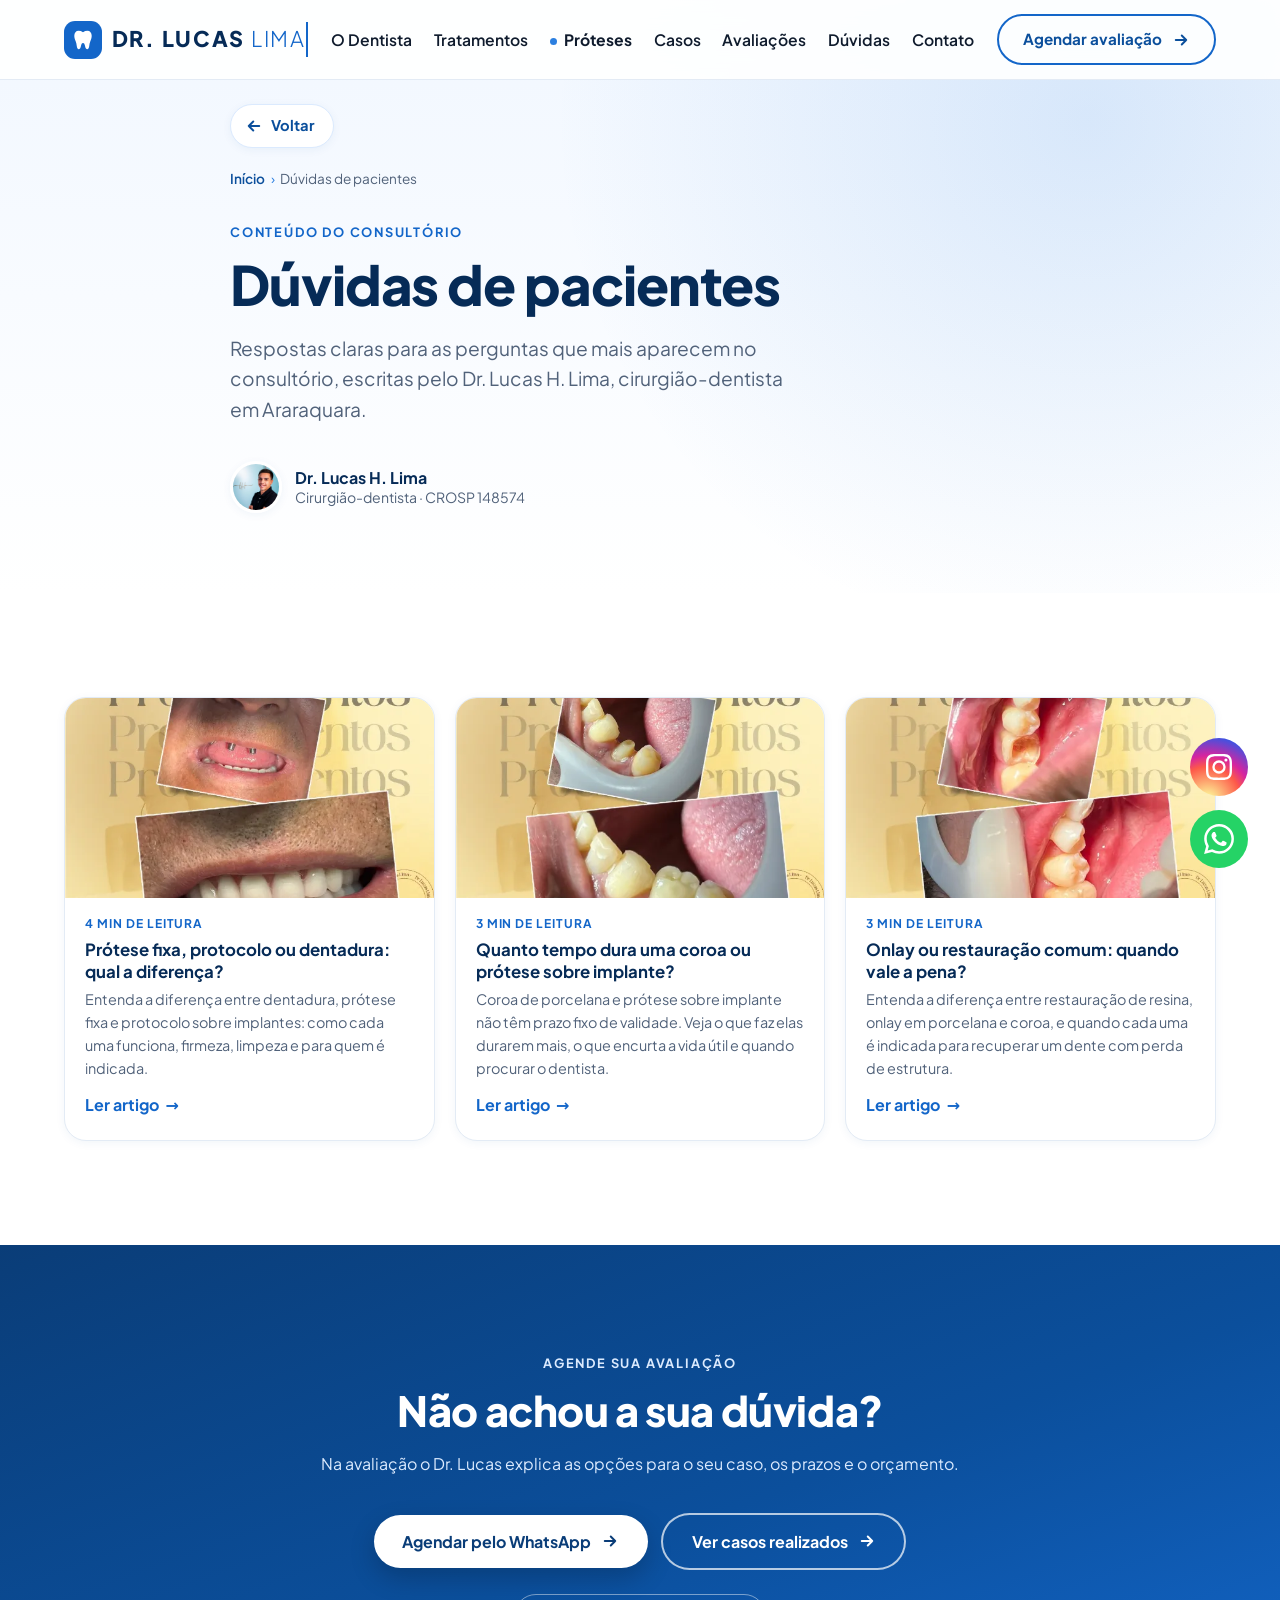
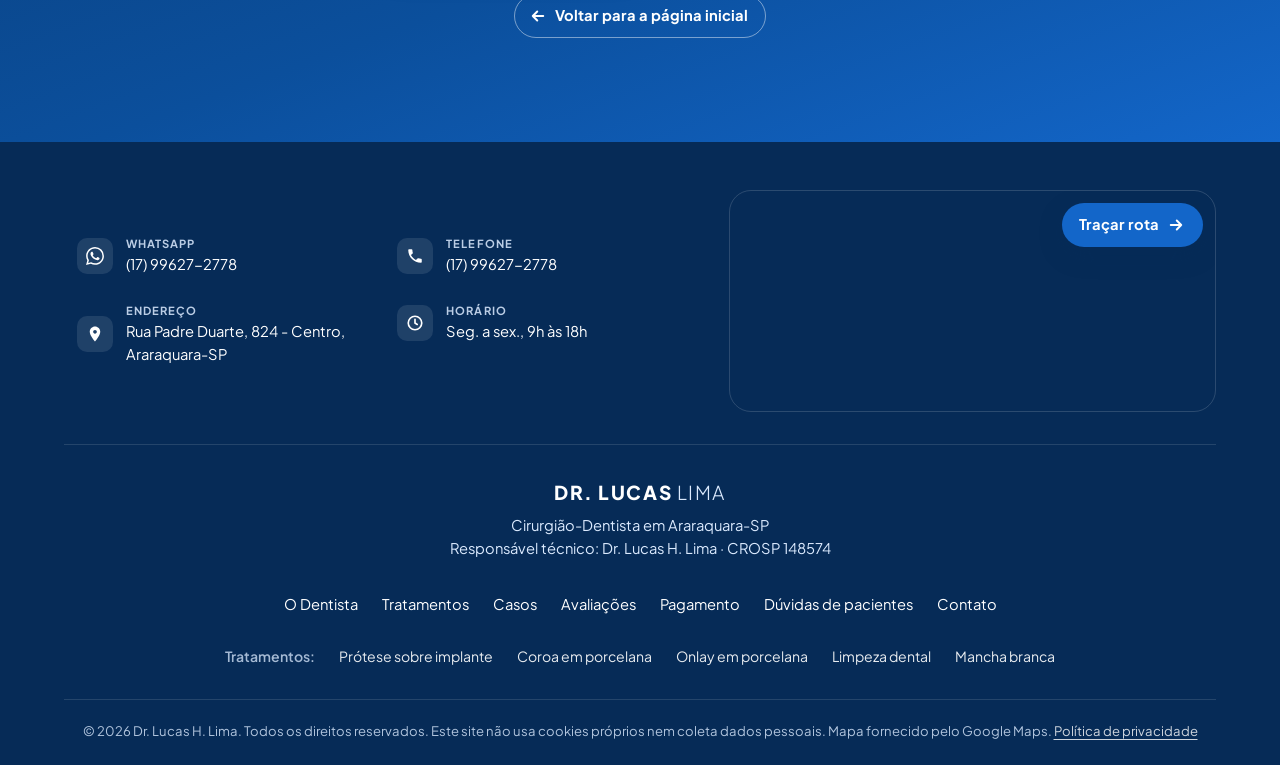
<file: duvidas/index.html>
<!DOCTYPE html>
<html lang="pt-BR">

<head>
    <meta charset="UTF-8">
    <meta name="viewport" content="width=device-width, initial-scale=1.0, viewport-fit=cover">
    <meta http-equiv="Content-Security-Policy"
        content="default-src 'self'; script-src 'self' https://cloud.umami.is; style-src 'self'; font-src 'self'; img-src 'self' data: https://images.unsplash.com; frame-src https://www.google.com; connect-src 'self' https://cloud.umami.is https://api-gateway.umami.dev; object-src 'none'; base-uri 'self'; form-action 'none'; upgrade-insecure-requests">
    <meta name="referrer" content="strict-origin-when-cross-origin">

    <title>Dúvidas de Pacientes | Dr. Lucas H. Lima – Dentista em Araraquara</title>
    <meta name="description"
        content="Respostas do Dr. Lucas H. Lima, dentista em Araraquara, para as dúvidas mais comuns sobre prótese, implante, coroa, onlay e cuidados com os dentes.">
    <meta name="robots" content="noindex, nofollow">
    <link rel="canonical" href="https://www.drlucaslima.com.br/duvidas/">
    <meta name="author" content="Dr. Lucas H. Lima">
    <meta name="theme-color" content="#0b4f9c">
    <meta name="geo.region" content="BR-SP">
    <meta name="geo.placename" content="Araraquara">

    <meta property="og:type" content="website">
    <meta property="og:locale" content="pt_BR">
    <meta property="og:site_name" content="Dr. Lucas H. Lima – Dentista em Araraquara">
    <meta property="og:title" content="Dúvidas de Pacientes">
    <meta property="og:description" content="Respostas do Dr. Lucas H. Lima, dentista em Araraquara, para as dúvidas mais comuns sobre prótese, implante, coroa, onlay e cuidados com os dentes.">
    <meta property="og:url" content="https://www.drlucaslima.com.br/duvidas/">
    <meta property="og:image" content="https://www.drlucaslima.com.br/img/dr-lucas-lima-dentista-araraquara.jpg">
    <meta name="twitter:card" content="summary_large_image">

    <link rel="icon" href="../favicon.svg" type="image/svg+xml">
    <link rel="manifest" href="../site.webmanifest">
    <link rel="preload" href="../fonts/plus-jakarta-sans-latin.woff2" as="font" type="font/woff2" crossorigin>
    <link rel="stylesheet" href="../styles.css">
    <script src="../script.js" defer></script>

    <script type="application/ld+json">
{
  "@context": "https://schema.org",
  "@graph": [
    {
      "@type": "CollectionPage",
      "@id": "https://www.drlucaslima.com.br/duvidas/#pagina",
      "url": "https://www.drlucaslima.com.br/duvidas/",
      "name": "Dúvidas de pacientes",
      "inLanguage": "pt-BR",
      "isPartOf": {
        "@id": "https://www.drlucaslima.com.br/#site"
      },
      "mainEntity": {
        "@type": "ItemList",
        "itemListElement": [
          {
            "@type": "ListItem",
            "position": 1,
            "url": "https://www.drlucaslima.com.br/duvidas/protese-fixa-protocolo-ou-dentadura/",
            "name": "Prótese fixa, protocolo ou dentadura: qual a diferença?"
          },
          {
            "@type": "ListItem",
            "position": 2,
            "url": "https://www.drlucaslima.com.br/duvidas/quanto-tempo-dura-coroa-e-protese-sobre-implante/",
            "name": "Quanto tempo dura uma coroa ou prótese sobre implante?"
          },
          {
            "@type": "ListItem",
            "position": 3,
            "url": "https://www.drlucaslima.com.br/duvidas/onlay-ou-restauracao-quando-vale-a-pena/",
            "name": "Onlay ou restauração comum: quando vale a pena?"
          }
        ]
      }
    },
    {
      "@type": "BreadcrumbList",
      "itemListElement": [
        {
          "@type": "ListItem",
          "position": 1,
          "name": "Início",
          "item": "https://www.drlucaslima.com.br/"
        },
        {
          "@type": "ListItem",
          "position": 2,
          "name": "Dúvidas de pacientes",
          "item": "https://www.drlucaslima.com.br/duvidas/"
        }
      ]
    }
  ]
}
    </script>
</head>

<body class="page-interna">
    <a class="skip-link" href="#conteudo">Pular para o conteúdo</a>

    <header class="header" id="main-header">
        <a href="../" class="logo" aria-label="Dr. Lucas Lima – início">
            <span class="logo-mark" aria-hidden="true">
                <svg viewBox="0 0 24 24" width="22" height="22" fill="currentColor">
                    <path d="M12 3.5c-1.5-1-3.2-1.5-4.8-1.5C4.3 2 2.5 4.3 2.5 7.4c0 2.3.8 4.2 1.5 6 .6 1.6 1 3.3 1.2 5.1.2 1.9.9 3.5 2.3 3.5 1.6 0 2-2 2.4-4 .3-1.4.8-2.8 2.1-2.8s1.8 1.4 2.1 2.8c.4 2 .8 4 2.4 4 1.4 0 2.1-1.6 2.3-3.5.2-1.8.6-3.5 1.2-5.1.7-1.8 1.5-3.7 1.5-6C21.5 4.3 19.7 2 16.8 2c-1.6 0-3.3.5-4.8 1.5z" />
                </svg>
            </span>
            <span class="typing-effect">DR. LUCAS <span>LIMA</span></span>
        </a>

        <button class="menu-toggle" id="mobile-menu" type="button" aria-label="Abrir menu" aria-expanded="false"
            aria-controls="nav-menu">
            <span class="bar"></span>
            <span class="bar"></span>
            <span class="bar"></span>
        </button>

        <nav class="nav" id="nav-menu" aria-label="Menu principal">
            <a href="../#sobre">O Dentista</a>
            <a href="../#tratamentos">Tratamentos</a>
            <a href="../#proteses" class="nav-highlight">Próteses</a>
            <a href="../#casos">Casos</a>
            <a href="../#avaliacoes">Avaliações</a>
            <a href="../#duvidas">Dúvidas</a>
            <a href="#contato">Contato</a>
            <a href="https://wa.me/5517996272778?text=Ol%C3%A1%2C%20Dr.%20Lucas!%20Vim%20pelo%20site%20e%20gostaria%20de%20agendar%20uma%20avalia%C3%A7%C3%A3o."
                target="_blank" rel="noopener noreferrer" class="btn-solid mobile-only-btn">Agendar avaliação</a>
        </nav>

        <a href="https://wa.me/5517996272778?text=Ol%C3%A1%2C%20Dr.%20Lucas!%20Vim%20pelo%20site%20e%20gostaria%20de%20agendar%20uma%20avalia%C3%A7%C3%A3o."
            target="_blank" rel="noopener noreferrer" class="btn-outline desktop-btn">Agendar avaliação</a>
    </header>

    <main id="conteudo">
        <section class="page-hero" aria-labelledby="page-title">
            <div class="container container-narrow">
                <a href="../#duvidas" class="back-link">Voltar</a>

                <nav class="breadcrumb" aria-label="Você está em">
                    <ol>
                        <li><a href="../">Início</a></li>
                        <li aria-current="page">Dúvidas de pacientes</li>
                    </ol>
                </nav>

                <p class="eyebrow">Conteúdo do consultório</p>
                <h1 id="page-title">Dúvidas de pacientes</h1>
                <p class="hero-text">Respostas claras para as perguntas que mais aparecem no consultório, escritas pelo
                    Dr. Lucas H. Lima, cirurgião-dentista em Araraquara.</p>
                <div class="article-meta">
                        <img src="../img/dr-lucas-lima-dentista-araraquara-480.webp" width="480" height="640" alt=""
                            class="article-avatar">
                        <span>
                            <strong>Dr. Lucas H. Lima</strong>
                            <span>Cirurgião-dentista · CROSP 148574</span>
                        </span>
                    </div>
            </div>
        </section>

        <section class="section-padding section-light" aria-label="Artigos">
            <div class="container">
                <ul class="article-list">
                    <li>
                        <a href="../duvidas/protese-fixa-protocolo-ou-dentadura/" class="article-card">
                            <img src="../img/casos/protocolo-superior-implante-600.webp" width="600" height="750" loading="lazy"
                                decoding="async" alt="">
                            <span class="article-card-body">
                                <span class="article-card-meta">4 min de leitura</span>
                                <strong>Prótese fixa, protocolo ou dentadura: qual a diferença?</strong>
                                <span>Entenda a diferença entre dentadura, prótese fixa e protocolo sobre implantes: como cada uma funciona, firmeza, limpeza e para quem é indicada.</span>
                                <span class="article-card-cta">Ler artigo</span>
                            </span>
                        </a>
                    </li>
                    <li>
                        <a href="../duvidas/quanto-tempo-dura-coroa-e-protese-sobre-implante/" class="article-card">
                            <img src="../img/casos/coroa-total-emax-600.webp" width="600" height="750" loading="lazy"
                                decoding="async" alt="">
                            <span class="article-card-body">
                                <span class="article-card-meta">3 min de leitura</span>
                                <strong>Quanto tempo dura uma coroa ou prótese sobre implante?</strong>
                                <span>Coroa de porcelana e prótese sobre implante não têm prazo fixo de validade. Veja o que faz elas durarem mais, o que encurta a vida útil e quando procurar o dentista.</span>
                                <span class="article-card-cta">Ler artigo</span>
                            </span>
                        </a>
                    </li>
                    <li>
                        <a href="../duvidas/onlay-ou-restauracao-quando-vale-a-pena/" class="article-card">
                            <img src="../img/casos/onlay-porcelana-600.webp" width="600" height="750" loading="lazy"
                                decoding="async" alt="">
                            <span class="article-card-body">
                                <span class="article-card-meta">3 min de leitura</span>
                                <strong>Onlay ou restauração comum: quando vale a pena?</strong>
                                <span>Entenda a diferença entre restauração de resina, onlay em porcelana e coroa, e quando cada uma é indicada para recuperar um dente com perda de estrutura.</span>
                                <span class="article-card-cta">Ler artigo</span>
                            </span>
                        </a>
                    </li>
                </ul>
            </div>
        </section>

        <section class="section-padding section-blue cta-band" aria-labelledby="cta-title">
            <div class="container container-narrow">
                <p class="eyebrow eyebrow-light">Agende sua avaliação</p>
                <h2 id="cta-title" class="section-title">Não achou a sua dúvida?</h2>
                <p>Na avaliação o Dr. Lucas explica as opções para o seu caso, os prazos e o orçamento.</p>
                <div class="section-actions">
                    <a href="https://wa.me/5517996272778?text=Ol%C3%A1%2C%20Dr.%20Lucas!%20Vim%20pelo%20site%20e%20gostaria%20de%20saber%20sobre%20uma%20d%C3%BAvida."
                        target="_blank" rel="noopener noreferrer" class="btn-solid btn-on-dark">Agendar pelo WhatsApp</a>
                    <a href="../#casos" class="btn-outline btn-on-dark">Ver casos realizados</a>
                </div>
                <div class="back-wrap">
                    <a href="../#duvidas" class="back-link back-link-light">Voltar para a página inicial</a>
                </div>
            </div>
        </section>
    </main>

    <footer class="footer">
        <!-- Contato compacto (o contato completo fica na página inicial) -->
        <div class="container footer-contact" id="contato">
            <ul class="fc-list">
                <li>
                    <a href="https://wa.me/5517996272778?text=Ol%C3%A1%2C%20Dr.%20Lucas!%20Vim%20pelo%20site%20e%20gostaria%20de%20saber%20sobre%20uma%20d%C3%BAvida."
                        target="_blank" rel="noopener noreferrer" class="fc-item">
                        <span class="fc-icon" aria-hidden="true"><svg viewBox="0 0 24 24" width="18" height="18"
                                fill="currentColor">
                                <use href="#i-whatsapp" />
                            </svg></span>
                        <span><small>WhatsApp</small>(17) 99627-2778</span>
                    </a>
                </li>
                <li>
                    <a href="tel:+5517996272778" class="fc-item">
                        <span class="fc-icon" aria-hidden="true"><svg viewBox="0 0 24 24" width="18" height="18"
                                fill="currentColor">
                                <path d="M6.62 10.79c1.44 2.83 3.76 5.14 6.59 6.59l2.2-2.2c.27-.27.67-.36 1.02-.24 1.12.37 2.33.57 3.57.57.55 0 1 .45 1 1V20c0 .55-.45 1-1 1-9.39 0-17-7.61-17-17 0-.55.45-1 1-1h3.5c.55 0 1 .45 1 1 0 1.25.2 2.45.57 3.57.11.35.03.74-.25 1.02l-2.2 2.2z" />
                            </svg></span>
                        <span><small>Telefone</small>(17) 99627-2778</span>
                    </a>
                </li>
                <li>
                    <a href="https://www.google.com/maps/search/?api=1&query=Rua+Padre+Duarte%2C+824+-+Centro%2C+Araraquara+-+SP%2C+14800-360"
                        target="_blank" rel="noopener noreferrer" class="fc-item">
                        <span class="fc-icon" aria-hidden="true"><svg viewBox="0 0 24 24" width="18" height="18"
                                fill="currentColor">
                                <path d="M12 2C8.13 2 5 5.13 5 9c0 5.25 7 13 7 13s7-7.75 7-13c0-3.87-3.13-7-7-7zm0 9.5c-1.38 0-2.5-1.12-2.5-2.5s1.12-2.5 2.5-2.5 2.5 1.12 2.5 2.5-1.12 2.5-2.5 2.5z" />
                            </svg></span>
                        <span><small>Endereço</small>Rua Padre Duarte, 824 - Centro, Araraquara-SP</span>
                    </a>
                </li>
                <li>
                    <div class="fc-item">
                        <span class="fc-icon" aria-hidden="true"><svg viewBox="0 0 24 24" width="18" height="18"
                                fill="none" stroke="currentColor" stroke-width="2.2" stroke-linecap="round">
                                <circle cx="12" cy="12" r="9" />
                                <path d="M12 7v5l3 2" />
                            </svg></span>
                        <span><small>Horário</small>Seg. a sex., 9h às 18h</span>
                    </div>
                </li>
            </ul>

            <div class="fc-map">
                <iframe
                    src="https://www.google.com/maps?q=Rua+Padre+Duarte%2C+824+-+Centro%2C+Araraquara+-+SP%2C+14800-360&output=embed"
                    title="Mapa do consultório do Dr. Lucas H. Lima – Rua Padre Duarte, 824, Centro, Araraquara-SP"
                    loading="lazy" referrerpolicy="strict-origin-when-cross-origin" allowfullscreen></iframe>
                <a class="map-route"
                    href="https://www.google.com/maps/dir/?api=1&destination=Rua+Padre+Duarte%2C+824+-+Centro%2C+Araraquara+-+SP%2C+14800-360"
                    target="_blank" rel="noopener noreferrer">Traçar rota</a>
            </div>
        </div>

        <div class="container footer-grid">
            <div>
                <p class="footer-brand">DR. LUCAS <span>LIMA</span></p>
                <p>Cirurgião-Dentista em Araraquara-SP<br>Responsável técnico: Dr. Lucas H. Lima · CROSP 148574</p>
            </div>
            <nav aria-label="Links do rodapé" class="footer-links">
                <a href="../#sobre">O Dentista</a>
                <a href="../#tratamentos">Tratamentos</a>
                <a href="../#casos">Casos</a>
                <a href="../#avaliacoes">Avaliações</a>
                <a href="../#pagamento">Pagamento</a>
                <a href="../duvidas/">Dúvidas de pacientes</a>
                <a href="../#contato">Contato</a>
            </nav>
            <nav aria-label="Tratamentos" class="footer-links footer-treatments">
                <span>Tratamentos:</span>
                <a href="../protese-sobre-implante-araraquara/">Prótese sobre implante</a>
                <a href="../coroa-de-porcelana-araraquara/">Coroa em porcelana</a>
                <a href="../onlay-em-porcelana-araraquara/">Onlay em porcelana</a>
                <a href="../limpeza-dental-araraquara/">Limpeza dental</a>
                <a href="../tratamento-mancha-branca-araraquara/">Mancha branca</a>
            </nav>
        </div>
        <p class="footer-copy">© <span id="year">2026</span> Dr. Lucas H. Lima. Todos os direitos reservados. Este
            site não usa cookies próprios nem coleta dados pessoais. Mapa fornecido pelo Google Maps. <a href="../politica-de-privacidade/" class="footer-privacy">Política de privacidade</a></p>
    </footer>

    <!-- BOTÕES FLUTUANTES (desktop) -->
    <div class="floating-buttons">
        <button id="back-to-top" class="float-btn back-top-btn" type="button" aria-label="Voltar ao topo">
            <svg viewBox="0 0 24 24" width="24" height="24" fill="currentColor" aria-hidden="true">
                <path d="M12 4l-8 8h6v8h4v-8h6z" />
            </svg>
        </button>
        <a href="https://www.instagram.com/drlucashlima/" target="_blank" rel="noopener noreferrer"
            class="float-btn social-btn insta-btn desktop-float" aria-label="Instagram do Dr. Lucas">
            <svg viewBox="0 0 24 24" width="26" height="26" fill="currentColor" aria-hidden="true">
                <use href="#i-instagram" />
            </svg>
        </a>
        <a href="https://wa.me/5517996272778?text=Ol%C3%A1%2C%20Dr.%20Lucas!%20Vim%20pelo%20site%20e%20gostaria%20de%20agendar%20uma%20avalia%C3%A7%C3%A3o."
            target="_blank" rel="noopener noreferrer" class="float-btn social-btn whats-btn desktop-float"
            aria-label="Agendar pelo WhatsApp">
            <svg viewBox="0 0 24 24" width="30" height="30" fill="currentColor" aria-hidden="true">
                <use href="#i-whatsapp" />
            </svg>
        </a>
    </div>

    <!-- BARRA FIXA (celular) -->
    <div class="mobile-cta" aria-label="Ações rápidas">
        <a href="tel:+5517996272778" class="mobile-cta-call">Ligar</a>
        <a href="https://wa.me/5517996272778?text=Ol%C3%A1%2C%20Dr.%20Lucas!%20Vim%20pelo%20site%20e%20gostaria%20de%20agendar%20uma%20avalia%C3%A7%C3%A3o."
            target="_blank" rel="noopener noreferrer" class="mobile-cta-whats">
            <svg viewBox="0 0 24 24" width="20" height="20" fill="currentColor" aria-hidden="true">
                <use href="#i-whatsapp" />
            </svg>
            Agendar pelo WhatsApp
        </a>
    </div>

    <!-- Ícones reutilizáveis -->
    <svg width="0" height="0" class="sprite" aria-hidden="true" focusable="false">
        <symbol id="i-whatsapp" viewBox="0 0 24 24">
            <path d="M17.472 14.382c-.297-.149-1.758-.867-2.03-.967-.273-.099-.471-.148-.67.15-.197.297-.767.966-.94 1.164-.173.199-.347.223-.644.075-.297-.15-1.255-.463-2.39-1.475-.883-.788-1.48-1.761-1.653-2.059-.173-.297-.018-.458.13-.606.134-.133.298-.347.446-.52.149-.174.198-.298.298-.497.099-.198.05-.371-.025-.52-.075-.149-.669-1.612-.916-2.207-.242-.579-.487-.5-.669-.51a12.8 12.8 0 0 0-.57-.01c-.198 0-.52.074-.792.372-.272.297-1.04 1.016-1.04 2.479 0 1.462 1.065 2.875 1.213 3.074.149.198 2.096 3.2 5.077 4.487.709.306 1.262.489 1.694.625.712.227 1.36.195 1.871.118.571-.085 1.758-.719 2.006-1.413.248-.694.248-1.289.173-1.413-.074-.124-.272-.198-.57-.347m-5.421 7.403h-.004a9.87 9.87 0 0 1-5.031-1.378l-.361-.214-3.741.982.998-3.648-.235-.374a9.86 9.86 0 0 1-1.51-5.26c.001-5.45 4.436-9.884 9.888-9.884 2.64 0 5.122 1.03 6.988 2.898a9.82 9.82 0 0 1 2.893 6.994c-.003 5.45-4.437 9.884-9.885 9.884m8.413-18.297A11.815 11.815 0 0 0 12.05 0C5.495 0 .16 5.335.157 11.892c0 2.096.547 4.142 1.588 5.945L.057 24l6.305-1.654a11.882 11.882 0 0 0 5.683 1.448h.005c6.554 0 11.89-5.335 11.893-11.893a11.821 11.821 0 0 0-3.48-8.413Z" />
        </symbol>
        <symbol id="i-instagram" viewBox="0 0 24 24">
            <path d="M12 2.163c3.204 0 3.584.012 4.85.07 3.252.148 4.771 1.691 4.919 4.919.058 1.265.069 1.645.069 4.849 0 3.205-.012 3.584-.069 4.849-.149 3.225-1.664 4.771-4.919 4.919-1.266.058-1.644.07-4.85.07-3.204 0-3.584-.012-4.849-.07-3.26-.149-4.771-1.699-4.919-4.92-.058-1.265-.07-1.644-.07-4.849 0-3.204.013-3.583.07-4.849.149-3.227 1.664-4.771 4.919-4.919 1.266-.057 1.645-.069 4.849-.069zM12 0C8.741 0 8.333.014 7.053.072 2.695.272.273 2.69.073 7.052.014 8.333 0 8.741 0 12c0 3.259.014 3.668.072 4.948.2 4.358 2.618 6.78 6.98 6.98C8.333 23.986 8.741 24 12 24c3.259 0 3.668-.014 4.948-.072 4.354-.2 6.782-2.618 6.979-6.98.059-1.28.073-1.689.073-4.948 0-3.259-.014-3.667-.072-4.947-.196-4.354-2.617-6.78-6.979-6.98C15.668.014 15.259 0 12 0zm0 5.838a6.162 6.162 0 100 12.324 6.162 6.162 0 000-12.324zM12 16a4 4 0 110-8 4 4 0 010 8zm6.406-11.845a1.44 1.44 0 100 2.881 1.44 1.44 0 000-2.881z" />
        </symbol>
    </svg>
</body>

</html>
</file>
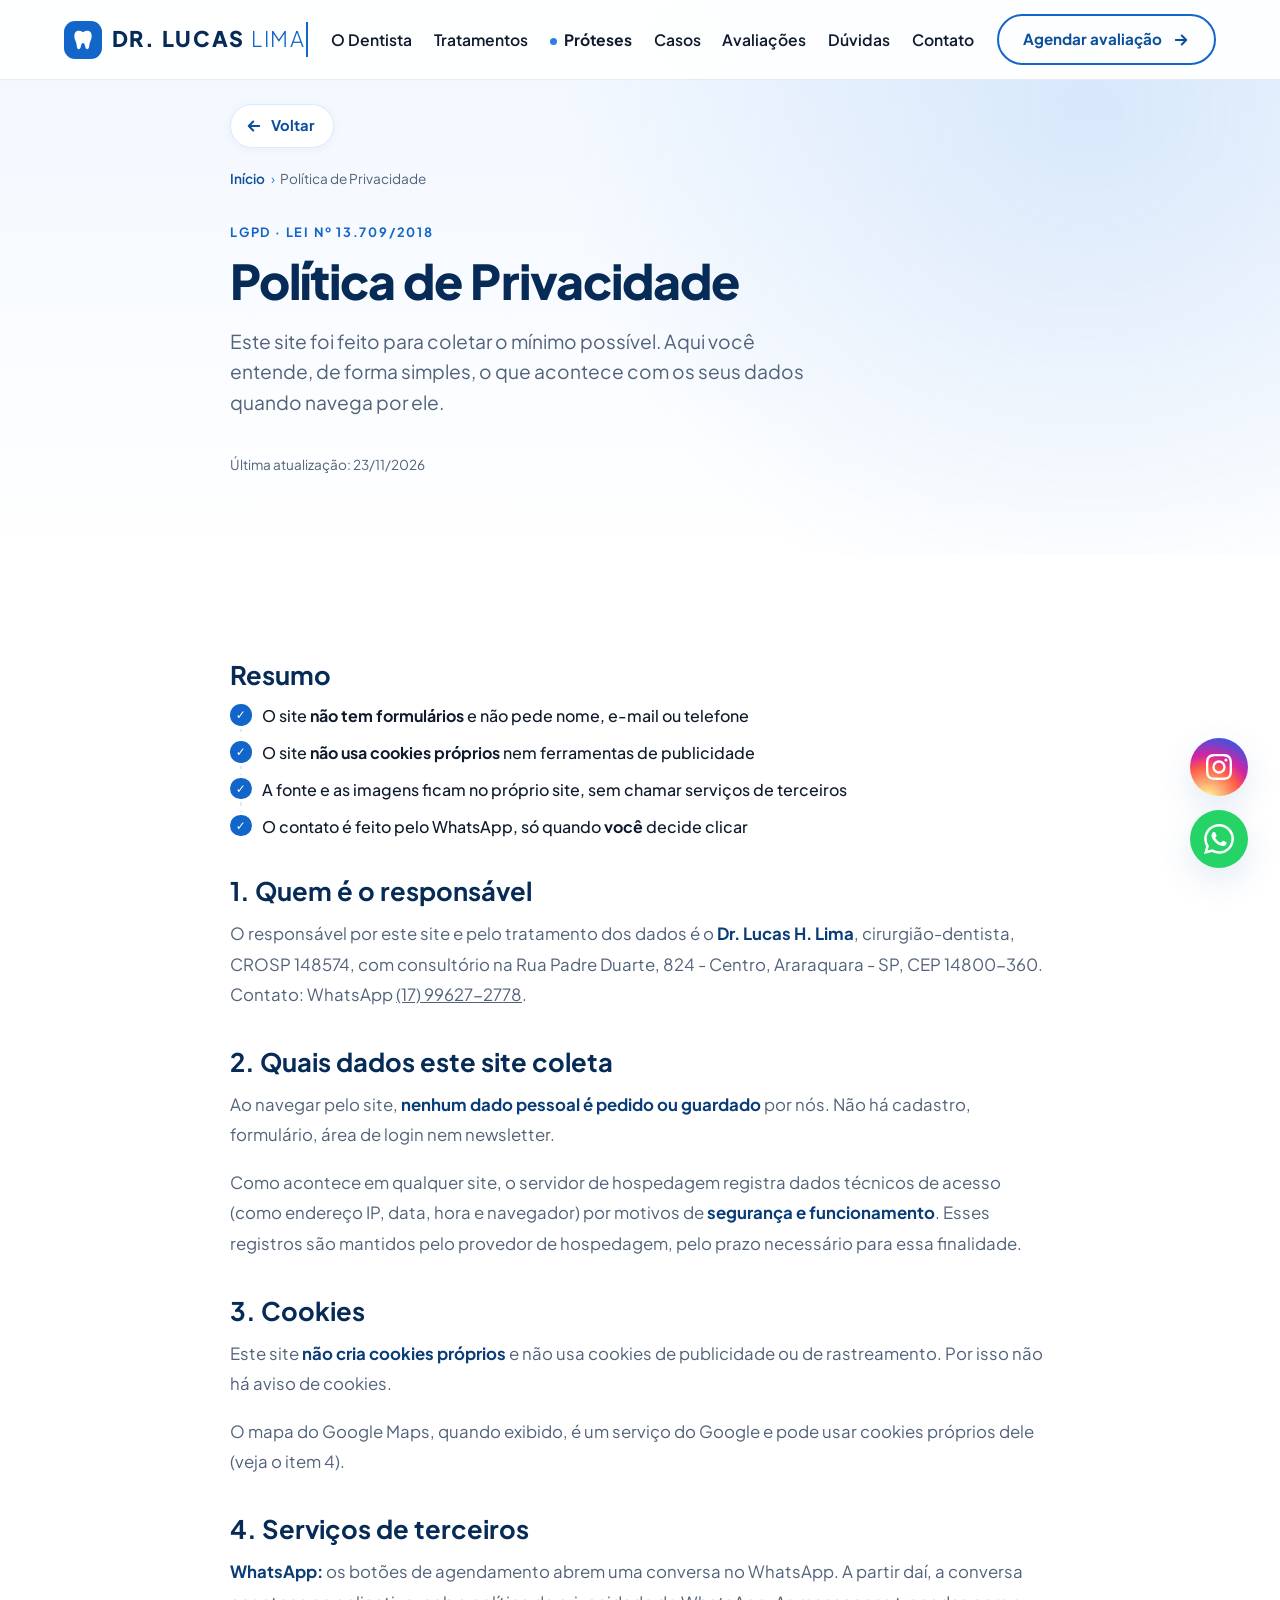
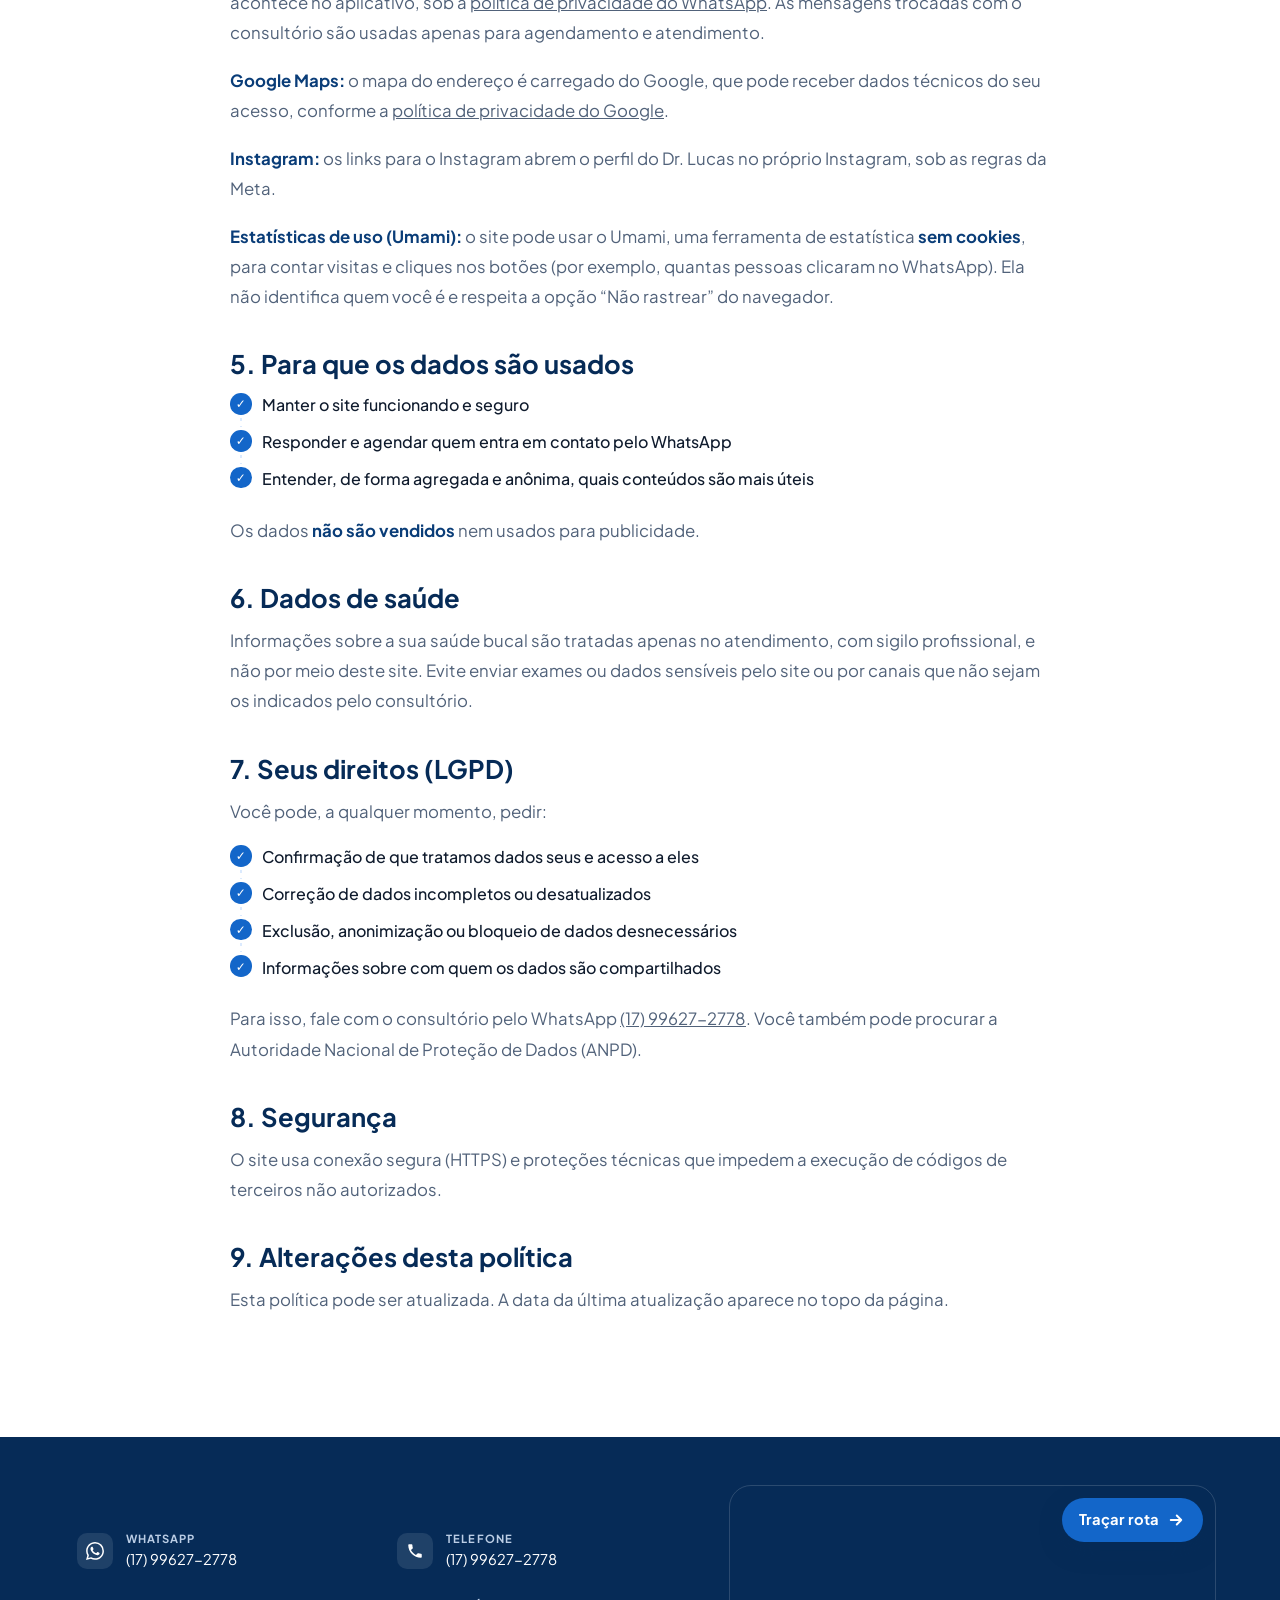
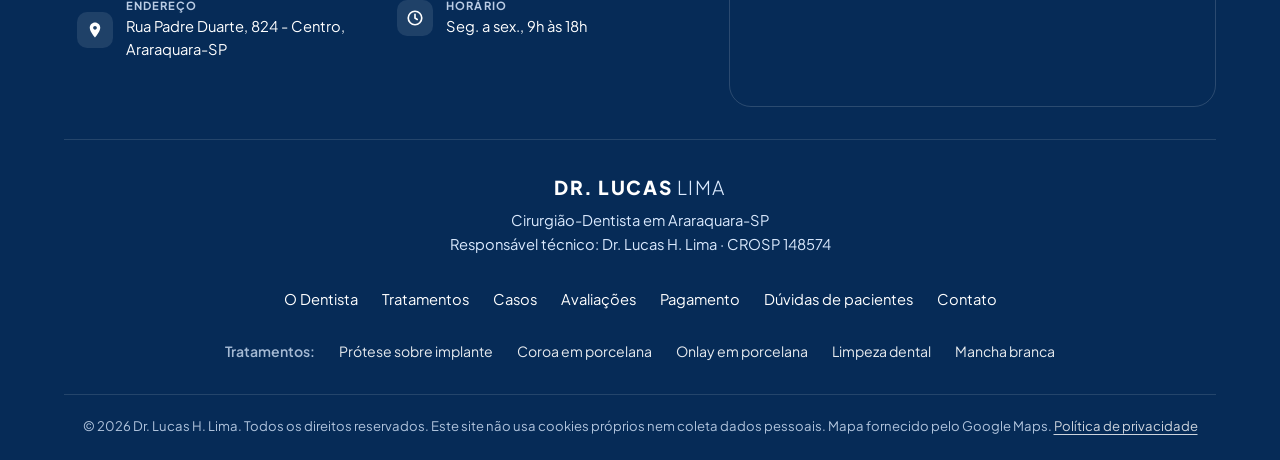
<file: politica-de-privacidade/index.html>
<!DOCTYPE html>
<html lang="pt-BR">

<head>
    <meta charset="UTF-8">
    <meta name="viewport" content="width=device-width, initial-scale=1.0, viewport-fit=cover">
    <meta http-equiv="Content-Security-Policy"
        content="default-src 'self'; script-src 'self' https://cloud.umami.is; style-src 'self'; font-src 'self'; img-src 'self' data: https://images.unsplash.com; frame-src https://www.google.com; connect-src 'self' https://cloud.umami.is https://api-gateway.umami.dev; object-src 'none'; base-uri 'self'; form-action 'none'; upgrade-insecure-requests">
    <meta name="referrer" content="strict-origin-when-cross-origin">

    <title>Política de Privacidade | Dr. Lucas H. Lima – Dentista em Araraquara</title>
    <meta name="description"
        content="Como o site do Dr. Lucas H. Lima, dentista em Araraquara, trata dados pessoais: sem cookies próprios, sem formulários, e quais serviços externos são usados.">
    <meta name="robots" content="noindex, nofollow">
    <link rel="canonical" href="https://www.drlucaslima.com.br/politica-de-privacidade/">
    <meta name="theme-color" content="#0b4f9c">

    <link rel="icon" href="../favicon.svg" type="image/svg+xml">
    <link rel="manifest" href="../site.webmanifest">
    <link rel="preload" href="../fonts/plus-jakarta-sans-latin.woff2" as="font" type="font/woff2" crossorigin>
    <link rel="stylesheet" href="../styles.css">
    <script src="../script.js" defer></script>

    <script type="application/ld+json">
{
  "@context": "https://schema.org",
  "@graph": [
    {
      "@type": "WebPage",
      "@id": "https://www.drlucaslima.com.br/politica-de-privacidade/#pagina",
      "url": "https://www.drlucaslima.com.br/politica-de-privacidade/",
      "name": "Política de Privacidade",
      "inLanguage": "pt-BR",
      "isPartOf": {
        "@id": "https://www.drlucaslima.com.br/#site"
      },
      "dateModified": "2026-11-23"
    },
    {
      "@type": "BreadcrumbList",
      "itemListElement": [
        {
          "@type": "ListItem",
          "position": 1,
          "name": "Início",
          "item": "https://www.drlucaslima.com.br/"
        },
        {
          "@type": "ListItem",
          "position": 2,
          "name": "Política de Privacidade",
          "item": "https://www.drlucaslima.com.br/politica-de-privacidade/"
        }
      ]
    }
  ]
}
    </script>
</head>

<body class="page-interna">
    <a class="skip-link" href="#conteudo">Pular para o conteúdo</a>

    <header class="header" id="main-header">
        <a href="../" class="logo" aria-label="Dr. Lucas Lima – início">
            <span class="logo-mark" aria-hidden="true">
                <svg viewBox="0 0 24 24" width="22" height="22" fill="currentColor">
                    <path d="M12 3.5c-1.5-1-3.2-1.5-4.8-1.5C4.3 2 2.5 4.3 2.5 7.4c0 2.3.8 4.2 1.5 6 .6 1.6 1 3.3 1.2 5.1.2 1.9.9 3.5 2.3 3.5 1.6 0 2-2 2.4-4 .3-1.4.8-2.8 2.1-2.8s1.8 1.4 2.1 2.8c.4 2 .8 4 2.4 4 1.4 0 2.1-1.6 2.3-3.5.2-1.8.6-3.5 1.2-5.1.7-1.8 1.5-3.7 1.5-6C21.5 4.3 19.7 2 16.8 2c-1.6 0-3.3.5-4.8 1.5z" />
                </svg>
            </span>
            <span class="typing-effect">DR. LUCAS <span>LIMA</span></span>
        </a>

        <button class="menu-toggle" id="mobile-menu" type="button" aria-label="Abrir menu" aria-expanded="false"
            aria-controls="nav-menu">
            <span class="bar"></span>
            <span class="bar"></span>
            <span class="bar"></span>
        </button>

        <nav class="nav" id="nav-menu" aria-label="Menu principal">
            <a href="../#sobre">O Dentista</a>
            <a href="../#tratamentos">Tratamentos</a>
            <a href="../#proteses" class="nav-highlight">Próteses</a>
            <a href="../#casos">Casos</a>
            <a href="../#avaliacoes">Avaliações</a>
            <a href="../#duvidas">Dúvidas</a>
            <a href="#contato">Contato</a>
            <a href="https://wa.me/5517996272778?text=Ol%C3%A1%2C%20Dr.%20Lucas!%20Vim%20pelo%20site%20e%20gostaria%20de%20agendar%20uma%20avalia%C3%A7%C3%A3o."
                target="_blank" rel="noopener noreferrer" class="btn-solid mobile-only-btn">Agendar avaliação</a>
        </nav>

        <a href="https://wa.me/5517996272778?text=Ol%C3%A1%2C%20Dr.%20Lucas!%20Vim%20pelo%20site%20e%20gostaria%20de%20agendar%20uma%20avalia%C3%A7%C3%A3o."
            target="_blank" rel="noopener noreferrer" class="btn-outline desktop-btn">Agendar avaliação</a>
    </header>

    <main id="conteudo">
        <section class="page-hero article-hero" aria-labelledby="page-title">
            <div class="container container-narrow">
                <a href="../" class="back-link">Voltar</a>

                <nav class="breadcrumb" aria-label="Você está em">
                    <ol>
                        <li><a href="../">Início</a></li>
                        <li aria-current="page">Política de Privacidade</li>
                    </ol>
                </nav>

                <p class="eyebrow">LGPD · Lei nº 13.709/2018</p>
                <h1 id="page-title">Política de Privacidade</h1>
                <p class="hero-text">Este site foi feito para coletar o mínimo possível. Aqui você entende, de forma
                    simples, o que acontece com os seus dados quando navega por ele.</p>
                <p class="article-date">Última atualização: <time datetime="2026-11-23">23/11/2026</time></p>
            </div>
        </section>

        <div class="section-padding section-light">
            <div class="container container-narrow prose article-body privacy">

                <h2>Resumo</h2>
                <ul class="check-list">
                    <li>O site <strong>não tem formulários</strong> e não pede nome, e-mail ou telefone</li>
                    <li>O site <strong>não usa cookies próprios</strong> nem ferramentas de publicidade</li>
                    <li>A fonte e as imagens ficam no próprio site, sem chamar serviços de terceiros</li>
                    <li>O contato é feito pelo WhatsApp, só quando <strong>você</strong> decide clicar</li>
                </ul>

                <h2>1. Quem é o responsável</h2>
                <p>O responsável por este site e pelo tratamento dos dados é o <strong>Dr. Lucas H. Lima</strong>,
                    cirurgião-dentista, CROSP 148574, com consultório na Rua Padre Duarte, 824 - Centro, Araraquara - SP,
                    CEP 14800-360. Contato: WhatsApp <a href="tel:+5517996272778">(17) 99627-2778</a>.</p>
                <!-- TROCAR: incluir e-mail de contato quando houver -->

                <h2>2. Quais dados este site coleta</h2>
                <p>Ao navegar pelo site, <strong>nenhum dado pessoal é pedido ou guardado</strong> por nós. Não há
                    cadastro, formulário, área de login nem newsletter.</p>
                <p>Como acontece em qualquer site, o servidor de hospedagem registra dados técnicos de acesso (como
                    endereço IP, data, hora e navegador) por motivos de <strong>segurança e funcionamento</strong>. Esses
                    registros são mantidos pelo provedor de hospedagem, pelo prazo necessário para essa finalidade.</p>

                <h2>3. Cookies</h2>
                <p>Este site <strong>não cria cookies próprios</strong> e não usa cookies de publicidade ou de
                    rastreamento. Por isso não há aviso de cookies.</p>
                <p>O mapa do Google Maps, quando exibido, é um serviço do Google e pode usar cookies próprios dele
                    (veja o item 4).</p>

                <h2>4. Serviços de terceiros</h2>
                <p><strong>WhatsApp:</strong> os botões de agendamento abrem uma conversa no WhatsApp. A partir daí, a
                    conversa acontece no aplicativo, sob a <a href="https://www.whatsapp.com/legal/privacy-policy"
                        target="_blank" rel="noopener noreferrer">política de privacidade do WhatsApp</a>. As mensagens
                    trocadas com o consultório são usadas apenas para agendamento e atendimento.</p>
                <p><strong>Google Maps:</strong> o mapa do endereço é carregado do Google, que pode receber dados técnicos
                    do seu acesso, conforme a <a href="https://policies.google.com/privacy" target="_blank"
                        rel="noopener noreferrer">política de privacidade do Google</a>.</p>
                <p><strong>Instagram:</strong> os links para o Instagram abrem o perfil do Dr. Lucas no próprio
                    Instagram, sob as regras da Meta.</p>
                <p><strong>Estatísticas de uso (Umami):</strong> o site pode usar o Umami, uma ferramenta de
                    estatística <strong>sem cookies</strong>, para contar visitas e cliques nos botões (por exemplo,
                    quantas pessoas clicaram no WhatsApp). Ela não identifica quem você é e respeita a opção
                    “Não rastrear” do navegador.</p>

                <h2>5. Para que os dados são usados</h2>
                <ul class="check-list">
                    <li>Manter o site funcionando e seguro</li>
                    <li>Responder e agendar quem entra em contato pelo WhatsApp</li>
                    <li>Entender, de forma agregada e anônima, quais conteúdos são mais úteis</li>
                </ul>
                <p>Os dados <strong>não são vendidos</strong> nem usados para publicidade.</p>

                <h2>6. Dados de saúde</h2>
                <p>Informações sobre a sua saúde bucal são tratadas apenas no atendimento, com sigilo profissional, e
                    não por meio deste site. Evite enviar exames ou dados sensíveis pelo site ou por canais que não sejam
                    os indicados pelo consultório.</p>

                <h2>7. Seus direitos (LGPD)</h2>
                <p>Você pode, a qualquer momento, pedir:</p>
                <ul class="check-list">
                    <li>Confirmação de que tratamos dados seus e acesso a eles</li>
                    <li>Correção de dados incompletos ou desatualizados</li>
                    <li>Exclusão, anonimização ou bloqueio de dados desnecessários</li>
                    <li>Informações sobre com quem os dados são compartilhados</li>
                </ul>
                <p>Para isso, fale com o consultório pelo WhatsApp <a href="tel:+5517996272778">(17) 99627-2778</a>.
                    Você também pode procurar a Autoridade Nacional de Proteção de Dados (ANPD).</p>

                <h2>8. Segurança</h2>
                <p>O site usa conexão segura (HTTPS) e proteções técnicas que impedem a execução de códigos de terceiros
                    não autorizados.</p>

                <h2>9. Alterações desta política</h2>
                <p>Esta política pode ser atualizada. A data da última atualização aparece no topo da página.</p>
            </div>
        </div>
    </main>

    <footer class="footer">
        <!-- Contato compacto (o contato completo fica na página inicial) -->
        <div class="container footer-contact" id="contato">
            <ul class="fc-list">
                <li>
                    <a href="https://wa.me/5517996272778?text=Ol%C3%A1%2C%20Dr.%20Lucas!%20Vim%20pelo%20site%20e%20tenho%20uma%20d%C3%BAvida%20sobre%20privacidade%20e%20meus%20dados."
                        target="_blank" rel="noopener noreferrer" class="fc-item">
                        <span class="fc-icon" aria-hidden="true"><svg viewBox="0 0 24 24" width="18" height="18"
                                fill="currentColor">
                                <use href="#i-whatsapp" />
                            </svg></span>
                        <span><small>WhatsApp</small>(17) 99627-2778</span>
                    </a>
                </li>
                <li>
                    <a href="tel:+5517996272778" class="fc-item">
                        <span class="fc-icon" aria-hidden="true"><svg viewBox="0 0 24 24" width="18" height="18"
                                fill="currentColor">
                                <path d="M6.62 10.79c1.44 2.83 3.76 5.14 6.59 6.59l2.2-2.2c.27-.27.67-.36 1.02-.24 1.12.37 2.33.57 3.57.57.55 0 1 .45 1 1V20c0 .55-.45 1-1 1-9.39 0-17-7.61-17-17 0-.55.45-1 1-1h3.5c.55 0 1 .45 1 1 0 1.25.2 2.45.57 3.57.11.35.03.74-.25 1.02l-2.2 2.2z" />
                            </svg></span>
                        <span><small>Telefone</small>(17) 99627-2778</span>
                    </a>
                </li>
                <li>
                    <a href="https://www.google.com/maps/search/?api=1&query=Rua+Padre+Duarte%2C+824+-+Centro%2C+Araraquara+-+SP%2C+14800-360"
                        target="_blank" rel="noopener noreferrer" class="fc-item">
                        <span class="fc-icon" aria-hidden="true"><svg viewBox="0 0 24 24" width="18" height="18"
                                fill="currentColor">
                                <path d="M12 2C8.13 2 5 5.13 5 9c0 5.25 7 13 7 13s7-7.75 7-13c0-3.87-3.13-7-7-7zm0 9.5c-1.38 0-2.5-1.12-2.5-2.5s1.12-2.5 2.5-2.5 2.5 1.12 2.5 2.5-1.12 2.5-2.5 2.5z" />
                            </svg></span>
                        <span><small>Endereço</small>Rua Padre Duarte, 824 - Centro, Araraquara-SP</span>
                    </a>
                </li>
                <li>
                    <div class="fc-item">
                        <span class="fc-icon" aria-hidden="true"><svg viewBox="0 0 24 24" width="18" height="18"
                                fill="none" stroke="currentColor" stroke-width="2.2" stroke-linecap="round">
                                <circle cx="12" cy="12" r="9" />
                                <path d="M12 7v5l3 2" />
                            </svg></span>
                        <span><small>Horário</small>Seg. a sex., 9h às 18h</span>
                    </div>
                </li>
            </ul>

            <div class="fc-map">
                <iframe
                    src="https://www.google.com/maps?q=Rua+Padre+Duarte%2C+824+-+Centro%2C+Araraquara+-+SP%2C+14800-360&output=embed"
                    title="Mapa do consultório do Dr. Lucas H. Lima – Rua Padre Duarte, 824, Centro, Araraquara-SP"
                    loading="lazy" referrerpolicy="strict-origin-when-cross-origin" allowfullscreen></iframe>
                <a class="map-route"
                    href="https://www.google.com/maps/dir/?api=1&destination=Rua+Padre+Duarte%2C+824+-+Centro%2C+Araraquara+-+SP%2C+14800-360"
                    target="_blank" rel="noopener noreferrer">Traçar rota</a>
            </div>
        </div>

        <div class="container footer-grid">
            <div>
                <p class="footer-brand">DR. LUCAS <span>LIMA</span></p>
                <p>Cirurgião-Dentista em Araraquara-SP<br>Responsável técnico: Dr. Lucas H. Lima · CROSP 148574</p>
            </div>
            <nav aria-label="Links do rodapé" class="footer-links">
                <a href="../#sobre">O Dentista</a>
                <a href="../#tratamentos">Tratamentos</a>
                <a href="../#casos">Casos</a>
                <a href="../#avaliacoes">Avaliações</a>
                <a href="../#pagamento">Pagamento</a>
                <a href="../duvidas/">Dúvidas de pacientes</a>
                <a href="../#contato">Contato</a>
            </nav>
            <nav aria-label="Tratamentos" class="footer-links footer-treatments">
                <span>Tratamentos:</span>
                <a href="../protese-sobre-implante-araraquara/">Prótese sobre implante</a>
                <a href="../coroa-de-porcelana-araraquara/">Coroa em porcelana</a>
                <a href="../onlay-em-porcelana-araraquara/">Onlay em porcelana</a>
                <a href="../limpeza-dental-araraquara/">Limpeza dental</a>
                <a href="../tratamento-mancha-branca-araraquara/">Mancha branca</a>
            </nav>
        </div>
        <p class="footer-copy">© <span id="year">2026</span> Dr. Lucas H. Lima. Todos os direitos reservados. Este
            site não usa cookies próprios nem coleta dados pessoais. Mapa fornecido pelo Google Maps. <a href="../politica-de-privacidade/" class="footer-privacy">Política de privacidade</a></p>
    </footer>

    <!-- BOTÕES FLUTUANTES (desktop) -->
    <div class="floating-buttons">
        <button id="back-to-top" class="float-btn back-top-btn" type="button" aria-label="Voltar ao topo">
            <svg viewBox="0 0 24 24" width="24" height="24" fill="currentColor" aria-hidden="true">
                <path d="M12 4l-8 8h6v8h4v-8h6z" />
            </svg>
        </button>
        <a href="https://www.instagram.com/drlucashlima/" target="_blank" rel="noopener noreferrer"
            class="float-btn social-btn insta-btn desktop-float" aria-label="Instagram do Dr. Lucas">
            <svg viewBox="0 0 24 24" width="26" height="26" fill="currentColor" aria-hidden="true">
                <use href="#i-instagram" />
            </svg>
        </a>
        <a href="https://wa.me/5517996272778?text=Ol%C3%A1%2C%20Dr.%20Lucas!%20Vim%20pelo%20site%20e%20gostaria%20de%20agendar%20uma%20avalia%C3%A7%C3%A3o."
            target="_blank" rel="noopener noreferrer" class="float-btn social-btn whats-btn desktop-float"
            aria-label="Agendar pelo WhatsApp">
            <svg viewBox="0 0 24 24" width="30" height="30" fill="currentColor" aria-hidden="true">
                <use href="#i-whatsapp" />
            </svg>
        </a>
    </div>

    <!-- BARRA FIXA (celular) -->
    <div class="mobile-cta" aria-label="Ações rápidas">
        <a href="tel:+5517996272778" class="mobile-cta-call">Ligar</a>
        <a href="https://wa.me/5517996272778?text=Ol%C3%A1%2C%20Dr.%20Lucas!%20Vim%20pelo%20site%20e%20gostaria%20de%20agendar%20uma%20avalia%C3%A7%C3%A3o."
            target="_blank" rel="noopener noreferrer" class="mobile-cta-whats">
            <svg viewBox="0 0 24 24" width="20" height="20" fill="currentColor" aria-hidden="true">
                <use href="#i-whatsapp" />
            </svg>
            Agendar pelo WhatsApp
        </a>
    </div>

    <!-- Ícones reutilizáveis -->
    <svg width="0" height="0" class="sprite" aria-hidden="true" focusable="false">
        <symbol id="i-whatsapp" viewBox="0 0 24 24">
            <path d="M17.472 14.382c-.297-.149-1.758-.867-2.03-.967-.273-.099-.471-.148-.67.15-.197.297-.767.966-.94 1.164-.173.199-.347.223-.644.075-.297-.15-1.255-.463-2.39-1.475-.883-.788-1.48-1.761-1.653-2.059-.173-.297-.018-.458.13-.606.134-.133.298-.347.446-.52.149-.174.198-.298.298-.497.099-.198.05-.371-.025-.52-.075-.149-.669-1.612-.916-2.207-.242-.579-.487-.5-.669-.51a12.8 12.8 0 0 0-.57-.01c-.198 0-.52.074-.792.372-.272.297-1.04 1.016-1.04 2.479 0 1.462 1.065 2.875 1.213 3.074.149.198 2.096 3.2 5.077 4.487.709.306 1.262.489 1.694.625.712.227 1.36.195 1.871.118.571-.085 1.758-.719 2.006-1.413.248-.694.248-1.289.173-1.413-.074-.124-.272-.198-.57-.347m-5.421 7.403h-.004a9.87 9.87 0 0 1-5.031-1.378l-.361-.214-3.741.982.998-3.648-.235-.374a9.86 9.86 0 0 1-1.51-5.26c.001-5.45 4.436-9.884 9.888-9.884 2.64 0 5.122 1.03 6.988 2.898a9.82 9.82 0 0 1 2.893 6.994c-.003 5.45-4.437 9.884-9.885 9.884m8.413-18.297A11.815 11.815 0 0 0 12.05 0C5.495 0 .16 5.335.157 11.892c0 2.096.547 4.142 1.588 5.945L.057 24l6.305-1.654a11.882 11.882 0 0 0 5.683 1.448h.005c6.554 0 11.89-5.335 11.893-11.893a11.821 11.821 0 0 0-3.48-8.413Z" />
        </symbol>
        <symbol id="i-instagram" viewBox="0 0 24 24">
            <path d="M12 2.163c3.204 0 3.584.012 4.85.07 3.252.148 4.771 1.691 4.919 4.919.058 1.265.069 1.645.069 4.849 0 3.205-.012 3.584-.069 4.849-.149 3.225-1.664 4.771-4.919 4.919-1.266.058-1.644.07-4.85.07-3.204 0-3.584-.012-4.849-.07-3.26-.149-4.771-1.699-4.919-4.92-.058-1.265-.07-1.644-.07-4.849 0-3.204.013-3.583.07-4.849.149-3.227 1.664-4.771 4.919-4.919 1.266-.057 1.645-.069 4.849-.069zM12 0C8.741 0 8.333.014 7.053.072 2.695.272.273 2.69.073 7.052.014 8.333 0 8.741 0 12c0 3.259.014 3.668.072 4.948.2 4.358 2.618 6.78 6.98 6.98C8.333 23.986 8.741 24 12 24c3.259 0 3.668-.014 4.948-.072 4.354-.2 6.782-2.618 6.979-6.98.059-1.28.073-1.689.073-4.948 0-3.259-.014-3.667-.072-4.947-.196-4.354-2.617-6.78-6.979-6.98C15.668.014 15.259 0 12 0zm0 5.838a6.162 6.162 0 100 12.324 6.162 6.162 0 000-12.324zM12 16a4 4 0 110-8 4 4 0 010 8zm6.406-11.845a1.44 1.44 0 100 2.881 1.44 1.44 0 000-2.881z" />
        </symbol>
    </svg>
</body>

</html>
</file>
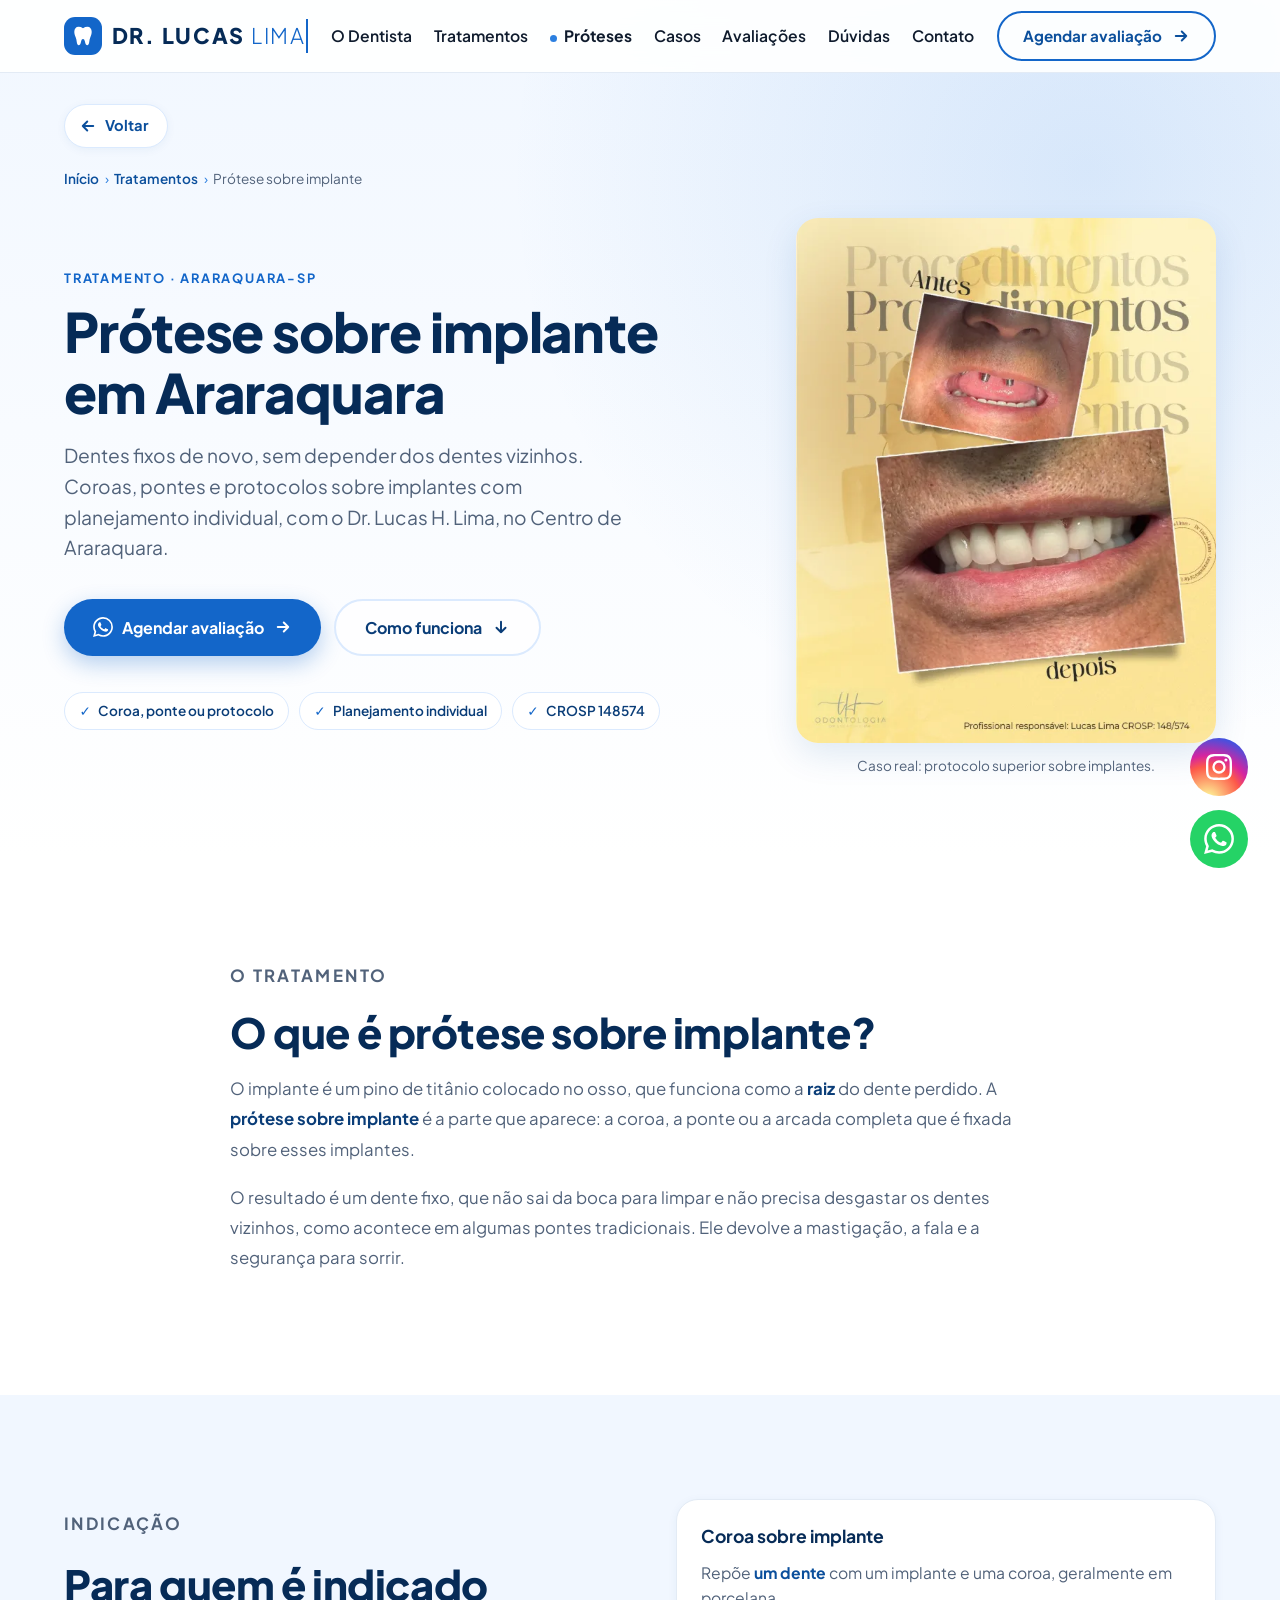
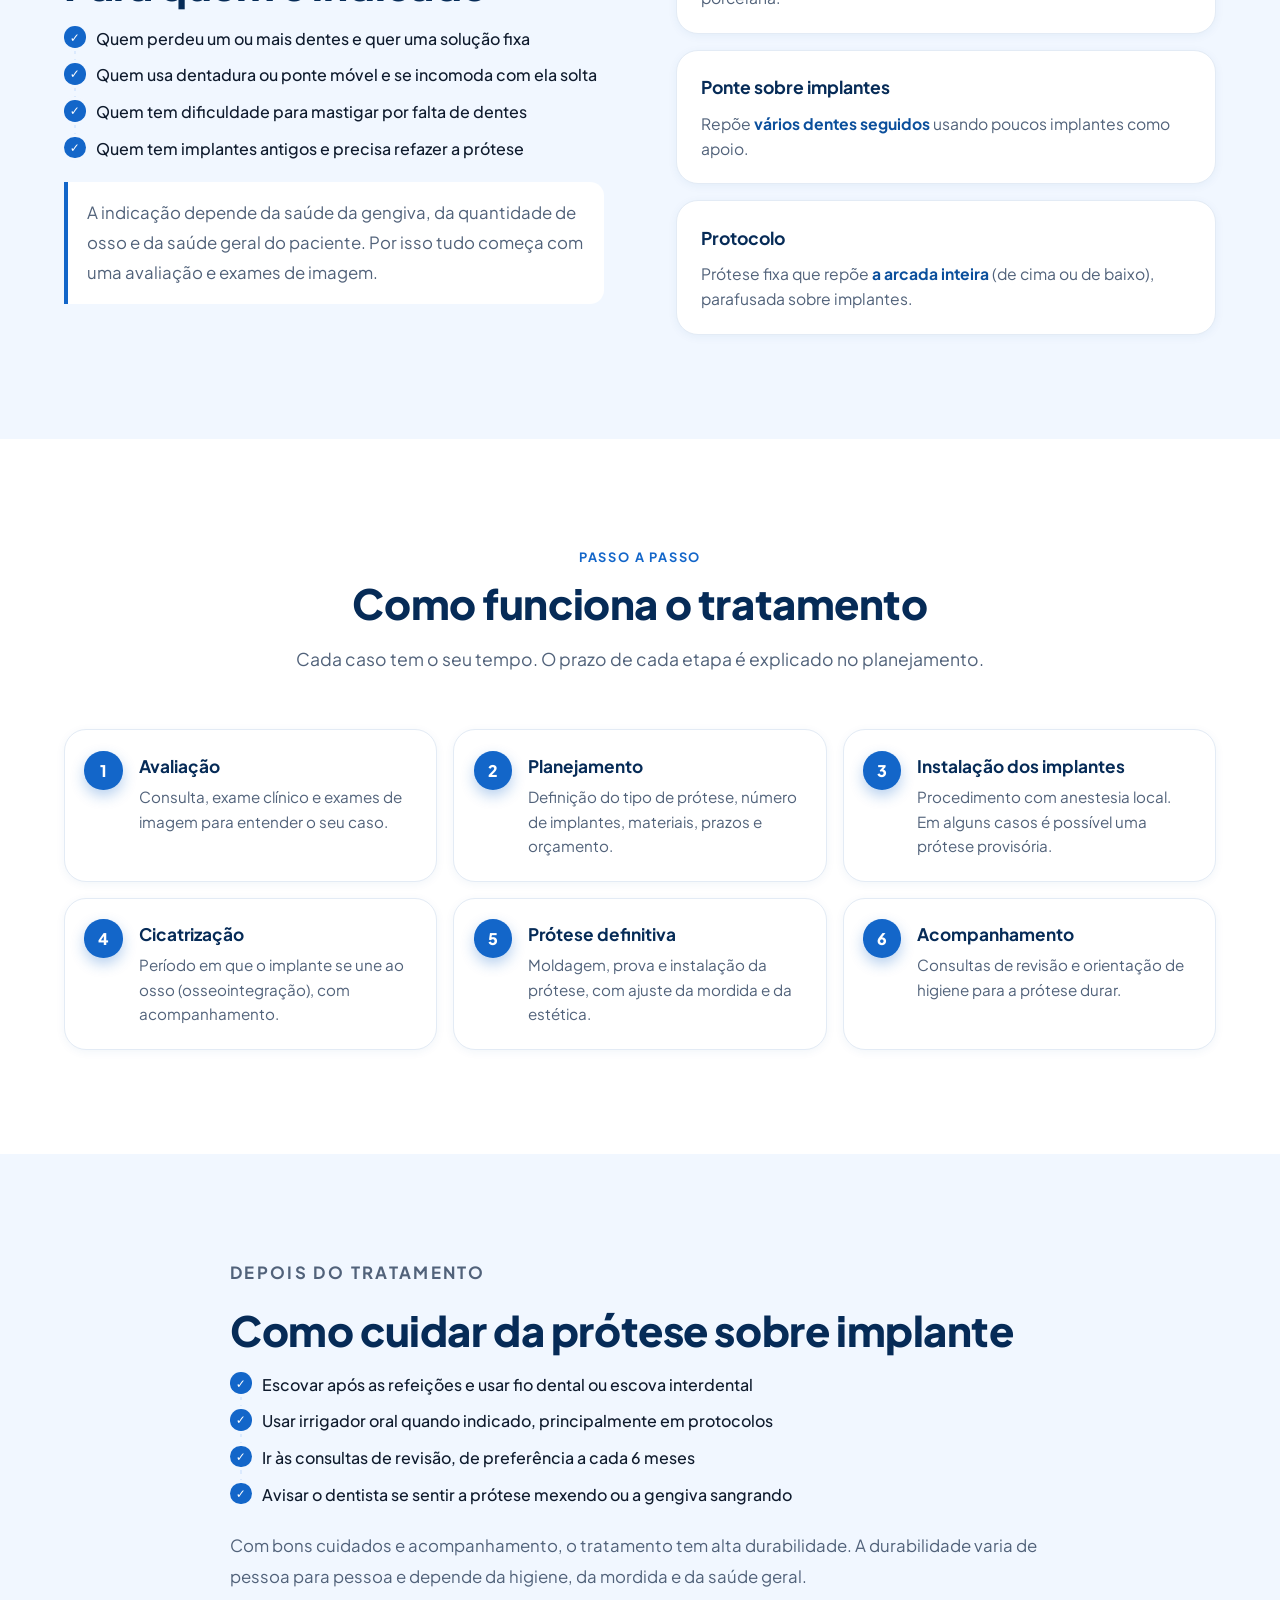
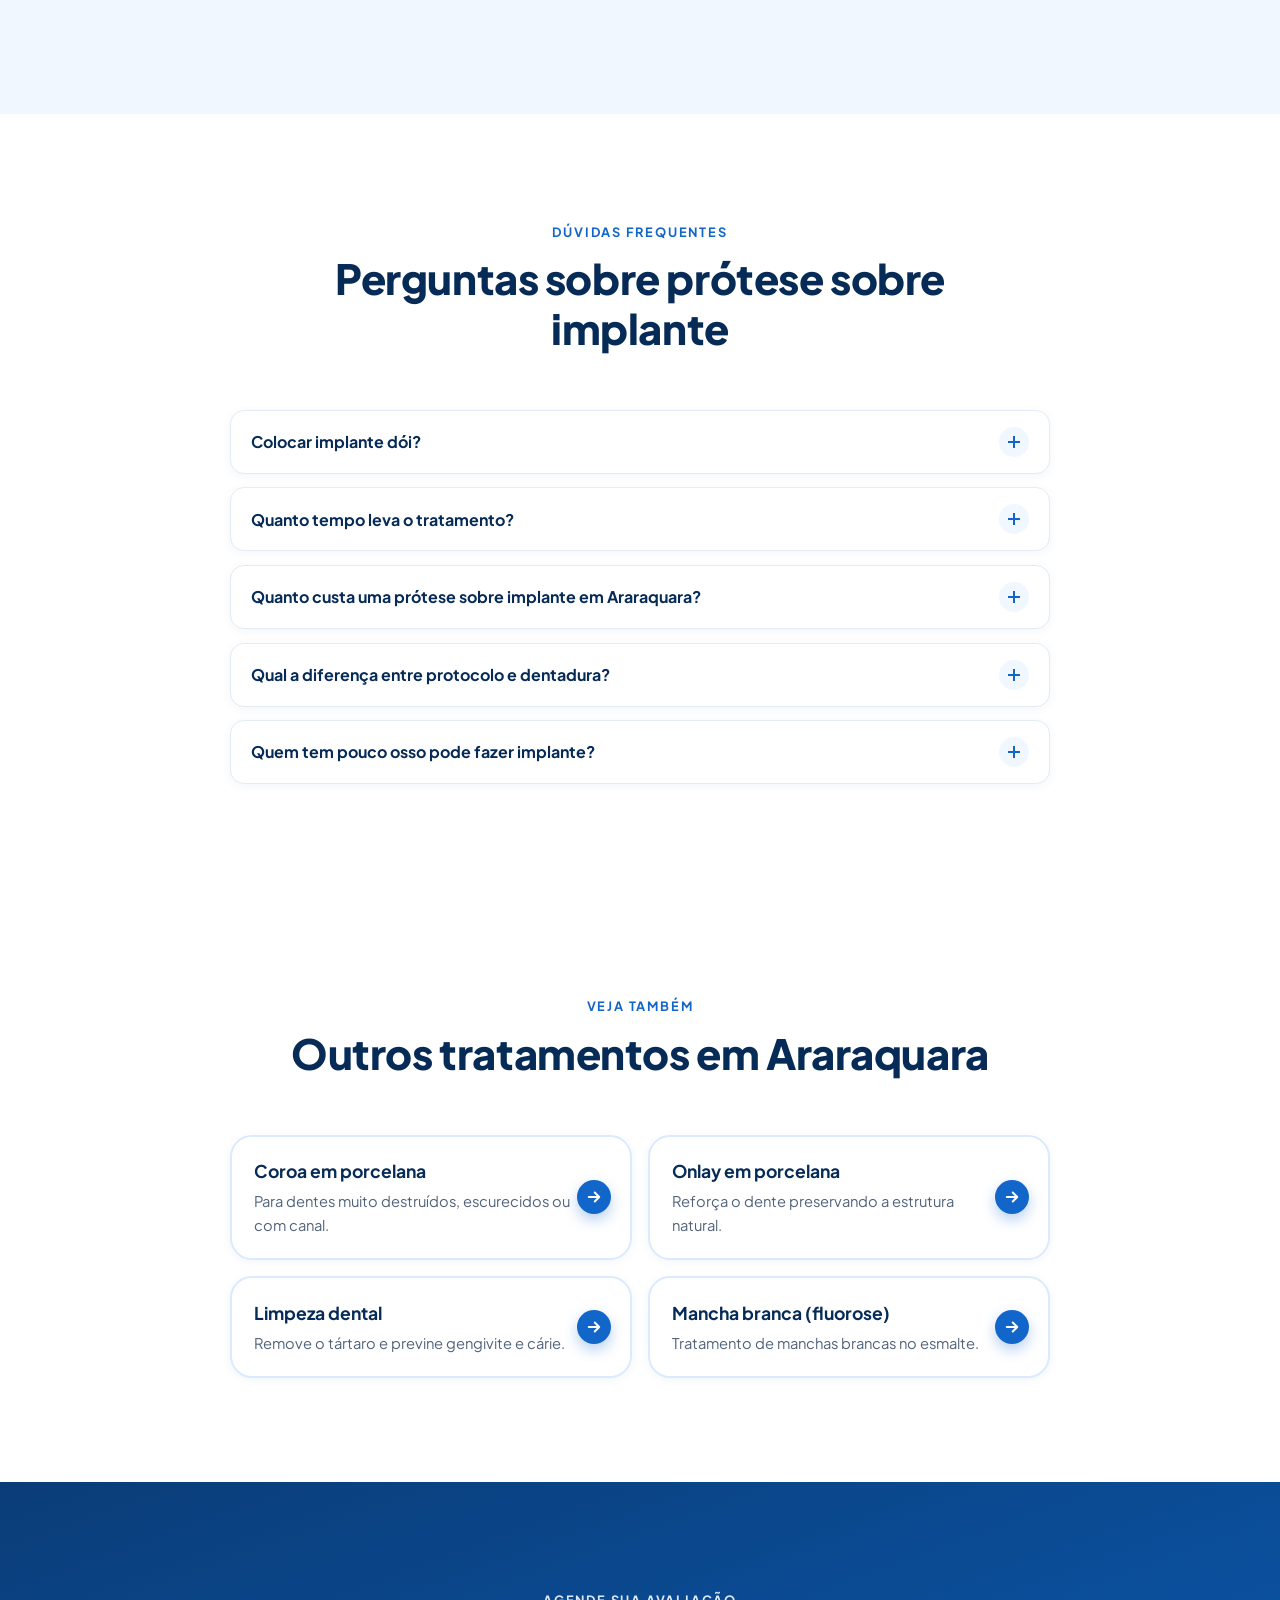
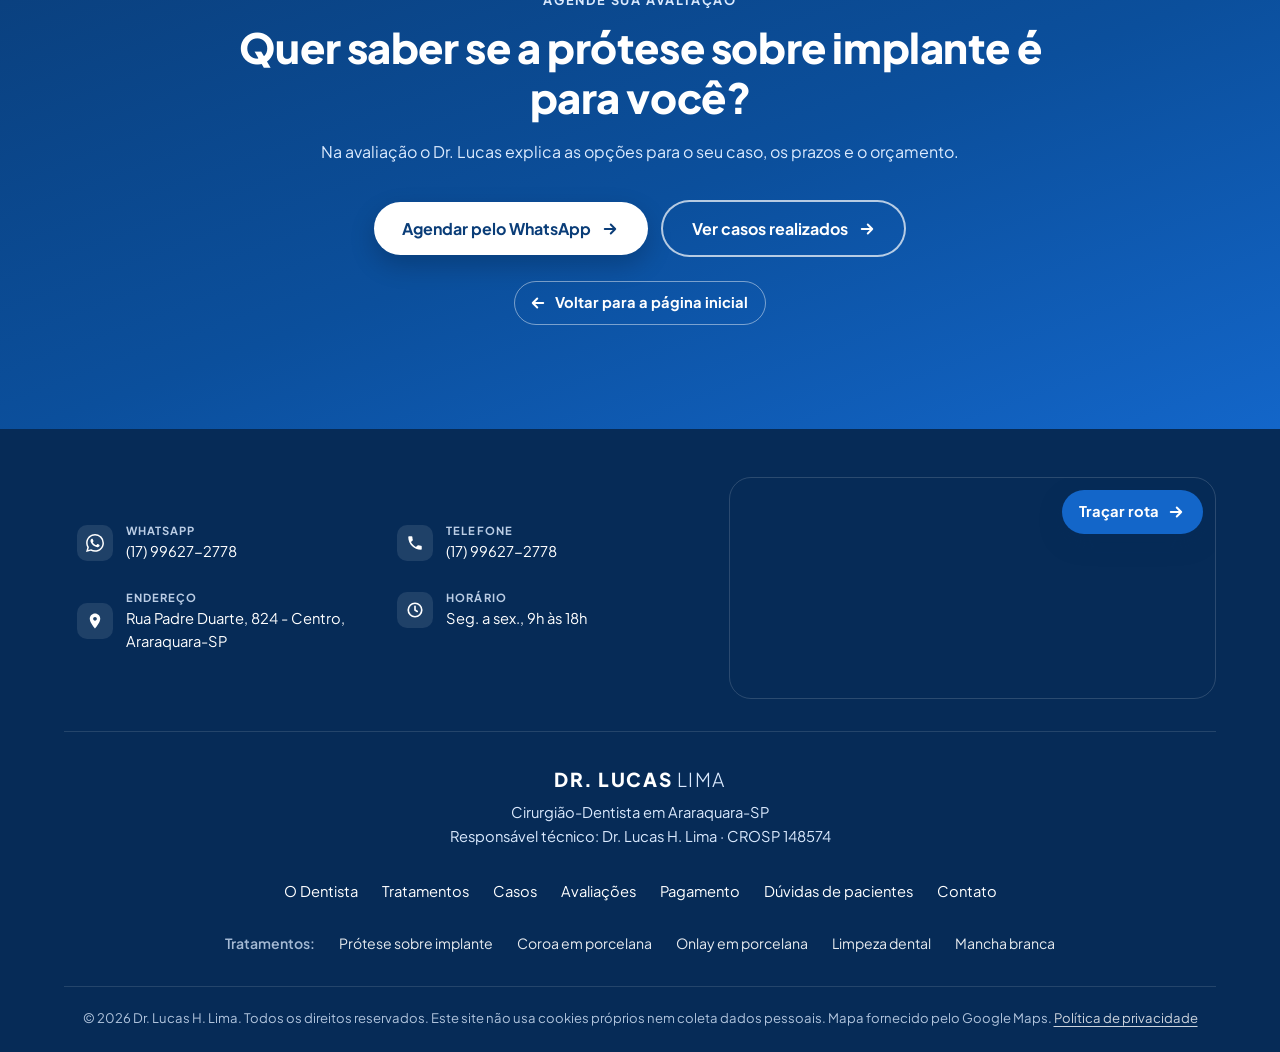
<file: protese-sobre-implante-araraquara/index.html>
<!DOCTYPE html>
<html lang="pt-BR">

<head>
    <meta charset="UTF-8">
    <meta name="viewport" content="width=device-width, initial-scale=1.0, viewport-fit=cover">
    <meta http-equiv="Content-Security-Policy"
        content="default-src 'self'; script-src 'self' https://cloud.umami.is; style-src 'self'; font-src 'self'; img-src 'self' data: https://images.unsplash.com; frame-src https://www.google.com; connect-src 'self' https://cloud.umami.is https://api-gateway.umami.dev; object-src 'none'; base-uri 'self'; form-action 'none'; upgrade-insecure-requests">
    <meta name="referrer" content="strict-origin-when-cross-origin">

    <title>Prótese sobre Implante em Araraquara | Dr. Lucas H. Lima – CROSP 148574</title>
    <meta name="description"
        content="Prótese sobre implante em Araraquara-SP: coroa, ponte e protocolo fixo sobre implantes. Veja como funciona, indicações e cuidados. Agende sua avaliação com o Dr. Lucas H. Lima.">
    <meta name="robots" content="noindex, nofollow">
    <link rel="canonical" href="https://www.drlucaslima.com.br/protese-sobre-implante-araraquara/">
    <meta name="author" content="Dr. Lucas H. Lima">
    <meta name="theme-color" content="#0b4f9c">
    <meta name="geo.region" content="BR-SP">
    <meta name="geo.placename" content="Araraquara">

    <meta property="og:type" content="article">
    <meta property="og:locale" content="pt_BR">
    <meta property="og:site_name" content="Dr. Lucas H. Lima – Dentista em Araraquara">
    <meta property="og:title" content="Prótese sobre implante em Araraquara | Dr. Lucas H. Lima">
    <meta property="og:description" content="Coroa, ponte e protocolo fixo sobre implantes em Araraquara-SP. Veja como funciona e agende sua avaliação.">
    <meta property="og:url" content="https://www.drlucaslima.com.br/protese-sobre-implante-araraquara/">
    <meta property="og:image" content="https://www.drlucaslima.com.br/img/casos/protocolo-superior-implante-1080.webp">
    <meta name="twitter:card" content="summary_large_image">

    <link rel="icon" href="../favicon.svg" type="image/svg+xml">
    <link rel="manifest" href="../site.webmanifest">
    <link rel="preload" href="../fonts/plus-jakarta-sans-latin.woff2" as="font" type="font/woff2" crossorigin>
    <link rel="stylesheet" href="../styles.css">
    <script src="../script.js" defer></script>

    <script type="application/ld+json">
{
  "@context": "https://schema.org",
  "@graph": [
    {
      "@type": "MedicalWebPage",
      "@id": "https://www.drlucaslima.com.br/protese-sobre-implante-araraquara/#pagina",
      "url": "https://www.drlucaslima.com.br/protese-sobre-implante-araraquara/",
      "name": "Prótese sobre implante em Araraquara",
      "inLanguage": "pt-BR",
      "about": {
        "@id": "https://www.drlucaslima.com.br/protese-sobre-implante-araraquara/#procedimento"
      },
      "isPartOf": {
        "@id": "https://www.drlucaslima.com.br/#site"
      },
      "reviewedBy": {
        "@id": "https://www.drlucaslima.com.br/#dr-lucas"
      },
      "primaryImageOfPage": "https://www.drlucaslima.com.br/img/casos/protocolo-superior-implante-1080.webp",
      "lastReviewed": "2026-11-23"
    },
    {
      "@type": "MedicalProcedure",
      "@id": "https://www.drlucaslima.com.br/protese-sobre-implante-araraquara/#procedimento",
      "name": "Prótese sobre implante",
      "alternateName": [
        "Prótese sobre implantes",
        "Protocolo sobre implantes",
        "Coroa sobre implante"
      ],
      "procedureType": "https://schema.org/SurgicalProcedure",
      "bodyLocation": "Boca",
      "description": "Coroas, pontes e protocolos fixados sobre implantes dentários para repor um ou vários dentes perdidos.",
      "howPerformed": "Avaliação e exames de imagem, planejamento, instalação dos implantes, período de osseointegração, confecção e instalação da prótese definitiva, e acompanhamento.",
      "provider": {
        "@id": "https://www.drlucaslima.com.br/#consultorio"
      }
    },
    {
      "@type": "BreadcrumbList",
      "itemListElement": [
        {
          "@type": "ListItem",
          "position": 1,
          "name": "Início",
          "item": "https://www.drlucaslima.com.br/"
        },
        {
          "@type": "ListItem",
          "position": 2,
          "name": "Tratamentos",
          "item": "https://www.drlucaslima.com.br/#tratamentos"
        },
        {
          "@type": "ListItem",
          "position": 3,
          "name": "Prótese sobre implante",
          "item": "https://www.drlucaslima.com.br/protese-sobre-implante-araraquara/"
        }
      ]
    },
    {
      "@type": "FAQPage",
      "mainEntity": [
        {
          "@type": "Question",
          "name": "Colocar implante dói?",
          "acceptedAnswer": {
            "@type": "Answer",
            "text": "O procedimento é feito com anestesia local, então não se sente dor durante. Depois, pode haver um desconforto nos primeiros dias, controlado com as medicações e orientações passadas no consultório."
          }
        },
        {
          "@type": "Question",
          "name": "Quanto tempo leva o tratamento?",
          "acceptedAnswer": {
            "@type": "Answer",
            "text": "Depende do caso. Em geral leva alguns meses, por causa do período de cicatrização do implante no osso. O prazo de cada etapa é apresentado no planejamento."
          }
        },
        {
          "@type": "Question",
          "name": "Quanto custa uma prótese sobre implante em Araraquara?",
          "acceptedAnswer": {
            "@type": "Answer",
            "text": "O valor depende do número de implantes, do tipo de prótese, da necessidade de enxerto e dos materiais. Por isso o orçamento é feito depois da avaliação. Aceitamos Pix, cartões e dinheiro, com parcelamento facilitado no cartão."
          }
        },
        {
          "@type": "Question",
          "name": "Qual a diferença entre protocolo e dentadura?",
          "acceptedAnswer": {
            "@type": "Answer",
            "text": "A dentadura é removível e fica apoiada na gengiva. O protocolo é fixo: fica parafusado sobre implantes, não sai da boca e dá mais firmeza para mastigar e falar."
          }
        },
        {
          "@type": "Question",
          "name": "Quem tem pouco osso pode fazer implante?",
          "acceptedAnswer": {
            "@type": "Answer",
            "text": "Muitas vezes sim, com técnicas como enxerto ósseo ou um planejamento específico. Isso é avaliado com exames de imagem na consulta."
          }
        }
      ]
    }
  ]
}
    </script>
</head>

<body class="page-interna">
    <a class="skip-link" href="#conteudo">Pular para o conteúdo</a>

    <header class="header" id="main-header">
        <a href="../" class="logo" aria-label="Dr. Lucas Lima – início">
            <span class="logo-mark" aria-hidden="true">
                <svg viewBox="0 0 24 24" width="22" height="22" fill="currentColor">
                    <path d="M12 3.5c-1.5-1-3.2-1.5-4.8-1.5C4.3 2 2.5 4.3 2.5 7.4c0 2.3.8 4.2 1.5 6 .6 1.6 1 3.3 1.2 5.1.2 1.9.9 3.5 2.3 3.5 1.6 0 2-2 2.4-4 .3-1.4.8-2.8 2.1-2.8s1.8 1.4 2.1 2.8c.4 2 .8 4 2.4 4 1.4 0 2.1-1.6 2.3-3.5.2-1.8.6-3.5 1.2-5.1.7-1.8 1.5-3.7 1.5-6C21.5 4.3 19.7 2 16.8 2c-1.6 0-3.3.5-4.8 1.5z" />
                </svg>
            </span>
            <span class="typing-effect">DR. LUCAS <span>LIMA</span></span>
        </a>

        <button class="menu-toggle" id="mobile-menu" type="button" aria-label="Abrir menu" aria-expanded="false"
            aria-controls="nav-menu">
            <span class="bar"></span>
            <span class="bar"></span>
            <span class="bar"></span>
        </button>

        <nav class="nav" id="nav-menu" aria-label="Menu principal">
            <a href="../#sobre">O Dentista</a>
            <a href="../#tratamentos">Tratamentos</a>
            <a href="../#proteses" class="nav-highlight">Próteses</a>
            <a href="../#casos">Casos</a>
            <a href="../#avaliacoes">Avaliações</a>
            <a href="../#duvidas">Dúvidas</a>
            <a href="#contato">Contato</a>
            <a href="https://wa.me/5517996272778?text=Ol%C3%A1%2C%20Dr.%20Lucas!%20Vim%20pelo%20site%20e%20gostaria%20de%20agendar%20uma%20avalia%C3%A7%C3%A3o."
                target="_blank" rel="noopener noreferrer" class="btn-solid mobile-only-btn">Agendar avaliação</a>
        </nav>

        <a href="https://wa.me/5517996272778?text=Ol%C3%A1%2C%20Dr.%20Lucas!%20Vim%20pelo%20site%20e%20gostaria%20de%20agendar%20uma%20avalia%C3%A7%C3%A3o."
            target="_blank" rel="noopener noreferrer" class="btn-outline desktop-btn">Agendar avaliação</a>
    </header>

    <main id="conteudo">

        <!-- TOPO DA PÁGINA -->
        <section class="page-hero" aria-labelledby="page-title">
            <div class="container">
                <a href="../#proteses" class="back-link">Voltar</a>

                <nav class="breadcrumb" aria-label="Você está em">
                    <ol>
                        <li><a href="../">Início</a></li>
                        <li><a href="../#tratamentos">Tratamentos</a></li>
                        <li aria-current="page">Prótese sobre implante</li>
                    </ol>
                </nav>

                <div class="page-hero-grid">
                    <div class="page-hero-text">
                        <p class="eyebrow">Tratamento · Araraquara-SP</p>
                        <h1 id="page-title">Prótese sobre implante em Araraquara</h1>
                        <p class="hero-text">Dentes fixos de novo, sem depender dos dentes vizinhos. Coroas, pontes e
                            protocolos sobre implantes com planejamento individual, com o Dr. Lucas H. Lima, no Centro
                            de Araraquara.</p>
                        <div class="hero-actions">
                            <a href="https://wa.me/5517996272778?text=Ol%C3%A1%2C%20Dr.%20Lucas!%20Vim%20pelo%20site%20e%20gostaria%20de%20saber%20sobre%20pr%C3%B3tese%20sobre%20implante."
                                target="_blank" rel="noopener noreferrer" class="btn-solid btn-pulse">
                                <svg viewBox="0 0 24 24" width="20" height="20" fill="currentColor" aria-hidden="true">
                                    <use href="#i-whatsapp" />
                                </svg>
                                Agendar avaliação
                            </a>
                            <a href="#como-funciona" class="btn-ghost">Como funciona</a>
                        </div>
                        <ul class="hero-badges" aria-label="Destaques">
                            <li>Coroa, ponte ou protocolo</li>
                            <li>Planejamento individual</li>
                            <li>CROSP 148574</li>
                        </ul>
                    </div>
                    <figure class="page-hero-media">
                        <img src="../img/casos/protocolo-superior-implante-600.webp"
                            srcset="../img/casos/protocolo-superior-implante-600.webp 600w, ../img/casos/protocolo-superior-implante-800.webp 800w, ../img/casos/protocolo-superior-implante-1080.webp 1080w"
                            sizes="(min-width: 993px) 420px, 90vw" width="600" height="750" fetchpriority="high"
                            alt="Antes e depois de protocolo superior sobre implantes feito pelo Dr. Lucas H. Lima em Araraquara">
                        <figcaption>Caso real: protocolo superior sobre implantes.</figcaption>
                    </figure>
                </div>
            </div>
        </section>

        <!-- O QUE É -->
        <section class="section-padding section-light" aria-labelledby="oque-title">
            <div class="container container-narrow prose">
                <p class="eyebrow">O tratamento</p>
                <h2 id="oque-title" class="section-title">O que é prótese sobre implante?</h2>
                <p>O implante é um pino de titânio colocado no osso, que funciona como a <strong>raiz</strong> do dente
                    perdido. A <strong>prótese sobre implante</strong> é a parte que aparece: a coroa, a ponte ou a
                    arcada completa que é fixada sobre esses implantes.</p>
                <p>O resultado é um dente fixo, que não sai da boca para limpar e não precisa desgastar os dentes
                    vizinhos, como acontece em algumas pontes tradicionais. Ele devolve a mastigação, a fala e a
                    segurança para sorrir.</p>
            </div>
        </section>

        <!-- PARA QUEM É -->
        <section class="section-padding section-tint" aria-labelledby="indicacao-title">
            <div class="container split-layout">
                <div class="text-content">
                    <p class="eyebrow">Indicação</p>
                    <h2 id="indicacao-title" class="section-title">Para quem é indicado</h2>
                    <ul class="check-list">
                        <li>Quem perdeu um ou mais dentes e quer uma solução fixa</li>
                        <li>Quem usa dentadura ou ponte móvel e se incomoda com ela solta</li>
                        <li>Quem tem dificuldade para mastigar por falta de dentes</li>
                        <li>Quem tem implantes antigos e precisa refazer a prótese</li>
                    </ul>
                    <p class="note">A indicação depende da saúde da gengiva, da quantidade de osso e da saúde geral do
                        paciente. Por isso tudo começa com uma avaliação e exames de imagem.</p>
                </div>
                <div class="type-list">
                    <article class="card">
                        <h3>Coroa sobre implante</h3>
                        <p>Repõe <strong>um dente</strong> com um implante e uma coroa, geralmente em porcelana.</p>
                    </article>
                    <article class="card">
                        <h3>Ponte sobre implantes</h3>
                        <p>Repõe <strong>vários dentes seguidos</strong> usando poucos implantes como apoio.</p>
                    </article>
                    <article class="card">
                        <h3>Protocolo</h3>
                        <p>Prótese fixa que repõe <strong>a arcada inteira</strong> (de cima ou de baixo), parafusada
                            sobre implantes.</p>
                    </article>
                </div>
            </div>
        </section>

        <!-- COMO FUNCIONA -->
        <section id="como-funciona" class="section-padding section-light" aria-labelledby="etapas-title">
            <div class="container">
                <div class="section-head">
                    <p class="eyebrow">Passo a passo</p>
                    <h2 id="etapas-title" class="section-title">Como funciona o tratamento</h2>
                    <p class="section-sub">Cada caso tem o seu tempo. O prazo de cada etapa é explicado no
                        planejamento.</p>
                </div>
                <!-- CONFIRMAR com o Dr. Lucas: se a etapa cirúrgica é feita por ele ou por parceiro -->
                <ol class="steps">
                    <li class="step">
                        <h3>Avaliação</h3>
                        <p>Consulta, exame clínico e exames de imagem para entender o seu caso.</p>
                    </li>
                    <li class="step">
                        <h3>Planejamento</h3>
                        <p>Definição do tipo de prótese, número de implantes, materiais, prazos e orçamento.</p>
                    </li>
                    <li class="step">
                        <h3>Instalação dos implantes</h3>
                        <p>Procedimento com anestesia local. Em alguns casos é possível uma prótese provisória.</p>
                    </li>
                    <li class="step">
                        <h3>Cicatrização</h3>
                        <p>Período em que o implante se une ao osso (osseointegração), com acompanhamento.</p>
                    </li>
                    <li class="step">
                        <h3>Prótese definitiva</h3>
                        <p>Moldagem, prova e instalação da prótese, com ajuste da mordida e da estética.</p>
                    </li>
                    <li class="step">
                        <h3>Acompanhamento</h3>
                        <p>Consultas de revisão e orientação de higiene para a prótese durar.</p>
                    </li>
                </ol>
            </div>
        </section>

        <!-- CUIDADOS -->
        <section class="section-padding section-tint" aria-labelledby="cuidados-title">
            <div class="container container-narrow prose">
                <p class="eyebrow">Depois do tratamento</p>
                <h2 id="cuidados-title" class="section-title">Como cuidar da prótese sobre implante</h2>
                <ul class="check-list">
                    <li>Escovar após as refeições e usar fio dental ou escova interdental</li>
                    <li>Usar irrigador oral quando indicado, principalmente em protocolos</li>
                    <li>Ir às consultas de revisão, de preferência a cada 6 meses</li>
                    <li>Avisar o dentista se sentir a prótese mexendo ou a gengiva sangrando</li>
                </ul>
                <p>Com bons cuidados e acompanhamento, o tratamento tem alta durabilidade. A durabilidade varia de
                    pessoa para pessoa e depende da higiene, da mordida e da saúde geral.</p>
            </div>
        </section>

        <!-- FAQ -->
        <section class="section-padding section-light" aria-labelledby="faq-title">
            <div class="container container-narrow">
                <div class="section-head">
                    <p class="eyebrow">Dúvidas frequentes</p>
                    <h2 id="faq-title" class="section-title">Perguntas sobre prótese sobre implante</h2>
                </div>
                <div class="faq">
                    <details>
                        <summary>Colocar implante dói?</summary>
                        <p>O procedimento é feito com anestesia local, então não se sente dor durante. Depois, pode haver
                            um desconforto nos primeiros dias, controlado com as medicações e orientações passadas no
                            consultório.</p>
                    </details>
                    <details>
                        <summary>Quanto tempo leva o tratamento?</summary>
                        <p>Depende do caso. Em geral leva alguns meses, por causa do período de cicatrização do implante
                            no osso. O prazo de cada etapa é apresentado no planejamento.</p>
                    </details>
                    <details>
                        <summary>Quanto custa uma prótese sobre implante em Araraquara?</summary>
                        <p>O valor depende do número de implantes, do tipo de prótese, da necessidade de enxerto e dos
                            materiais. Por isso o orçamento é feito depois da avaliação. Aceitamos Pix, cartões e
                            dinheiro, com parcelamento facilitado no cartão.</p>
                    </details>
                    <details>
                        <summary>Qual a diferença entre protocolo e dentadura?</summary>
                        <p>A dentadura é removível e fica apoiada na gengiva. O protocolo é fixo: fica parafusado sobre
                            implantes, não sai da boca e dá mais firmeza para mastigar e falar.</p>
                    </details>
                    <details>
                        <summary>Quem tem pouco osso pode fazer implante?</summary>
                        <p>Muitas vezes sim, com técnicas como enxerto ósseo ou um planejamento específico. Isso é
                            avaliado com exames de imagem na consulta.</p>
                    </details>
                </div>
            </div>
        </section>

        <!-- VEJA TAMBÉM -->
        <section class="section-padding section-light related-section" aria-labelledby="related-title">
            <div class="container container-narrow">
                <div class="section-head">
                    <p class="eyebrow">Veja também</p>
                    <h2 id="related-title" class="section-title">Outros tratamentos em Araraquara</h2>
                </div>
                <ul class="related-grid">
                    <li>
                        <a href="../coroa-de-porcelana-araraquara/" class="related-card">
                            <strong>Coroa em porcelana</strong>
                            <span>Para dentes muito destruídos, escurecidos ou com canal.</span>
                        </a>
                    </li>
                    <li>
                        <a href="../onlay-em-porcelana-araraquara/" class="related-card">
                            <strong>Onlay em porcelana</strong>
                            <span>Reforça o dente preservando a estrutura natural.</span>
                        </a>
                    </li>
                    <li>
                        <a href="../limpeza-dental-araraquara/" class="related-card">
                            <strong>Limpeza dental</strong>
                            <span>Remove o tártaro e previne gengivite e cárie.</span>
                        </a>
                    </li>
                    <li>
                        <a href="../tratamento-mancha-branca-araraquara/" class="related-card">
                            <strong>Mancha branca (fluorose)</strong>
                            <span>Tratamento de manchas brancas no esmalte.</span>
                        </a>
                    </li>
                </ul>
            </div>
        </section>
        <!-- CHAMADA FINAL -->
        <section class="section-padding section-blue cta-band" aria-labelledby="cta-title">
            <div class="container container-narrow">
                <p class="eyebrow eyebrow-light">Agende sua avaliação</p>
                <h2 id="cta-title" class="section-title">Quer saber se a prótese sobre implante é para você?</h2>
                <p>Na avaliação o Dr. Lucas explica as opções para o seu caso, os prazos e o orçamento.</p>
                <div class="section-actions">
                    <a href="https://wa.me/5517996272778?text=Ol%C3%A1%2C%20Dr.%20Lucas!%20Vim%20pelo%20site%20e%20gostaria%20de%20saber%20sobre%20pr%C3%B3tese%20sobre%20implante."
                        target="_blank" rel="noopener noreferrer" class="btn-solid btn-on-dark">Agendar pelo WhatsApp</a>
                    <a href="../#casos" class="btn-outline btn-on-dark">Ver casos realizados</a>
                </div>
                <div class="back-wrap">
                    <a href="../#proteses" class="back-link back-link-light">Voltar para a página inicial</a>
                </div>
            </div>
        </section>
    </main>

    <footer class="footer">
        <!-- Contato compacto (o contato completo fica na página inicial) -->
        <div class="container footer-contact" id="contato">
            <ul class="fc-list">
                <li>
                    <a href="https://wa.me/5517996272778?text=Ol%C3%A1%2C%20Dr.%20Lucas!%20Vim%20pelo%20site%20e%20gostaria%20de%20saber%20sobre%20pr%C3%B3tese%20sobre%20implante."
                        target="_blank" rel="noopener noreferrer" class="fc-item">
                        <span class="fc-icon" aria-hidden="true"><svg viewBox="0 0 24 24" width="18" height="18"
                                fill="currentColor">
                                <use href="#i-whatsapp" />
                            </svg></span>
                        <span><small>WhatsApp</small>(17) 99627-2778</span>
                    </a>
                </li>
                <li>
                    <a href="tel:+5517996272778" class="fc-item">
                        <span class="fc-icon" aria-hidden="true"><svg viewBox="0 0 24 24" width="18" height="18"
                                fill="currentColor">
                                <path d="M6.62 10.79c1.44 2.83 3.76 5.14 6.59 6.59l2.2-2.2c.27-.27.67-.36 1.02-.24 1.12.37 2.33.57 3.57.57.55 0 1 .45 1 1V20c0 .55-.45 1-1 1-9.39 0-17-7.61-17-17 0-.55.45-1 1-1h3.5c.55 0 1 .45 1 1 0 1.25.2 2.45.57 3.57.11.35.03.74-.25 1.02l-2.2 2.2z" />
                            </svg></span>
                        <span><small>Telefone</small>(17) 99627-2778</span>
                    </a>
                </li>
                <li>
                    <a href="https://www.google.com/maps/search/?api=1&query=Rua+Padre+Duarte%2C+824+-+Centro%2C+Araraquara+-+SP%2C+14800-360"
                        target="_blank" rel="noopener noreferrer" class="fc-item">
                        <span class="fc-icon" aria-hidden="true"><svg viewBox="0 0 24 24" width="18" height="18"
                                fill="currentColor">
                                <path d="M12 2C8.13 2 5 5.13 5 9c0 5.25 7 13 7 13s7-7.75 7-13c0-3.87-3.13-7-7-7zm0 9.5c-1.38 0-2.5-1.12-2.5-2.5s1.12-2.5 2.5-2.5 2.5 1.12 2.5 2.5-1.12 2.5-2.5 2.5z" />
                            </svg></span>
                        <span><small>Endereço</small>Rua Padre Duarte, 824 - Centro, Araraquara-SP</span>
                    </a>
                </li>
                <li>
                    <div class="fc-item">
                        <span class="fc-icon" aria-hidden="true"><svg viewBox="0 0 24 24" width="18" height="18"
                                fill="none" stroke="currentColor" stroke-width="2.2" stroke-linecap="round">
                                <circle cx="12" cy="12" r="9" />
                                <path d="M12 7v5l3 2" />
                            </svg></span>
                        <span><small>Horário</small>Seg. a sex., 9h às 18h</span>
                    </div>
                </li>
            </ul>

            <div class="fc-map">
                <iframe
                    src="https://www.google.com/maps?q=Rua+Padre+Duarte%2C+824+-+Centro%2C+Araraquara+-+SP%2C+14800-360&output=embed"
                    title="Mapa do consultório do Dr. Lucas H. Lima – Rua Padre Duarte, 824, Centro, Araraquara-SP"
                    loading="lazy" referrerpolicy="strict-origin-when-cross-origin" allowfullscreen></iframe>
                <a class="map-route"
                    href="https://www.google.com/maps/dir/?api=1&destination=Rua+Padre+Duarte%2C+824+-+Centro%2C+Araraquara+-+SP%2C+14800-360"
                    target="_blank" rel="noopener noreferrer">Traçar rota</a>
            </div>
        </div>

        <div class="container footer-grid">
            <div>
                <p class="footer-brand">DR. LUCAS <span>LIMA</span></p>
                <p>Cirurgião-Dentista em Araraquara-SP<br>Responsável técnico: Dr. Lucas H. Lima · CROSP 148574</p>
            </div>
            <nav aria-label="Links do rodapé" class="footer-links">
                <a href="../#sobre">O Dentista</a>
                <a href="../#tratamentos">Tratamentos</a>
                <a href="../#casos">Casos</a>
                <a href="../#avaliacoes">Avaliações</a>
                <a href="../#pagamento">Pagamento</a>
                <a href="../duvidas/">Dúvidas de pacientes</a>
                <a href="../#contato">Contato</a>
            </nav>
            <nav aria-label="Tratamentos" class="footer-links footer-treatments">
                <span>Tratamentos:</span>
                <a href="../protese-sobre-implante-araraquara/">Prótese sobre implante</a>
                <a href="../coroa-de-porcelana-araraquara/">Coroa em porcelana</a>
                <a href="../onlay-em-porcelana-araraquara/">Onlay em porcelana</a>
                <a href="../limpeza-dental-araraquara/">Limpeza dental</a>
                <a href="../tratamento-mancha-branca-araraquara/">Mancha branca</a>
            </nav>
        </div>
        <p class="footer-copy">© <span id="year">2026</span> Dr. Lucas H. Lima. Todos os direitos reservados. Este
            site não usa cookies próprios nem coleta dados pessoais. Mapa fornecido pelo Google Maps. <a href="../politica-de-privacidade/" class="footer-privacy">Política de privacidade</a></p>
    </footer>

    <!-- BOTÕES FLUTUANTES (desktop) -->
    <div class="floating-buttons">
        <button id="back-to-top" class="float-btn back-top-btn" type="button" aria-label="Voltar ao topo">
            <svg viewBox="0 0 24 24" width="24" height="24" fill="currentColor" aria-hidden="true">
                <path d="M12 4l-8 8h6v8h4v-8h6z" />
            </svg>
        </button>
        <a href="https://www.instagram.com/drlucashlima/" target="_blank" rel="noopener noreferrer"
            class="float-btn social-btn insta-btn desktop-float" aria-label="Instagram do Dr. Lucas">
            <svg viewBox="0 0 24 24" width="26" height="26" fill="currentColor" aria-hidden="true">
                <use href="#i-instagram" />
            </svg>
        </a>
        <a href="https://wa.me/5517996272778?text=Ol%C3%A1%2C%20Dr.%20Lucas!%20Vim%20pelo%20site%20e%20gostaria%20de%20agendar%20uma%20avalia%C3%A7%C3%A3o."
            target="_blank" rel="noopener noreferrer" class="float-btn social-btn whats-btn desktop-float"
            aria-label="Agendar pelo WhatsApp">
            <svg viewBox="0 0 24 24" width="30" height="30" fill="currentColor" aria-hidden="true">
                <use href="#i-whatsapp" />
            </svg>
        </a>
    </div>

    <!-- BARRA FIXA (celular) -->
    <div class="mobile-cta" aria-label="Ações rápidas">
        <a href="tel:+5517996272778" class="mobile-cta-call">Ligar</a>
        <a href="https://wa.me/5517996272778?text=Ol%C3%A1%2C%20Dr.%20Lucas!%20Vim%20pelo%20site%20e%20gostaria%20de%20agendar%20uma%20avalia%C3%A7%C3%A3o."
            target="_blank" rel="noopener noreferrer" class="mobile-cta-whats">
            <svg viewBox="0 0 24 24" width="20" height="20" fill="currentColor" aria-hidden="true">
                <use href="#i-whatsapp" />
            </svg>
            Agendar pelo WhatsApp
        </a>
    </div>

    <!-- Ícones reutilizáveis -->
    <svg width="0" height="0" class="sprite" aria-hidden="true" focusable="false">
        <symbol id="i-whatsapp" viewBox="0 0 24 24">
            <path d="M17.472 14.382c-.297-.149-1.758-.867-2.03-.967-.273-.099-.471-.148-.67.15-.197.297-.767.966-.94 1.164-.173.199-.347.223-.644.075-.297-.15-1.255-.463-2.39-1.475-.883-.788-1.48-1.761-1.653-2.059-.173-.297-.018-.458.13-.606.134-.133.298-.347.446-.52.149-.174.198-.298.298-.497.099-.198.05-.371-.025-.52-.075-.149-.669-1.612-.916-2.207-.242-.579-.487-.5-.669-.51a12.8 12.8 0 0 0-.57-.01c-.198 0-.52.074-.792.372-.272.297-1.04 1.016-1.04 2.479 0 1.462 1.065 2.875 1.213 3.074.149.198 2.096 3.2 5.077 4.487.709.306 1.262.489 1.694.625.712.227 1.36.195 1.871.118.571-.085 1.758-.719 2.006-1.413.248-.694.248-1.289.173-1.413-.074-.124-.272-.198-.57-.347m-5.421 7.403h-.004a9.87 9.87 0 0 1-5.031-1.378l-.361-.214-3.741.982.998-3.648-.235-.374a9.86 9.86 0 0 1-1.51-5.26c.001-5.45 4.436-9.884 9.888-9.884 2.64 0 5.122 1.03 6.988 2.898a9.82 9.82 0 0 1 2.893 6.994c-.003 5.45-4.437 9.884-9.885 9.884m8.413-18.297A11.815 11.815 0 0 0 12.05 0C5.495 0 .16 5.335.157 11.892c0 2.096.547 4.142 1.588 5.945L.057 24l6.305-1.654a11.882 11.882 0 0 0 5.683 1.448h.005c6.554 0 11.89-5.335 11.893-11.893a11.821 11.821 0 0 0-3.48-8.413Z" />
        </symbol>
        <symbol id="i-instagram" viewBox="0 0 24 24">
            <path d="M12 2.163c3.204 0 3.584.012 4.85.07 3.252.148 4.771 1.691 4.919 4.919.058 1.265.069 1.645.069 4.849 0 3.205-.012 3.584-.069 4.849-.149 3.225-1.664 4.771-4.919 4.919-1.266.058-1.644.07-4.85.07-3.204 0-3.584-.012-4.849-.07-3.26-.149-4.771-1.699-4.919-4.92-.058-1.265-.07-1.644-.07-4.849 0-3.204.013-3.583.07-4.849.149-3.227 1.664-4.771 4.919-4.919 1.266-.057 1.645-.069 4.849-.069zM12 0C8.741 0 8.333.014 7.053.072 2.695.272.273 2.69.073 7.052.014 8.333 0 8.741 0 12c0 3.259.014 3.668.072 4.948.2 4.358 2.618 6.78 6.98 6.98C8.333 23.986 8.741 24 12 24c3.259 0 3.668-.014 4.948-.072 4.354-.2 6.782-2.618 6.979-6.98.059-1.28.073-1.689.073-4.948 0-3.259-.014-3.667-.072-4.947-.196-4.354-2.617-6.78-6.979-6.98C15.668.014 15.259 0 12 0zm0 5.838a6.162 6.162 0 100 12.324 6.162 6.162 0 000-12.324zM12 16a4 4 0 110-8 4 4 0 010 8zm6.406-11.845a1.44 1.44 0 100 2.881 1.44 1.44 0 000-2.881z" />
        </symbol>
    </svg>
</body>

</html>
</file>
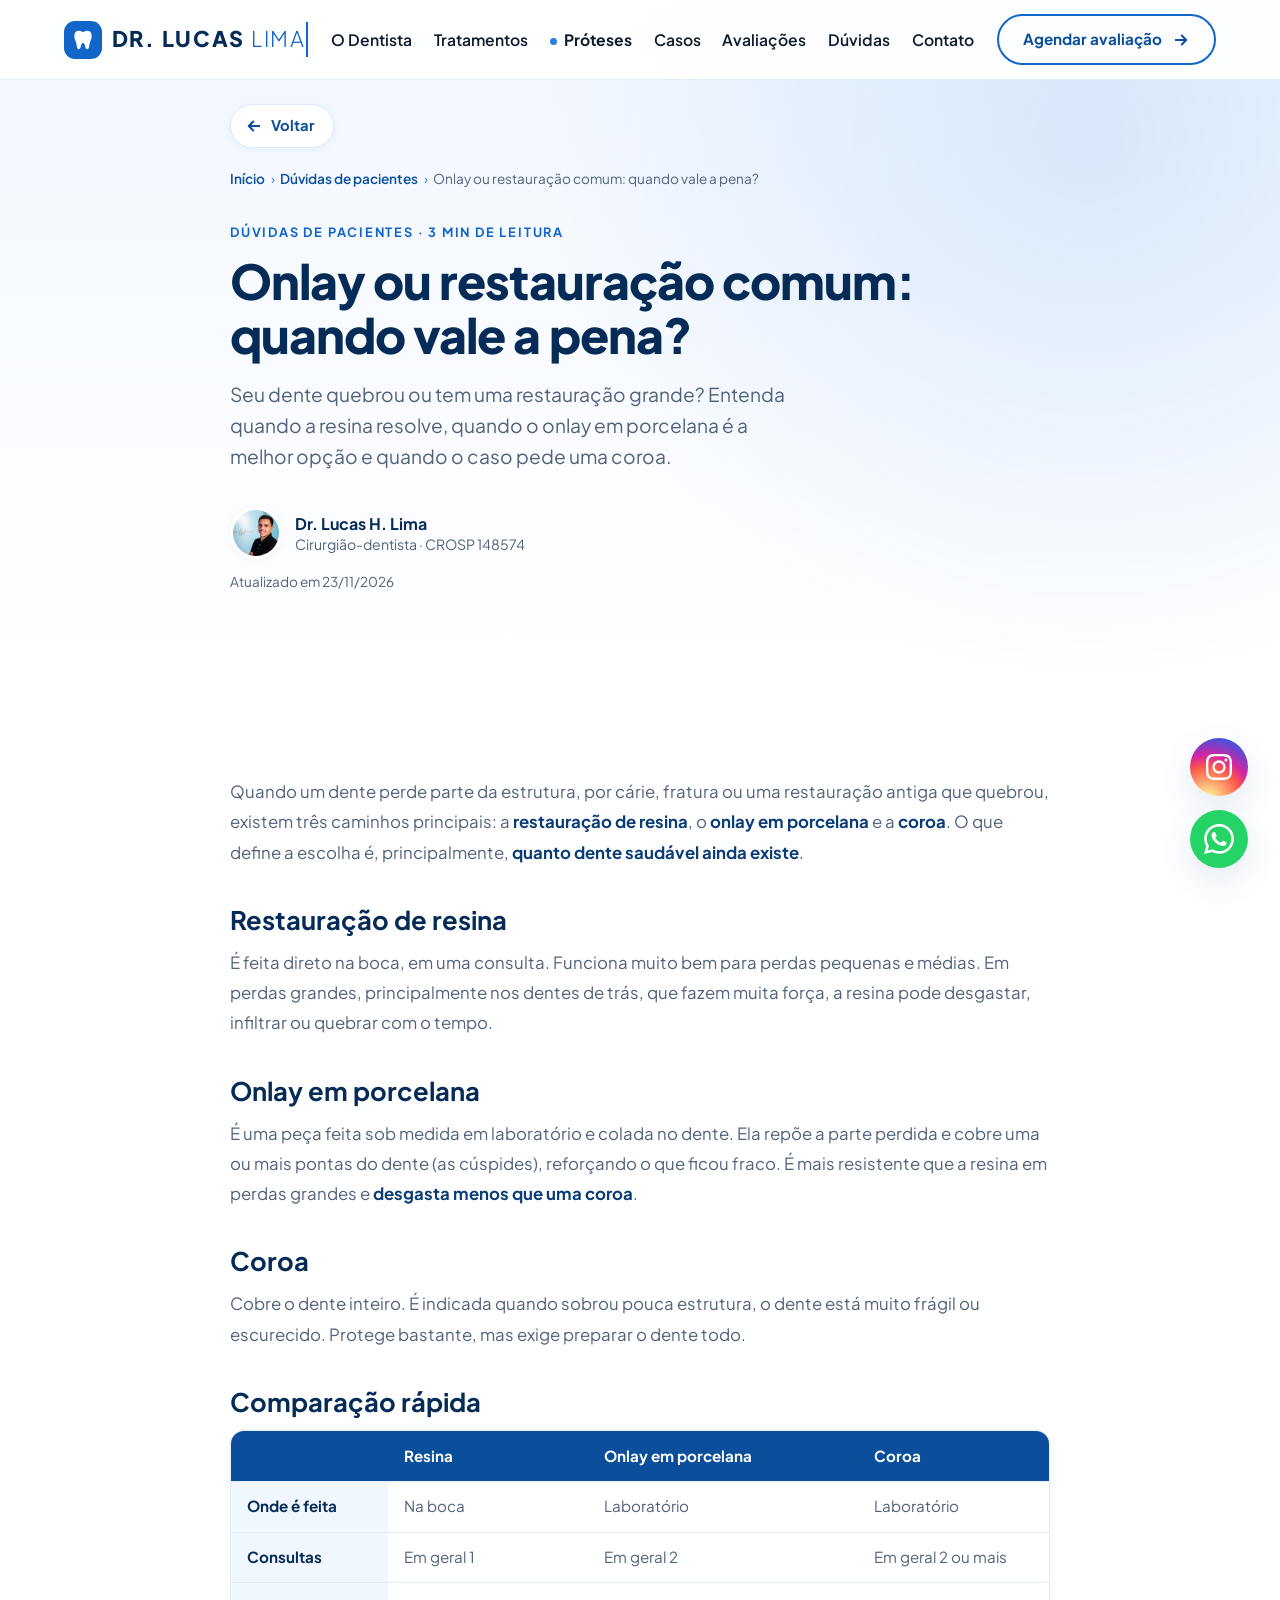
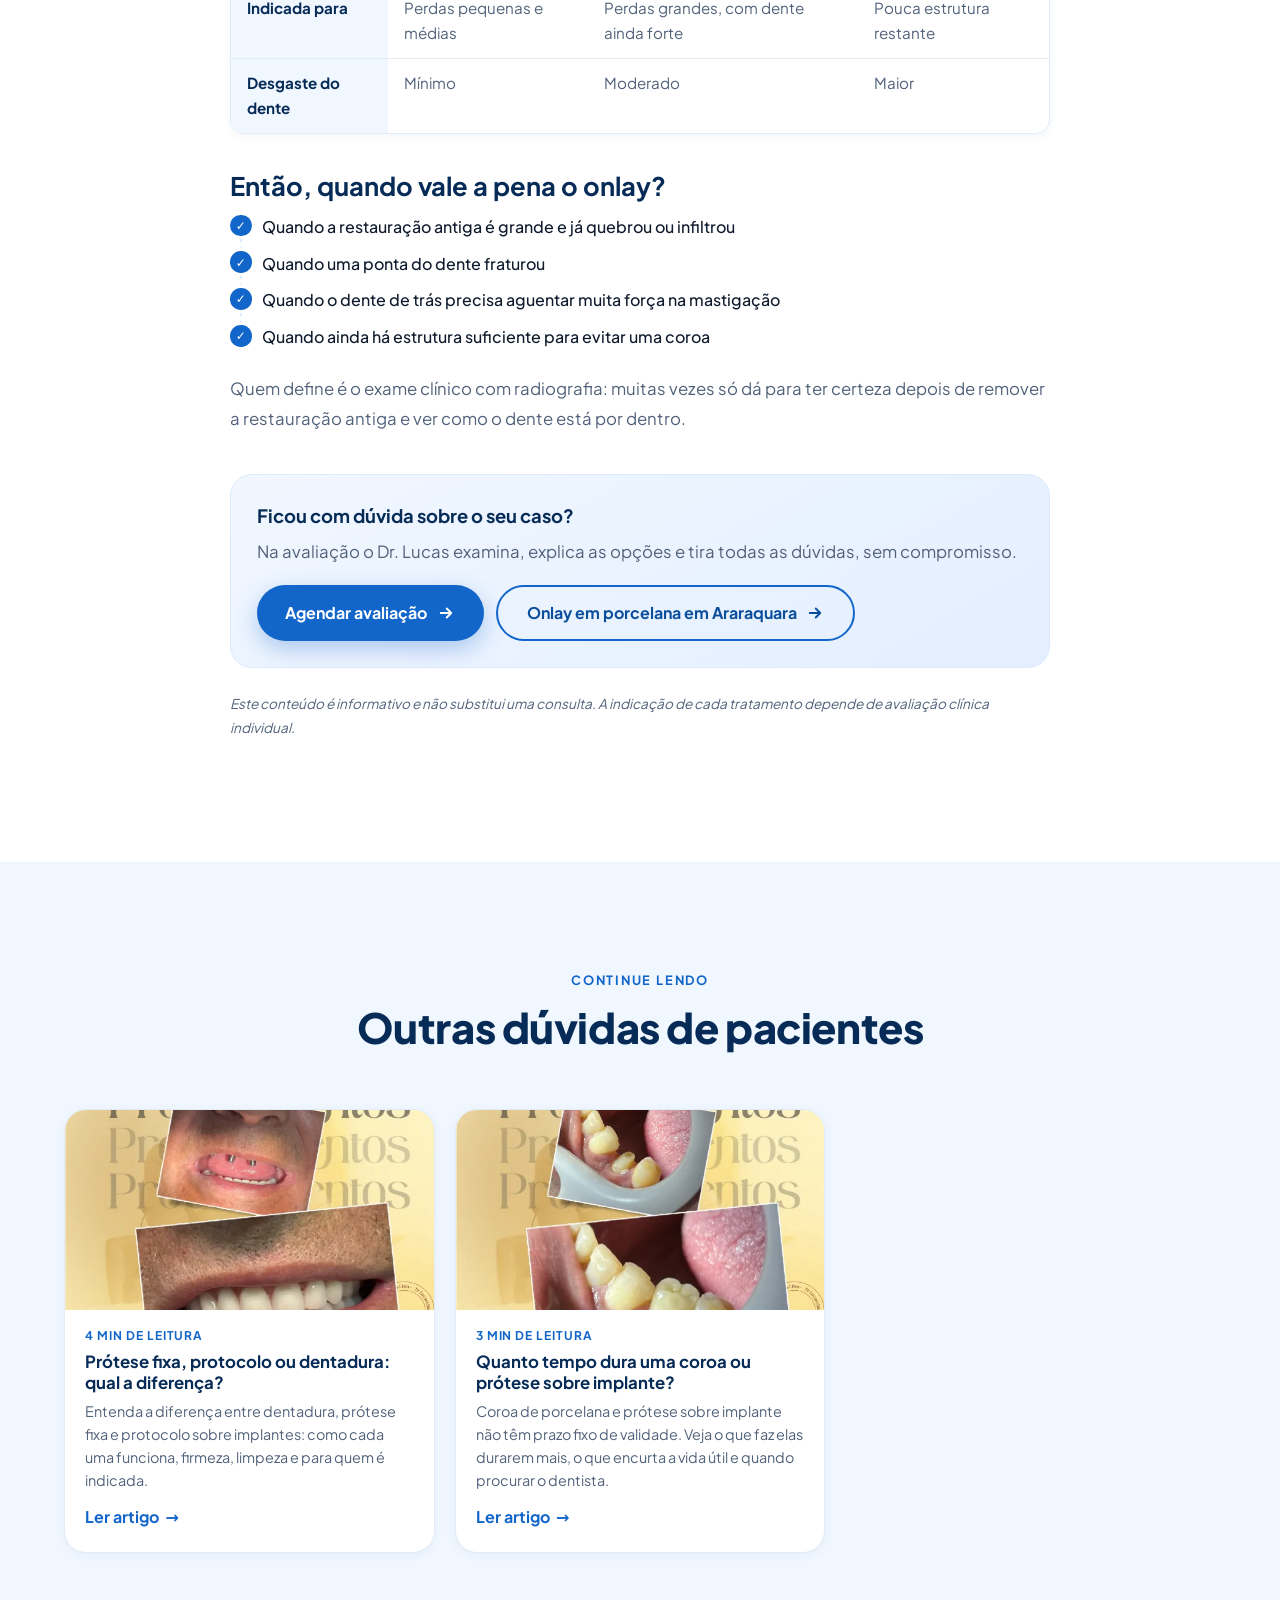
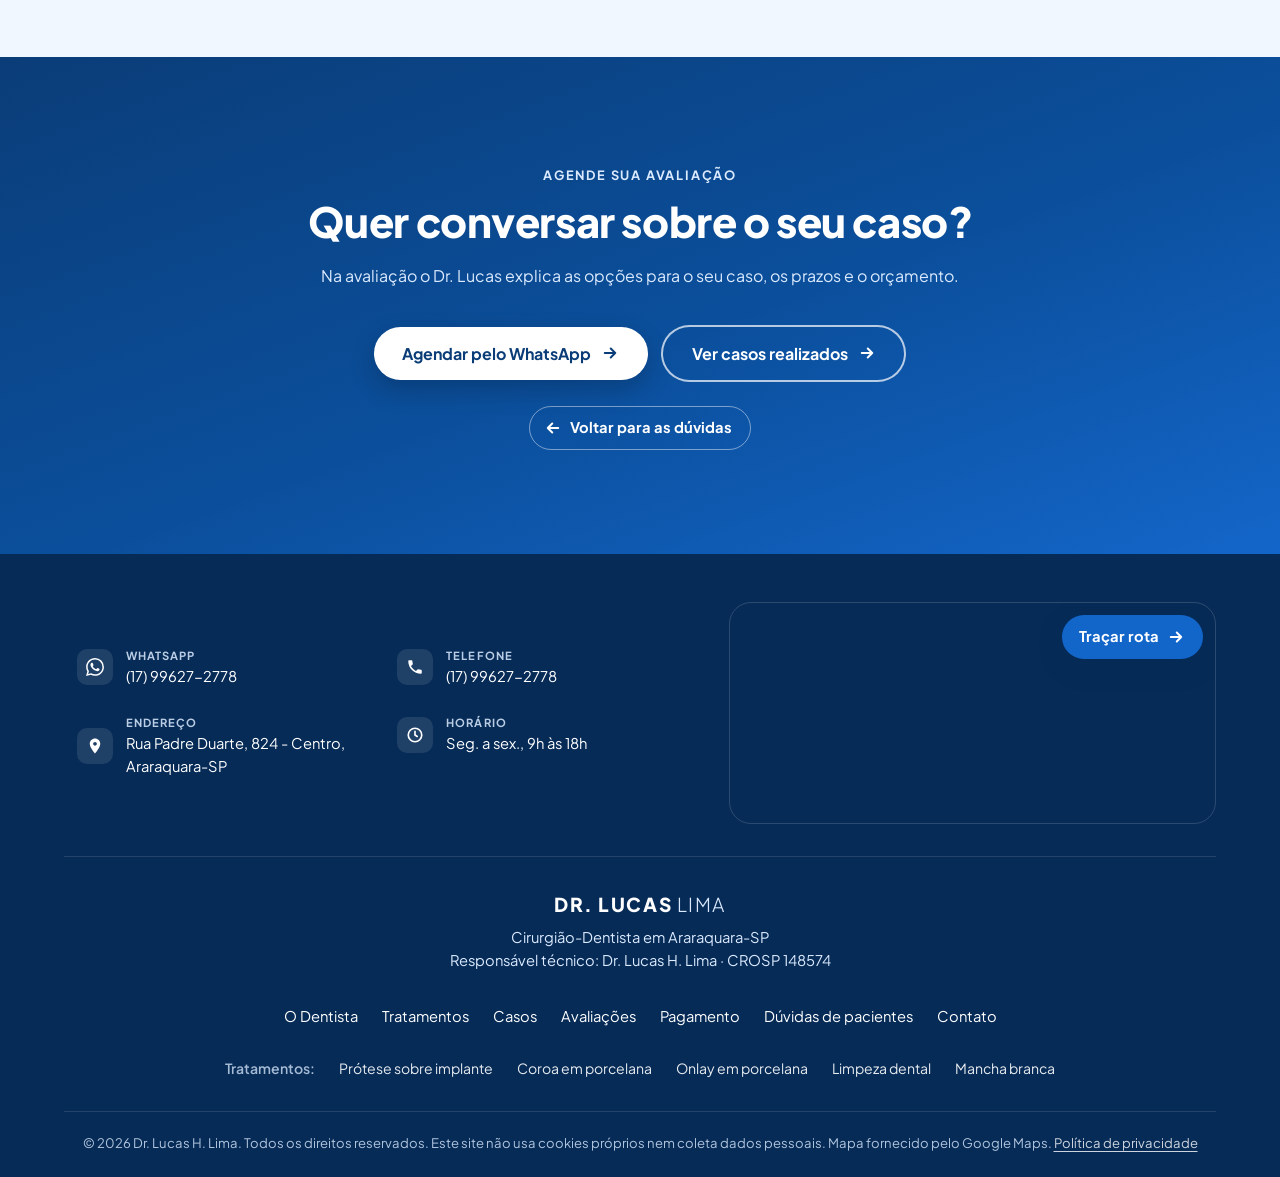
<file: duvidas/onlay-ou-restauracao-quando-vale-a-pena/index.html>
<!DOCTYPE html>
<html lang="pt-BR">

<head>
    <meta charset="UTF-8">
    <meta name="viewport" content="width=device-width, initial-scale=1.0, viewport-fit=cover">
    <meta http-equiv="Content-Security-Policy"
        content="default-src 'self'; script-src 'self' https://cloud.umami.is; style-src 'self'; font-src 'self'; img-src 'self' data: https://images.unsplash.com; frame-src https://www.google.com; connect-src 'self' https://cloud.umami.is https://api-gateway.umami.dev; object-src 'none'; base-uri 'self'; form-action 'none'; upgrade-insecure-requests">
    <meta name="referrer" content="strict-origin-when-cross-origin">

    <title>Onlay ou Restauração Comum: Quando Vale a Pena? | Dr. Lucas H. Lima</title>
    <meta name="description"
        content="Entenda a diferença entre restauração de resina, onlay em porcelana e coroa, e quando cada uma é indicada para recuperar um dente com perda de estrutura.">
    <meta name="robots" content="noindex, nofollow">
    <link rel="canonical" href="https://www.drlucaslima.com.br/duvidas/onlay-ou-restauracao-quando-vale-a-pena/">
    <meta name="author" content="Dr. Lucas H. Lima">
    <meta name="theme-color" content="#0b4f9c">
    <meta name="geo.region" content="BR-SP">
    <meta name="geo.placename" content="Araraquara">

    <meta property="og:type" content="article">
    <meta property="og:locale" content="pt_BR">
    <meta property="og:site_name" content="Dr. Lucas H. Lima – Dentista em Araraquara">
    <meta property="og:title" content="Onlay ou Restauração Comum: Quando Vale a Pena?">
    <meta property="og:description" content="Entenda a diferença entre restauração de resina, onlay em porcelana e coroa, e quando cada uma é indicada para recuperar um dente com perda de estrutura.">
    <meta property="og:url" content="https://www.drlucaslima.com.br/duvidas/onlay-ou-restauracao-quando-vale-a-pena/">
    <meta property="og:image" content="https://www.drlucaslima.com.br/img/casos/onlay-porcelana-1080.webp">
    <meta name="twitter:card" content="summary_large_image">

    <link rel="icon" href="../../favicon.svg" type="image/svg+xml">
    <link rel="manifest" href="../../site.webmanifest">
    <link rel="preload" href="../../fonts/plus-jakarta-sans-latin.woff2" as="font" type="font/woff2" crossorigin>
    <link rel="stylesheet" href="../../styles.css">
    <script src="../../script.js" defer></script>

    <script type="application/ld+json">
{
  "@context": "https://schema.org",
  "@graph": [
    {
      "@type": "Article",
      "@id": "https://www.drlucaslima.com.br/duvidas/onlay-ou-restauracao-quando-vale-a-pena/#artigo",
      "headline": "Onlay ou restauração comum: quando vale a pena?",
      "description": "Entenda a diferença entre restauração de resina, onlay em porcelana e coroa, e quando cada uma é indicada para recuperar um dente com perda de estrutura.",
      "image": "https://www.drlucaslima.com.br/img/casos/onlay-porcelana-1080.webp",
      "inLanguage": "pt-BR",
      "datePublished": "2026-11-23",
      "dateModified": "2026-11-23",
      "mainEntityOfPage": "https://www.drlucaslima.com.br/duvidas/onlay-ou-restauracao-quando-vale-a-pena/",
      "author": {
        "@id": "https://www.drlucaslima.com.br/#dr-lucas"
      },
      "publisher": {
        "@id": "https://www.drlucaslima.com.br/#consultorio"
      },
      "isPartOf": {
        "@id": "https://www.drlucaslima.com.br/#site"
      }
    },
    {
      "@type": "BreadcrumbList",
      "itemListElement": [
        {
          "@type": "ListItem",
          "position": 1,
          "name": "Início",
          "item": "https://www.drlucaslima.com.br/"
        },
        {
          "@type": "ListItem",
          "position": 2,
          "name": "Dúvidas de pacientes",
          "item": "https://www.drlucaslima.com.br/duvidas/"
        },
        {
          "@type": "ListItem",
          "position": 3,
          "name": "Onlay ou restauração comum: quando vale a pena?",
          "item": "https://www.drlucaslima.com.br/duvidas/onlay-ou-restauracao-quando-vale-a-pena/"
        }
      ]
    }
  ]
}
    </script>
</head>

<body class="page-interna">
    <a class="skip-link" href="#conteudo">Pular para o conteúdo</a>

    <header class="header" id="main-header">
        <a href="../../" class="logo" aria-label="Dr. Lucas Lima – início">
            <span class="logo-mark" aria-hidden="true">
                <svg viewBox="0 0 24 24" width="22" height="22" fill="currentColor">
                    <path d="M12 3.5c-1.5-1-3.2-1.5-4.8-1.5C4.3 2 2.5 4.3 2.5 7.4c0 2.3.8 4.2 1.5 6 .6 1.6 1 3.3 1.2 5.1.2 1.9.9 3.5 2.3 3.5 1.6 0 2-2 2.4-4 .3-1.4.8-2.8 2.1-2.8s1.8 1.4 2.1 2.8c.4 2 .8 4 2.4 4 1.4 0 2.1-1.6 2.3-3.5.2-1.8.6-3.5 1.2-5.1.7-1.8 1.5-3.7 1.5-6C21.5 4.3 19.7 2 16.8 2c-1.6 0-3.3.5-4.8 1.5z" />
                </svg>
            </span>
            <span class="typing-effect">DR. LUCAS <span>LIMA</span></span>
        </a>

        <button class="menu-toggle" id="mobile-menu" type="button" aria-label="Abrir menu" aria-expanded="false"
            aria-controls="nav-menu">
            <span class="bar"></span>
            <span class="bar"></span>
            <span class="bar"></span>
        </button>

        <nav class="nav" id="nav-menu" aria-label="Menu principal">
            <a href="../../#sobre">O Dentista</a>
            <a href="../../#tratamentos">Tratamentos</a>
            <a href="../../#proteses" class="nav-highlight">Próteses</a>
            <a href="../../#casos">Casos</a>
            <a href="../../#avaliacoes">Avaliações</a>
            <a href="../../#duvidas">Dúvidas</a>
            <a href="#contato">Contato</a>
            <a href="https://wa.me/5517996272778?text=Ol%C3%A1%2C%20Dr.%20Lucas!%20Vim%20pelo%20site%20e%20gostaria%20de%20agendar%20uma%20avalia%C3%A7%C3%A3o."
                target="_blank" rel="noopener noreferrer" class="btn-solid mobile-only-btn">Agendar avaliação</a>
        </nav>

        <a href="https://wa.me/5517996272778?text=Ol%C3%A1%2C%20Dr.%20Lucas!%20Vim%20pelo%20site%20e%20gostaria%20de%20agendar%20uma%20avalia%C3%A7%C3%A3o."
            target="_blank" rel="noopener noreferrer" class="btn-outline desktop-btn">Agendar avaliação</a>
    </header>

    <main id="conteudo">
        <article class="article" aria-labelledby="page-title">
            <header class="page-hero article-hero">
                <div class="container container-narrow">
                    <a href="../../duvidas/" class="back-link">Voltar</a>

                    <nav class="breadcrumb" aria-label="Você está em">
                        <ol>
                            <li><a href="../../">Início</a></li>
                            <li><a href="../../duvidas/">Dúvidas de pacientes</a></li>
                            <li aria-current="page">Onlay ou restauração comum: quando vale a pena?</li>
                        </ol>
                    </nav>

                    <p class="eyebrow">Dúvidas de pacientes · 3 min de leitura</p>
                    <h1 id="page-title">Onlay ou restauração comum: quando vale a pena?</h1>
                    <p class="hero-text">Seu dente quebrou ou tem uma restauração grande? Entenda quando a resina resolve, quando o onlay em porcelana é a melhor opção e quando o caso pede uma coroa.</p>
                    <div class="article-meta">
                        <img src="../../img/dr-lucas-lima-dentista-araraquara-480.webp" width="480" height="640" alt=""
                            class="article-avatar">
                        <span>
                            <strong>Dr. Lucas H. Lima</strong>
                            <span>Cirurgião-dentista · CROSP 148574</span>
                        </span>
                    </div>
                    <p class="article-date">Atualizado em <time datetime="2026-11-23">23/11/2026</time></p>
                </div>
            </header>

            <div class="section-padding section-light">
                <div class="container container-narrow prose article-body">

                <p>Quando um dente perde parte da estrutura, por cárie, fratura ou uma restauração antiga que
                    quebrou, existem três caminhos principais: a <strong>restauração de resina</strong>, o
                    <strong>onlay em porcelana</strong> e a <strong>coroa</strong>. O que define a escolha é,
                    principalmente, <strong>quanto dente saudável ainda existe</strong>.</p>

                <h2>Restauração de resina</h2>
                <p>É feita direto na boca, em uma consulta. Funciona muito bem para perdas pequenas e médias. Em
                    perdas grandes, principalmente nos dentes de trás, que fazem muita força, a resina pode desgastar,
                    infiltrar ou quebrar com o tempo.</p>

                <h2>Onlay em porcelana</h2>
                <p>É uma peça feita sob medida em laboratório e colada no dente. Ela repõe a parte perdida e cobre uma
                    ou mais pontas do dente (as cúspides), reforçando o que ficou fraco. É mais resistente que a resina
                    em perdas grandes e <strong>desgasta menos que uma coroa</strong>.</p>

                <h2>Coroa</h2>
                <p>Cobre o dente inteiro. É indicada quando sobrou pouca estrutura, o dente está muito frágil ou
                    escurecido. Protege bastante, mas exige preparar o dente todo.</p>

                <h2>Comparação rápida</h2>
                <div class="table-wrap">
                    <table class="compare-table">
                        <thead>
                            <tr>
                                <th scope="col"></th>
                                <th scope="col">Resina</th>
                                <th scope="col">Onlay em porcelana</th>
                                <th scope="col">Coroa</th>
                            </tr>
                        </thead>
                        <tbody>
                            <tr>
                                <th scope="row">Onde é feita</th>
                                <td>Na boca</td>
                                <td>Laboratório</td>
                                <td>Laboratório</td>
                            </tr>
                            <tr>
                                <th scope="row">Consultas</th>
                                <td>Em geral 1</td>
                                <td>Em geral 2</td>
                                <td>Em geral 2 ou mais</td>
                            </tr>
                            <tr>
                                <th scope="row">Indicada para</th>
                                <td>Perdas pequenas e médias</td>
                                <td>Perdas grandes, com dente ainda forte</td>
                                <td>Pouca estrutura restante</td>
                            </tr>
                            <tr>
                                <th scope="row">Desgaste do dente</th>
                                <td>Mínimo</td>
                                <td>Moderado</td>
                                <td>Maior</td>
                            </tr>
                        </tbody>
                    </table>
                </div>

                <h2>Então, quando vale a pena o onlay?</h2>
                <ul class="check-list">
                    <li>Quando a restauração antiga é grande e já quebrou ou infiltrou</li>
                    <li>Quando uma ponta do dente fraturou</li>
                    <li>Quando o dente de trás precisa aguentar muita força na mastigação</li>
                    <li>Quando ainda há estrutura suficiente para evitar uma coroa</li>
                </ul>
                <p>Quem define é o exame clínico com radiografia: muitas vezes só dá para ter certeza depois de
                    remover a restauração antiga e ver como o dente está por dentro.</p>

                    <aside class="cta-box" aria-label="Agendar avaliação">
                        <strong>Ficou com dúvida sobre o seu caso?</strong>
                        <p>Na avaliação o Dr. Lucas examina, explica as opções e tira todas as dúvidas, sem
                            compromisso.</p>
                        <div class="cta-box-actions">
                            <a href="https://wa.me/5517996272778?text=Ol%C3%A1%2C%20Dr.%20Lucas!%20Vim%20pelo%20site%20e%20gostaria%20de%20saber%20sobre%20onlay%20em%20porcelana." target="_blank" rel="noopener noreferrer" class="btn-solid btn-pulse">Agendar
                                avaliação</a>
                            <a href="../../onlay-em-porcelana-araraquara/" class="btn-outline">Onlay em porcelana em Araraquara</a>
                        </div>
                    </aside>

                    <p class="article-disclaimer">Este conteúdo é informativo e não substitui uma consulta. A indicação
                        de cada tratamento depende de avaliação clínica individual.</p>
                </div>
            </div>
        </article>

        <section class="section-padding section-tint related-section" aria-labelledby="related-title">
            <div class="container">
                <div class="section-head">
                    <p class="eyebrow">Continue lendo</p>
                    <h2 id="related-title" class="section-title">Outras dúvidas de pacientes</h2>
                </div>
                <ul class="article-list">
                    <li>
                        <a href="../../duvidas/protese-fixa-protocolo-ou-dentadura/" class="article-card">
                            <img src="../../img/casos/protocolo-superior-implante-600.webp" width="600" height="750" loading="lazy"
                                decoding="async" alt="">
                            <span class="article-card-body">
                                <span class="article-card-meta">4 min de leitura</span>
                                <strong>Prótese fixa, protocolo ou dentadura: qual a diferença?</strong>
                                <span>Entenda a diferença entre dentadura, prótese fixa e protocolo sobre implantes: como cada uma funciona, firmeza, limpeza e para quem é indicada.</span>
                                <span class="article-card-cta">Ler artigo</span>
                            </span>
                        </a>
                    </li>
                    <li>
                        <a href="../../duvidas/quanto-tempo-dura-coroa-e-protese-sobre-implante/" class="article-card">
                            <img src="../../img/casos/coroa-total-emax-600.webp" width="600" height="750" loading="lazy"
                                decoding="async" alt="">
                            <span class="article-card-body">
                                <span class="article-card-meta">3 min de leitura</span>
                                <strong>Quanto tempo dura uma coroa ou prótese sobre implante?</strong>
                                <span>Coroa de porcelana e prótese sobre implante não têm prazo fixo de validade. Veja o que faz elas durarem mais, o que encurta a vida útil e quando procurar o dentista.</span>
                                <span class="article-card-cta">Ler artigo</span>
                            </span>
                        </a>
                    </li>
                </ul>
            </div>
        </section>

        <section class="section-padding section-blue cta-band" aria-labelledby="cta-title">
            <div class="container container-narrow">
                <p class="eyebrow eyebrow-light">Agende sua avaliação</p>
                <h2 id="cta-title" class="section-title">Quer conversar sobre o seu caso?</h2>
                <p>Na avaliação o Dr. Lucas explica as opções para o seu caso, os prazos e o orçamento.</p>
                <div class="section-actions">
                    <a href="https://wa.me/5517996272778?text=Ol%C3%A1%2C%20Dr.%20Lucas!%20Vim%20pelo%20site%20e%20gostaria%20de%20saber%20sobre%20onlay%20em%20porcelana."
                        target="_blank" rel="noopener noreferrer" class="btn-solid btn-on-dark">Agendar pelo WhatsApp</a>
                    <a href="../../#casos" class="btn-outline btn-on-dark">Ver casos realizados</a>
                </div>
                <div class="back-wrap">
                    <a href="../../duvidas/" class="back-link back-link-light">Voltar para as dúvidas</a>
                </div>
            </div>
        </section>
    </main>

    <footer class="footer">
        <!-- Contato compacto (o contato completo fica na página inicial) -->
        <div class="container footer-contact" id="contato">
            <ul class="fc-list">
                <li>
                    <a href="https://wa.me/5517996272778?text=Ol%C3%A1%2C%20Dr.%20Lucas!%20Vim%20pelo%20site%20e%20gostaria%20de%20saber%20sobre%20onlay%20em%20porcelana."
                        target="_blank" rel="noopener noreferrer" class="fc-item">
                        <span class="fc-icon" aria-hidden="true"><svg viewBox="0 0 24 24" width="18" height="18"
                                fill="currentColor">
                                <use href="#i-whatsapp" />
                            </svg></span>
                        <span><small>WhatsApp</small>(17) 99627-2778</span>
                    </a>
                </li>
                <li>
                    <a href="tel:+5517996272778" class="fc-item">
                        <span class="fc-icon" aria-hidden="true"><svg viewBox="0 0 24 24" width="18" height="18"
                                fill="currentColor">
                                <path d="M6.62 10.79c1.44 2.83 3.76 5.14 6.59 6.59l2.2-2.2c.27-.27.67-.36 1.02-.24 1.12.37 2.33.57 3.57.57.55 0 1 .45 1 1V20c0 .55-.45 1-1 1-9.39 0-17-7.61-17-17 0-.55.45-1 1-1h3.5c.55 0 1 .45 1 1 0 1.25.2 2.45.57 3.57.11.35.03.74-.25 1.02l-2.2 2.2z" />
                            </svg></span>
                        <span><small>Telefone</small>(17) 99627-2778</span>
                    </a>
                </li>
                <li>
                    <a href="https://www.google.com/maps/search/?api=1&query=Rua+Padre+Duarte%2C+824+-+Centro%2C+Araraquara+-+SP%2C+14800-360"
                        target="_blank" rel="noopener noreferrer" class="fc-item">
                        <span class="fc-icon" aria-hidden="true"><svg viewBox="0 0 24 24" width="18" height="18"
                                fill="currentColor">
                                <path d="M12 2C8.13 2 5 5.13 5 9c0 5.25 7 13 7 13s7-7.75 7-13c0-3.87-3.13-7-7-7zm0 9.5c-1.38 0-2.5-1.12-2.5-2.5s1.12-2.5 2.5-2.5 2.5 1.12 2.5 2.5-1.12 2.5-2.5 2.5z" />
                            </svg></span>
                        <span><small>Endereço</small>Rua Padre Duarte, 824 - Centro, Araraquara-SP</span>
                    </a>
                </li>
                <li>
                    <div class="fc-item">
                        <span class="fc-icon" aria-hidden="true"><svg viewBox="0 0 24 24" width="18" height="18"
                                fill="none" stroke="currentColor" stroke-width="2.2" stroke-linecap="round">
                                <circle cx="12" cy="12" r="9" />
                                <path d="M12 7v5l3 2" />
                            </svg></span>
                        <span><small>Horário</small>Seg. a sex., 9h às 18h</span>
                    </div>
                </li>
            </ul>

            <div class="fc-map">
                <iframe
                    src="https://www.google.com/maps?q=Rua+Padre+Duarte%2C+824+-+Centro%2C+Araraquara+-+SP%2C+14800-360&output=embed"
                    title="Mapa do consultório do Dr. Lucas H. Lima – Rua Padre Duarte, 824, Centro, Araraquara-SP"
                    loading="lazy" referrerpolicy="strict-origin-when-cross-origin" allowfullscreen></iframe>
                <a class="map-route"
                    href="https://www.google.com/maps/dir/?api=1&destination=Rua+Padre+Duarte%2C+824+-+Centro%2C+Araraquara+-+SP%2C+14800-360"
                    target="_blank" rel="noopener noreferrer">Traçar rota</a>
            </div>
        </div>

        <div class="container footer-grid">
            <div>
                <p class="footer-brand">DR. LUCAS <span>LIMA</span></p>
                <p>Cirurgião-Dentista em Araraquara-SP<br>Responsável técnico: Dr. Lucas H. Lima · CROSP 148574</p>
            </div>
            <nav aria-label="Links do rodapé" class="footer-links">
                <a href="../../#sobre">O Dentista</a>
                <a href="../../#tratamentos">Tratamentos</a>
                <a href="../../#casos">Casos</a>
                <a href="../../#avaliacoes">Avaliações</a>
                <a href="../../#pagamento">Pagamento</a>
                <a href="../../duvidas/">Dúvidas de pacientes</a>
                <a href="../../#contato">Contato</a>
            </nav>
            <nav aria-label="Tratamentos" class="footer-links footer-treatments">
                <span>Tratamentos:</span>
                <a href="../../protese-sobre-implante-araraquara/">Prótese sobre implante</a>
                <a href="../../coroa-de-porcelana-araraquara/">Coroa em porcelana</a>
                <a href="../../onlay-em-porcelana-araraquara/">Onlay em porcelana</a>
                <a href="../../limpeza-dental-araraquara/">Limpeza dental</a>
                <a href="../../tratamento-mancha-branca-araraquara/">Mancha branca</a>
            </nav>
        </div>
        <p class="footer-copy">© <span id="year">2026</span> Dr. Lucas H. Lima. Todos os direitos reservados. Este
            site não usa cookies próprios nem coleta dados pessoais. Mapa fornecido pelo Google Maps. <a href="../../politica-de-privacidade/" class="footer-privacy">Política de privacidade</a></p>
    </footer>

    <!-- BOTÕES FLUTUANTES (desktop) -->
    <div class="floating-buttons">
        <button id="back-to-top" class="float-btn back-top-btn" type="button" aria-label="Voltar ao topo">
            <svg viewBox="0 0 24 24" width="24" height="24" fill="currentColor" aria-hidden="true">
                <path d="M12 4l-8 8h6v8h4v-8h6z" />
            </svg>
        </button>
        <a href="https://www.instagram.com/drlucashlima/" target="_blank" rel="noopener noreferrer"
            class="float-btn social-btn insta-btn desktop-float" aria-label="Instagram do Dr. Lucas">
            <svg viewBox="0 0 24 24" width="26" height="26" fill="currentColor" aria-hidden="true">
                <use href="#i-instagram" />
            </svg>
        </a>
        <a href="https://wa.me/5517996272778?text=Ol%C3%A1%2C%20Dr.%20Lucas!%20Vim%20pelo%20site%20e%20gostaria%20de%20agendar%20uma%20avalia%C3%A7%C3%A3o."
            target="_blank" rel="noopener noreferrer" class="float-btn social-btn whats-btn desktop-float"
            aria-label="Agendar pelo WhatsApp">
            <svg viewBox="0 0 24 24" width="30" height="30" fill="currentColor" aria-hidden="true">
                <use href="#i-whatsapp" />
            </svg>
        </a>
    </div>

    <!-- BARRA FIXA (celular) -->
    <div class="mobile-cta" aria-label="Ações rápidas">
        <a href="tel:+5517996272778" class="mobile-cta-call">Ligar</a>
        <a href="https://wa.me/5517996272778?text=Ol%C3%A1%2C%20Dr.%20Lucas!%20Vim%20pelo%20site%20e%20gostaria%20de%20agendar%20uma%20avalia%C3%A7%C3%A3o."
            target="_blank" rel="noopener noreferrer" class="mobile-cta-whats">
            <svg viewBox="0 0 24 24" width="20" height="20" fill="currentColor" aria-hidden="true">
                <use href="#i-whatsapp" />
            </svg>
            Agendar pelo WhatsApp
        </a>
    </div>

    <!-- Ícones reutilizáveis -->
    <svg width="0" height="0" class="sprite" aria-hidden="true" focusable="false">
        <symbol id="i-whatsapp" viewBox="0 0 24 24">
            <path d="M17.472 14.382c-.297-.149-1.758-.867-2.03-.967-.273-.099-.471-.148-.67.15-.197.297-.767.966-.94 1.164-.173.199-.347.223-.644.075-.297-.15-1.255-.463-2.39-1.475-.883-.788-1.48-1.761-1.653-2.059-.173-.297-.018-.458.13-.606.134-.133.298-.347.446-.52.149-.174.198-.298.298-.497.099-.198.05-.371-.025-.52-.075-.149-.669-1.612-.916-2.207-.242-.579-.487-.5-.669-.51a12.8 12.8 0 0 0-.57-.01c-.198 0-.52.074-.792.372-.272.297-1.04 1.016-1.04 2.479 0 1.462 1.065 2.875 1.213 3.074.149.198 2.096 3.2 5.077 4.487.709.306 1.262.489 1.694.625.712.227 1.36.195 1.871.118.571-.085 1.758-.719 2.006-1.413.248-.694.248-1.289.173-1.413-.074-.124-.272-.198-.57-.347m-5.421 7.403h-.004a9.87 9.87 0 0 1-5.031-1.378l-.361-.214-3.741.982.998-3.648-.235-.374a9.86 9.86 0 0 1-1.51-5.26c.001-5.45 4.436-9.884 9.888-9.884 2.64 0 5.122 1.03 6.988 2.898a9.82 9.82 0 0 1 2.893 6.994c-.003 5.45-4.437 9.884-9.885 9.884m8.413-18.297A11.815 11.815 0 0 0 12.05 0C5.495 0 .16 5.335.157 11.892c0 2.096.547 4.142 1.588 5.945L.057 24l6.305-1.654a11.882 11.882 0 0 0 5.683 1.448h.005c6.554 0 11.89-5.335 11.893-11.893a11.821 11.821 0 0 0-3.48-8.413Z" />
        </symbol>
        <symbol id="i-instagram" viewBox="0 0 24 24">
            <path d="M12 2.163c3.204 0 3.584.012 4.85.07 3.252.148 4.771 1.691 4.919 4.919.058 1.265.069 1.645.069 4.849 0 3.205-.012 3.584-.069 4.849-.149 3.225-1.664 4.771-4.919 4.919-1.266.058-1.644.07-4.85.07-3.204 0-3.584-.012-4.849-.07-3.26-.149-4.771-1.699-4.919-4.92-.058-1.265-.07-1.644-.07-4.849 0-3.204.013-3.583.07-4.849.149-3.227 1.664-4.771 4.919-4.919 1.266-.057 1.645-.069 4.849-.069zM12 0C8.741 0 8.333.014 7.053.072 2.695.272.273 2.69.073 7.052.014 8.333 0 8.741 0 12c0 3.259.014 3.668.072 4.948.2 4.358 2.618 6.78 6.98 6.98C8.333 23.986 8.741 24 12 24c3.259 0 3.668-.014 4.948-.072 4.354-.2 6.782-2.618 6.979-6.98.059-1.28.073-1.689.073-4.948 0-3.259-.014-3.667-.072-4.947-.196-4.354-2.617-6.78-6.979-6.98C15.668.014 15.259 0 12 0zm0 5.838a6.162 6.162 0 100 12.324 6.162 6.162 0 000-12.324zM12 16a4 4 0 110-8 4 4 0 010 8zm6.406-11.845a1.44 1.44 0 100 2.881 1.44 1.44 0 000-2.881z" />
        </symbol>
    </svg>
</body>

</html>
</file>
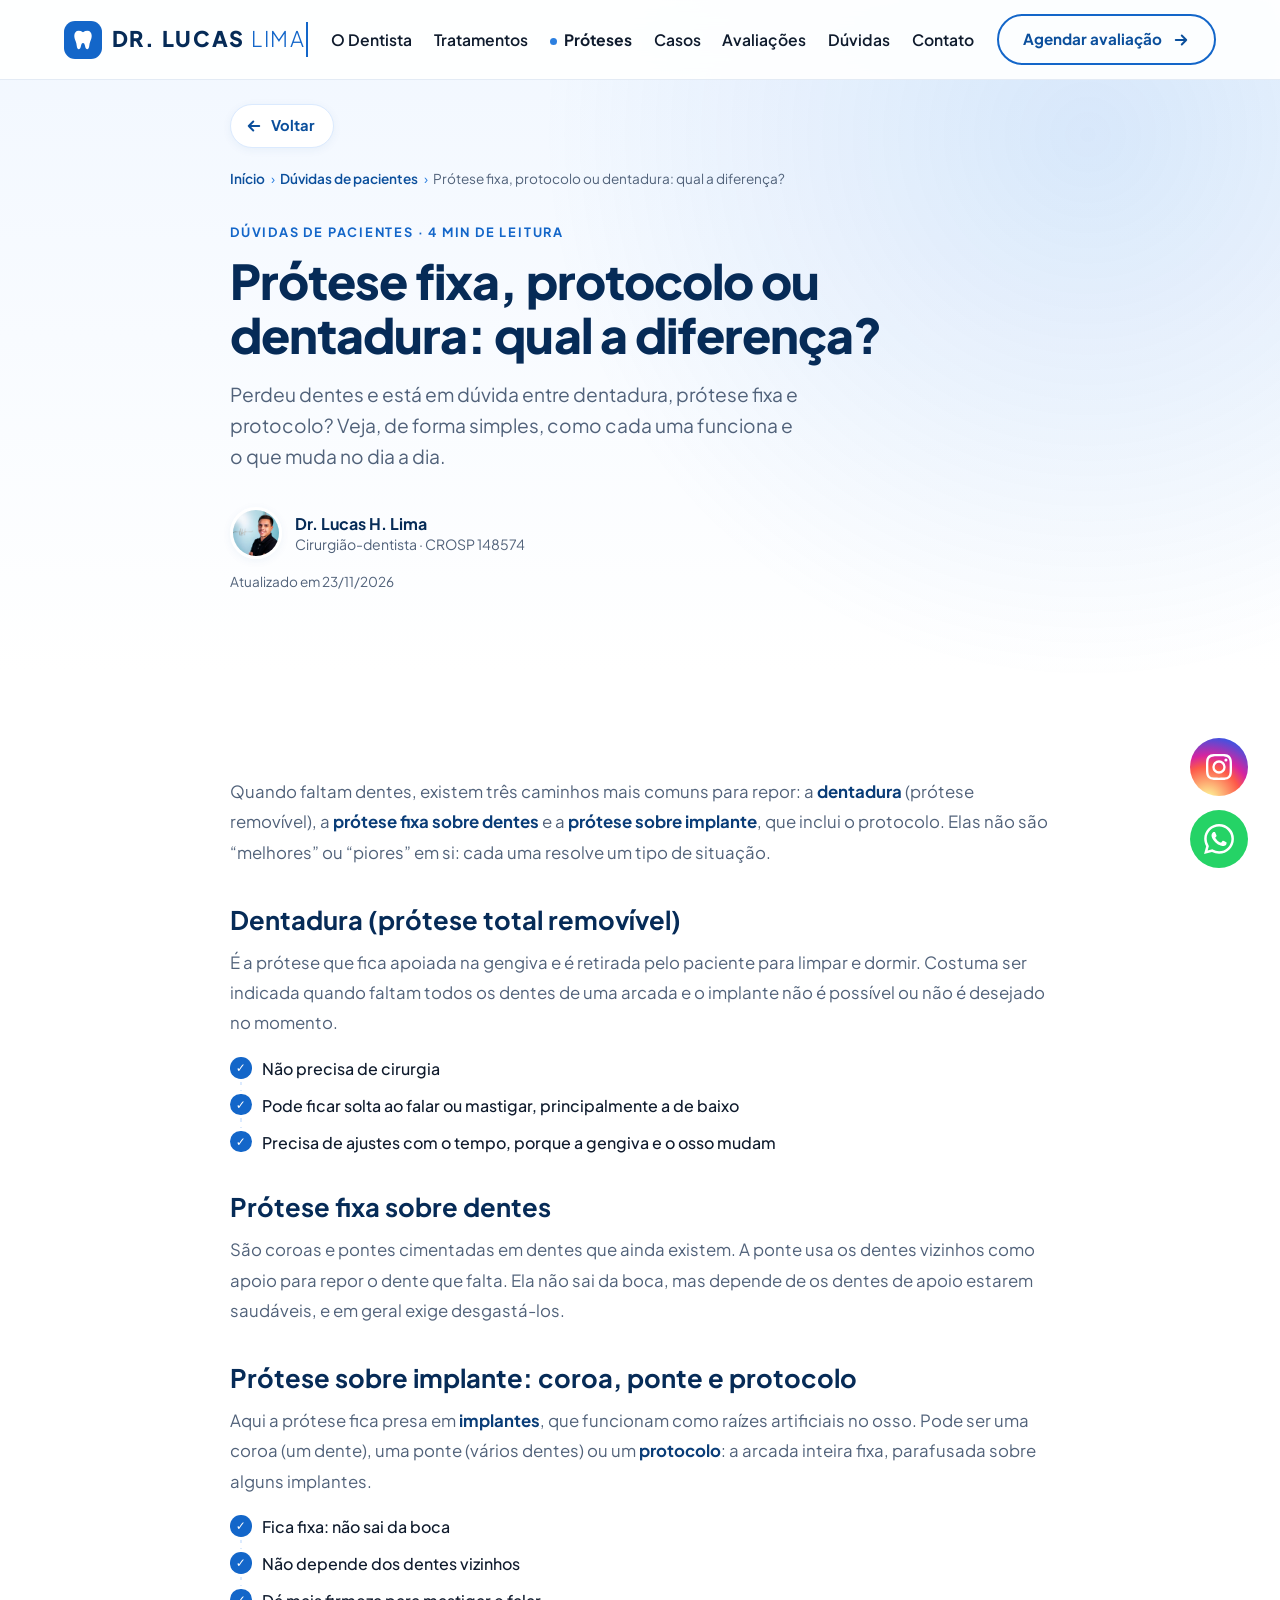
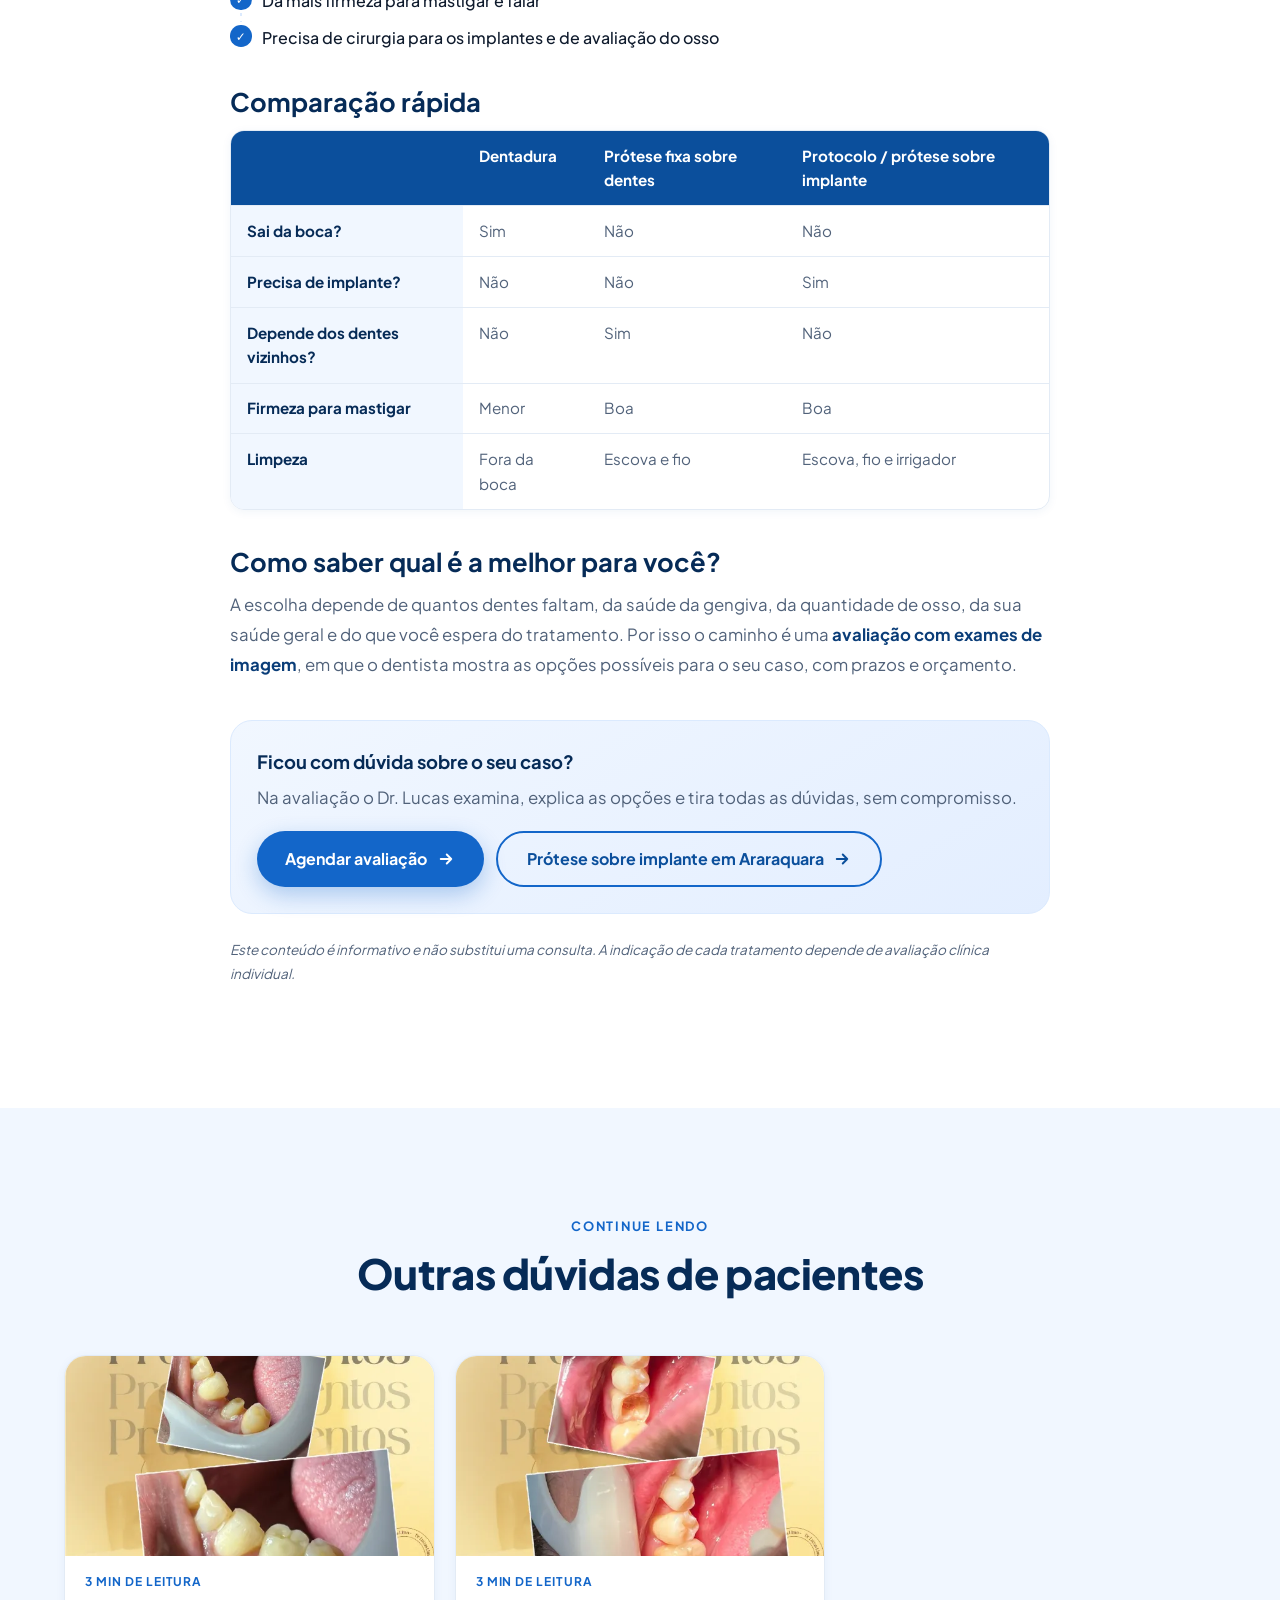
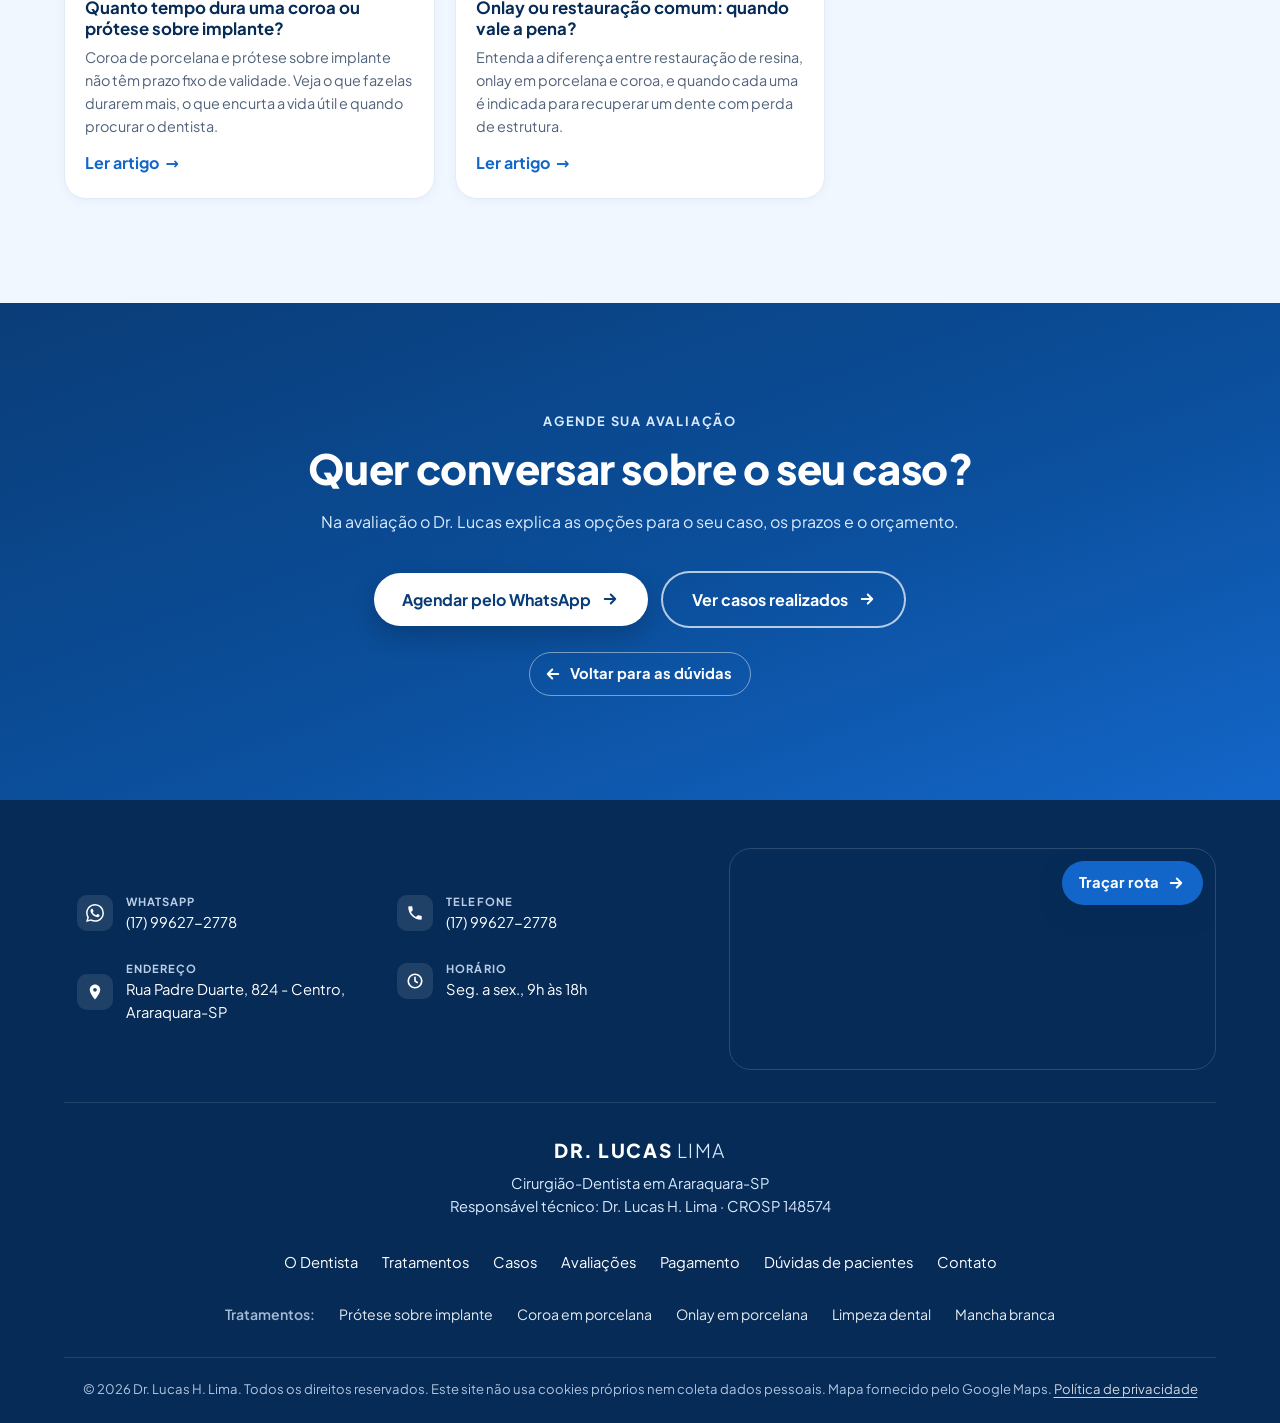
<file: duvidas/protese-fixa-protocolo-ou-dentadura/index.html>
<!DOCTYPE html>
<html lang="pt-BR">

<head>
    <meta charset="UTF-8">
    <meta name="viewport" content="width=device-width, initial-scale=1.0, viewport-fit=cover">
    <meta http-equiv="Content-Security-Policy"
        content="default-src 'self'; script-src 'self' https://cloud.umami.is; style-src 'self'; font-src 'self'; img-src 'self' data: https://images.unsplash.com; frame-src https://www.google.com; connect-src 'self' https://cloud.umami.is https://api-gateway.umami.dev; object-src 'none'; base-uri 'self'; form-action 'none'; upgrade-insecure-requests">
    <meta name="referrer" content="strict-origin-when-cross-origin">

    <title>Prótese Fixa, Protocolo ou Dentadura: Qual a Diferença? | Dr. Lucas H. Lima</title>
    <meta name="description"
        content="Entenda a diferença entre dentadura, prótese fixa e protocolo sobre implantes: como cada uma funciona, firmeza, limpeza e para quem é indicada.">
    <meta name="robots" content="noindex, nofollow">
    <link rel="canonical" href="https://www.drlucaslima.com.br/duvidas/protese-fixa-protocolo-ou-dentadura/">
    <meta name="author" content="Dr. Lucas H. Lima">
    <meta name="theme-color" content="#0b4f9c">
    <meta name="geo.region" content="BR-SP">
    <meta name="geo.placename" content="Araraquara">

    <meta property="og:type" content="article">
    <meta property="og:locale" content="pt_BR">
    <meta property="og:site_name" content="Dr. Lucas H. Lima – Dentista em Araraquara">
    <meta property="og:title" content="Prótese Fixa, Protocolo ou Dentadura: Qual a Diferença?">
    <meta property="og:description" content="Entenda a diferença entre dentadura, prótese fixa e protocolo sobre implantes: como cada uma funciona, firmeza, limpeza e para quem é indicada.">
    <meta property="og:url" content="https://www.drlucaslima.com.br/duvidas/protese-fixa-protocolo-ou-dentadura/">
    <meta property="og:image" content="https://www.drlucaslima.com.br/img/casos/protocolo-superior-implante-1080.webp">
    <meta name="twitter:card" content="summary_large_image">

    <link rel="icon" href="../../favicon.svg" type="image/svg+xml">
    <link rel="manifest" href="../../site.webmanifest">
    <link rel="preload" href="../../fonts/plus-jakarta-sans-latin.woff2" as="font" type="font/woff2" crossorigin>
    <link rel="stylesheet" href="../../styles.css">
    <script src="../../script.js" defer></script>

    <script type="application/ld+json">
{
  "@context": "https://schema.org",
  "@graph": [
    {
      "@type": "Article",
      "@id": "https://www.drlucaslima.com.br/duvidas/protese-fixa-protocolo-ou-dentadura/#artigo",
      "headline": "Prótese fixa, protocolo ou dentadura: qual a diferença?",
      "description": "Entenda a diferença entre dentadura, prótese fixa e protocolo sobre implantes: como cada uma funciona, firmeza, limpeza e para quem é indicada.",
      "image": "https://www.drlucaslima.com.br/img/casos/protocolo-superior-implante-1080.webp",
      "inLanguage": "pt-BR",
      "datePublished": "2026-11-23",
      "dateModified": "2026-11-23",
      "mainEntityOfPage": "https://www.drlucaslima.com.br/duvidas/protese-fixa-protocolo-ou-dentadura/",
      "author": {
        "@id": "https://www.drlucaslima.com.br/#dr-lucas"
      },
      "publisher": {
        "@id": "https://www.drlucaslima.com.br/#consultorio"
      },
      "isPartOf": {
        "@id": "https://www.drlucaslima.com.br/#site"
      }
    },
    {
      "@type": "BreadcrumbList",
      "itemListElement": [
        {
          "@type": "ListItem",
          "position": 1,
          "name": "Início",
          "item": "https://www.drlucaslima.com.br/"
        },
        {
          "@type": "ListItem",
          "position": 2,
          "name": "Dúvidas de pacientes",
          "item": "https://www.drlucaslima.com.br/duvidas/"
        },
        {
          "@type": "ListItem",
          "position": 3,
          "name": "Prótese fixa, protocolo ou dentadura: qual a diferença?",
          "item": "https://www.drlucaslima.com.br/duvidas/protese-fixa-protocolo-ou-dentadura/"
        }
      ]
    }
  ]
}
    </script>
</head>

<body class="page-interna">
    <a class="skip-link" href="#conteudo">Pular para o conteúdo</a>

    <header class="header" id="main-header">
        <a href="../../" class="logo" aria-label="Dr. Lucas Lima – início">
            <span class="logo-mark" aria-hidden="true">
                <svg viewBox="0 0 24 24" width="22" height="22" fill="currentColor">
                    <path d="M12 3.5c-1.5-1-3.2-1.5-4.8-1.5C4.3 2 2.5 4.3 2.5 7.4c0 2.3.8 4.2 1.5 6 .6 1.6 1 3.3 1.2 5.1.2 1.9.9 3.5 2.3 3.5 1.6 0 2-2 2.4-4 .3-1.4.8-2.8 2.1-2.8s1.8 1.4 2.1 2.8c.4 2 .8 4 2.4 4 1.4 0 2.1-1.6 2.3-3.5.2-1.8.6-3.5 1.2-5.1.7-1.8 1.5-3.7 1.5-6C21.5 4.3 19.7 2 16.8 2c-1.6 0-3.3.5-4.8 1.5z" />
                </svg>
            </span>
            <span class="typing-effect">DR. LUCAS <span>LIMA</span></span>
        </a>

        <button class="menu-toggle" id="mobile-menu" type="button" aria-label="Abrir menu" aria-expanded="false"
            aria-controls="nav-menu">
            <span class="bar"></span>
            <span class="bar"></span>
            <span class="bar"></span>
        </button>

        <nav class="nav" id="nav-menu" aria-label="Menu principal">
            <a href="../../#sobre">O Dentista</a>
            <a href="../../#tratamentos">Tratamentos</a>
            <a href="../../#proteses" class="nav-highlight">Próteses</a>
            <a href="../../#casos">Casos</a>
            <a href="../../#avaliacoes">Avaliações</a>
            <a href="../../#duvidas">Dúvidas</a>
            <a href="#contato">Contato</a>
            <a href="https://wa.me/5517996272778?text=Ol%C3%A1%2C%20Dr.%20Lucas!%20Vim%20pelo%20site%20e%20gostaria%20de%20agendar%20uma%20avalia%C3%A7%C3%A3o."
                target="_blank" rel="noopener noreferrer" class="btn-solid mobile-only-btn">Agendar avaliação</a>
        </nav>

        <a href="https://wa.me/5517996272778?text=Ol%C3%A1%2C%20Dr.%20Lucas!%20Vim%20pelo%20site%20e%20gostaria%20de%20agendar%20uma%20avalia%C3%A7%C3%A3o."
            target="_blank" rel="noopener noreferrer" class="btn-outline desktop-btn">Agendar avaliação</a>
    </header>

    <main id="conteudo">
        <article class="article" aria-labelledby="page-title">
            <header class="page-hero article-hero">
                <div class="container container-narrow">
                    <a href="../../duvidas/" class="back-link">Voltar</a>

                    <nav class="breadcrumb" aria-label="Você está em">
                        <ol>
                            <li><a href="../../">Início</a></li>
                            <li><a href="../../duvidas/">Dúvidas de pacientes</a></li>
                            <li aria-current="page">Prótese fixa, protocolo ou dentadura: qual a diferença?</li>
                        </ol>
                    </nav>

                    <p class="eyebrow">Dúvidas de pacientes · 4 min de leitura</p>
                    <h1 id="page-title">Prótese fixa, protocolo ou dentadura: qual a diferença?</h1>
                    <p class="hero-text">Perdeu dentes e está em dúvida entre dentadura, prótese fixa e protocolo? Veja, de forma simples, como cada uma funciona e o que muda no dia a dia.</p>
                    <div class="article-meta">
                        <img src="../../img/dr-lucas-lima-dentista-araraquara-480.webp" width="480" height="640" alt=""
                            class="article-avatar">
                        <span>
                            <strong>Dr. Lucas H. Lima</strong>
                            <span>Cirurgião-dentista · CROSP 148574</span>
                        </span>
                    </div>
                    <p class="article-date">Atualizado em <time datetime="2026-11-23">23/11/2026</time></p>
                </div>
            </header>

            <div class="section-padding section-light">
                <div class="container container-narrow prose article-body">

                <p>Quando faltam dentes, existem três caminhos mais comuns para repor: a <strong>dentadura</strong>
                    (prótese removível), a <strong>prótese fixa sobre dentes</strong> e a <strong>prótese sobre
                    implante</strong>, que inclui o protocolo. Elas não são “melhores” ou “piores” em si: cada uma
                    resolve um tipo de situação.</p>

                <h2>Dentadura (prótese total removível)</h2>
                <p>É a prótese que fica apoiada na gengiva e é retirada pelo paciente para limpar e dormir. Costuma
                    ser indicada quando faltam todos os dentes de uma arcada e o implante não é possível ou não é
                    desejado no momento.</p>
                <ul class="check-list">
                    <li>Não precisa de cirurgia</li>
                    <li>Pode ficar solta ao falar ou mastigar, principalmente a de baixo</li>
                    <li>Precisa de ajustes com o tempo, porque a gengiva e o osso mudam</li>
                </ul>

                <h2>Prótese fixa sobre dentes</h2>
                <p>São coroas e pontes cimentadas em dentes que ainda existem. A ponte usa os dentes vizinhos como
                    apoio para repor o dente que falta. Ela não sai da boca, mas depende de os dentes de apoio estarem
                    saudáveis, e em geral exige desgastá-los.</p>

                <h2>Prótese sobre implante: coroa, ponte e protocolo</h2>
                <p>Aqui a prótese fica presa em <strong>implantes</strong>, que funcionam como raízes artificiais no
                    osso. Pode ser uma coroa (um dente), uma ponte (vários dentes) ou um <strong>protocolo</strong>: a
                    arcada inteira fixa, parafusada sobre alguns implantes.</p>
                <ul class="check-list">
                    <li>Fica fixa: não sai da boca</li>
                    <li>Não depende dos dentes vizinhos</li>
                    <li>Dá mais firmeza para mastigar e falar</li>
                    <li>Precisa de cirurgia para os implantes e de avaliação do osso</li>
                </ul>

                <h2>Comparação rápida</h2>
                <div class="table-wrap">
                    <table class="compare-table">
                        <thead>
                            <tr>
                                <th scope="col"></th>
                                <th scope="col">Dentadura</th>
                                <th scope="col">Prótese fixa sobre dentes</th>
                                <th scope="col">Protocolo / prótese sobre implante</th>
                            </tr>
                        </thead>
                        <tbody>
                            <tr>
                                <th scope="row">Sai da boca?</th>
                                <td>Sim</td>
                                <td>Não</td>
                                <td>Não</td>
                            </tr>
                            <tr>
                                <th scope="row">Precisa de implante?</th>
                                <td>Não</td>
                                <td>Não</td>
                                <td>Sim</td>
                            </tr>
                            <tr>
                                <th scope="row">Depende dos dentes vizinhos?</th>
                                <td>Não</td>
                                <td>Sim</td>
                                <td>Não</td>
                            </tr>
                            <tr>
                                <th scope="row">Firmeza para mastigar</th>
                                <td>Menor</td>
                                <td>Boa</td>
                                <td>Boa</td>
                            </tr>
                            <tr>
                                <th scope="row">Limpeza</th>
                                <td>Fora da boca</td>
                                <td>Escova e fio</td>
                                <td>Escova, fio e irrigador</td>
                            </tr>
                        </tbody>
                    </table>
                </div>

                <h2>Como saber qual é a melhor para você?</h2>
                <p>A escolha depende de quantos dentes faltam, da saúde da gengiva, da quantidade de osso, da sua
                    saúde geral e do que você espera do tratamento. Por isso o caminho é uma <strong>avaliação com
                    exames de imagem</strong>, em que o dentista mostra as opções possíveis para o seu caso, com
                    prazos e orçamento.</p>

                    <aside class="cta-box" aria-label="Agendar avaliação">
                        <strong>Ficou com dúvida sobre o seu caso?</strong>
                        <p>Na avaliação o Dr. Lucas examina, explica as opções e tira todas as dúvidas, sem
                            compromisso.</p>
                        <div class="cta-box-actions">
                            <a href="https://wa.me/5517996272778?text=Ol%C3%A1%2C%20Dr.%20Lucas!%20Vim%20pelo%20site%20e%20gostaria%20de%20saber%20sobre%20pr%C3%B3tese." target="_blank" rel="noopener noreferrer" class="btn-solid btn-pulse">Agendar
                                avaliação</a>
                            <a href="../../protese-sobre-implante-araraquara/" class="btn-outline">Prótese sobre implante em Araraquara</a>
                        </div>
                    </aside>

                    <p class="article-disclaimer">Este conteúdo é informativo e não substitui uma consulta. A indicação
                        de cada tratamento depende de avaliação clínica individual.</p>
                </div>
            </div>
        </article>

        <section class="section-padding section-tint related-section" aria-labelledby="related-title">
            <div class="container">
                <div class="section-head">
                    <p class="eyebrow">Continue lendo</p>
                    <h2 id="related-title" class="section-title">Outras dúvidas de pacientes</h2>
                </div>
                <ul class="article-list">
                    <li>
                        <a href="../../duvidas/quanto-tempo-dura-coroa-e-protese-sobre-implante/" class="article-card">
                            <img src="../../img/casos/coroa-total-emax-600.webp" width="600" height="750" loading="lazy"
                                decoding="async" alt="">
                            <span class="article-card-body">
                                <span class="article-card-meta">3 min de leitura</span>
                                <strong>Quanto tempo dura uma coroa ou prótese sobre implante?</strong>
                                <span>Coroa de porcelana e prótese sobre implante não têm prazo fixo de validade. Veja o que faz elas durarem mais, o que encurta a vida útil e quando procurar o dentista.</span>
                                <span class="article-card-cta">Ler artigo</span>
                            </span>
                        </a>
                    </li>
                    <li>
                        <a href="../../duvidas/onlay-ou-restauracao-quando-vale-a-pena/" class="article-card">
                            <img src="../../img/casos/onlay-porcelana-600.webp" width="600" height="750" loading="lazy"
                                decoding="async" alt="">
                            <span class="article-card-body">
                                <span class="article-card-meta">3 min de leitura</span>
                                <strong>Onlay ou restauração comum: quando vale a pena?</strong>
                                <span>Entenda a diferença entre restauração de resina, onlay em porcelana e coroa, e quando cada uma é indicada para recuperar um dente com perda de estrutura.</span>
                                <span class="article-card-cta">Ler artigo</span>
                            </span>
                        </a>
                    </li>
                </ul>
            </div>
        </section>

        <section class="section-padding section-blue cta-band" aria-labelledby="cta-title">
            <div class="container container-narrow">
                <p class="eyebrow eyebrow-light">Agende sua avaliação</p>
                <h2 id="cta-title" class="section-title">Quer conversar sobre o seu caso?</h2>
                <p>Na avaliação o Dr. Lucas explica as opções para o seu caso, os prazos e o orçamento.</p>
                <div class="section-actions">
                    <a href="https://wa.me/5517996272778?text=Ol%C3%A1%2C%20Dr.%20Lucas!%20Vim%20pelo%20site%20e%20gostaria%20de%20saber%20sobre%20pr%C3%B3tese."
                        target="_blank" rel="noopener noreferrer" class="btn-solid btn-on-dark">Agendar pelo WhatsApp</a>
                    <a href="../../#casos" class="btn-outline btn-on-dark">Ver casos realizados</a>
                </div>
                <div class="back-wrap">
                    <a href="../../duvidas/" class="back-link back-link-light">Voltar para as dúvidas</a>
                </div>
            </div>
        </section>
    </main>

    <footer class="footer">
        <!-- Contato compacto (o contato completo fica na página inicial) -->
        <div class="container footer-contact" id="contato">
            <ul class="fc-list">
                <li>
                    <a href="https://wa.me/5517996272778?text=Ol%C3%A1%2C%20Dr.%20Lucas!%20Vim%20pelo%20site%20e%20gostaria%20de%20saber%20sobre%20pr%C3%B3tese."
                        target="_blank" rel="noopener noreferrer" class="fc-item">
                        <span class="fc-icon" aria-hidden="true"><svg viewBox="0 0 24 24" width="18" height="18"
                                fill="currentColor">
                                <use href="#i-whatsapp" />
                            </svg></span>
                        <span><small>WhatsApp</small>(17) 99627-2778</span>
                    </a>
                </li>
                <li>
                    <a href="tel:+5517996272778" class="fc-item">
                        <span class="fc-icon" aria-hidden="true"><svg viewBox="0 0 24 24" width="18" height="18"
                                fill="currentColor">
                                <path d="M6.62 10.79c1.44 2.83 3.76 5.14 6.59 6.59l2.2-2.2c.27-.27.67-.36 1.02-.24 1.12.37 2.33.57 3.57.57.55 0 1 .45 1 1V20c0 .55-.45 1-1 1-9.39 0-17-7.61-17-17 0-.55.45-1 1-1h3.5c.55 0 1 .45 1 1 0 1.25.2 2.45.57 3.57.11.35.03.74-.25 1.02l-2.2 2.2z" />
                            </svg></span>
                        <span><small>Telefone</small>(17) 99627-2778</span>
                    </a>
                </li>
                <li>
                    <a href="https://www.google.com/maps/search/?api=1&query=Rua+Padre+Duarte%2C+824+-+Centro%2C+Araraquara+-+SP%2C+14800-360"
                        target="_blank" rel="noopener noreferrer" class="fc-item">
                        <span class="fc-icon" aria-hidden="true"><svg viewBox="0 0 24 24" width="18" height="18"
                                fill="currentColor">
                                <path d="M12 2C8.13 2 5 5.13 5 9c0 5.25 7 13 7 13s7-7.75 7-13c0-3.87-3.13-7-7-7zm0 9.5c-1.38 0-2.5-1.12-2.5-2.5s1.12-2.5 2.5-2.5 2.5 1.12 2.5 2.5-1.12 2.5-2.5 2.5z" />
                            </svg></span>
                        <span><small>Endereço</small>Rua Padre Duarte, 824 - Centro, Araraquara-SP</span>
                    </a>
                </li>
                <li>
                    <div class="fc-item">
                        <span class="fc-icon" aria-hidden="true"><svg viewBox="0 0 24 24" width="18" height="18"
                                fill="none" stroke="currentColor" stroke-width="2.2" stroke-linecap="round">
                                <circle cx="12" cy="12" r="9" />
                                <path d="M12 7v5l3 2" />
                            </svg></span>
                        <span><small>Horário</small>Seg. a sex., 9h às 18h</span>
                    </div>
                </li>
            </ul>

            <div class="fc-map">
                <iframe
                    src="https://www.google.com/maps?q=Rua+Padre+Duarte%2C+824+-+Centro%2C+Araraquara+-+SP%2C+14800-360&output=embed"
                    title="Mapa do consultório do Dr. Lucas H. Lima – Rua Padre Duarte, 824, Centro, Araraquara-SP"
                    loading="lazy" referrerpolicy="strict-origin-when-cross-origin" allowfullscreen></iframe>
                <a class="map-route"
                    href="https://www.google.com/maps/dir/?api=1&destination=Rua+Padre+Duarte%2C+824+-+Centro%2C+Araraquara+-+SP%2C+14800-360"
                    target="_blank" rel="noopener noreferrer">Traçar rota</a>
            </div>
        </div>

        <div class="container footer-grid">
            <div>
                <p class="footer-brand">DR. LUCAS <span>LIMA</span></p>
                <p>Cirurgião-Dentista em Araraquara-SP<br>Responsável técnico: Dr. Lucas H. Lima · CROSP 148574</p>
            </div>
            <nav aria-label="Links do rodapé" class="footer-links">
                <a href="../../#sobre">O Dentista</a>
                <a href="../../#tratamentos">Tratamentos</a>
                <a href="../../#casos">Casos</a>
                <a href="../../#avaliacoes">Avaliações</a>
                <a href="../../#pagamento">Pagamento</a>
                <a href="../../duvidas/">Dúvidas de pacientes</a>
                <a href="../../#contato">Contato</a>
            </nav>
            <nav aria-label="Tratamentos" class="footer-links footer-treatments">
                <span>Tratamentos:</span>
                <a href="../../protese-sobre-implante-araraquara/">Prótese sobre implante</a>
                <a href="../../coroa-de-porcelana-araraquara/">Coroa em porcelana</a>
                <a href="../../onlay-em-porcelana-araraquara/">Onlay em porcelana</a>
                <a href="../../limpeza-dental-araraquara/">Limpeza dental</a>
                <a href="../../tratamento-mancha-branca-araraquara/">Mancha branca</a>
            </nav>
        </div>
        <p class="footer-copy">© <span id="year">2026</span> Dr. Lucas H. Lima. Todos os direitos reservados. Este
            site não usa cookies próprios nem coleta dados pessoais. Mapa fornecido pelo Google Maps. <a href="../../politica-de-privacidade/" class="footer-privacy">Política de privacidade</a></p>
    </footer>

    <!-- BOTÕES FLUTUANTES (desktop) -->
    <div class="floating-buttons">
        <button id="back-to-top" class="float-btn back-top-btn" type="button" aria-label="Voltar ao topo">
            <svg viewBox="0 0 24 24" width="24" height="24" fill="currentColor" aria-hidden="true">
                <path d="M12 4l-8 8h6v8h4v-8h6z" />
            </svg>
        </button>
        <a href="https://www.instagram.com/drlucashlima/" target="_blank" rel="noopener noreferrer"
            class="float-btn social-btn insta-btn desktop-float" aria-label="Instagram do Dr. Lucas">
            <svg viewBox="0 0 24 24" width="26" height="26" fill="currentColor" aria-hidden="true">
                <use href="#i-instagram" />
            </svg>
        </a>
        <a href="https://wa.me/5517996272778?text=Ol%C3%A1%2C%20Dr.%20Lucas!%20Vim%20pelo%20site%20e%20gostaria%20de%20agendar%20uma%20avalia%C3%A7%C3%A3o."
            target="_blank" rel="noopener noreferrer" class="float-btn social-btn whats-btn desktop-float"
            aria-label="Agendar pelo WhatsApp">
            <svg viewBox="0 0 24 24" width="30" height="30" fill="currentColor" aria-hidden="true">
                <use href="#i-whatsapp" />
            </svg>
        </a>
    </div>

    <!-- BARRA FIXA (celular) -->
    <div class="mobile-cta" aria-label="Ações rápidas">
        <a href="tel:+5517996272778" class="mobile-cta-call">Ligar</a>
        <a href="https://wa.me/5517996272778?text=Ol%C3%A1%2C%20Dr.%20Lucas!%20Vim%20pelo%20site%20e%20gostaria%20de%20agendar%20uma%20avalia%C3%A7%C3%A3o."
            target="_blank" rel="noopener noreferrer" class="mobile-cta-whats">
            <svg viewBox="0 0 24 24" width="20" height="20" fill="currentColor" aria-hidden="true">
                <use href="#i-whatsapp" />
            </svg>
            Agendar pelo WhatsApp
        </a>
    </div>

    <!-- Ícones reutilizáveis -->
    <svg width="0" height="0" class="sprite" aria-hidden="true" focusable="false">
        <symbol id="i-whatsapp" viewBox="0 0 24 24">
            <path d="M17.472 14.382c-.297-.149-1.758-.867-2.03-.967-.273-.099-.471-.148-.67.15-.197.297-.767.966-.94 1.164-.173.199-.347.223-.644.075-.297-.15-1.255-.463-2.39-1.475-.883-.788-1.48-1.761-1.653-2.059-.173-.297-.018-.458.13-.606.134-.133.298-.347.446-.52.149-.174.198-.298.298-.497.099-.198.05-.371-.025-.52-.075-.149-.669-1.612-.916-2.207-.242-.579-.487-.5-.669-.51a12.8 12.8 0 0 0-.57-.01c-.198 0-.52.074-.792.372-.272.297-1.04 1.016-1.04 2.479 0 1.462 1.065 2.875 1.213 3.074.149.198 2.096 3.2 5.077 4.487.709.306 1.262.489 1.694.625.712.227 1.36.195 1.871.118.571-.085 1.758-.719 2.006-1.413.248-.694.248-1.289.173-1.413-.074-.124-.272-.198-.57-.347m-5.421 7.403h-.004a9.87 9.87 0 0 1-5.031-1.378l-.361-.214-3.741.982.998-3.648-.235-.374a9.86 9.86 0 0 1-1.51-5.26c.001-5.45 4.436-9.884 9.888-9.884 2.64 0 5.122 1.03 6.988 2.898a9.82 9.82 0 0 1 2.893 6.994c-.003 5.45-4.437 9.884-9.885 9.884m8.413-18.297A11.815 11.815 0 0 0 12.05 0C5.495 0 .16 5.335.157 11.892c0 2.096.547 4.142 1.588 5.945L.057 24l6.305-1.654a11.882 11.882 0 0 0 5.683 1.448h.005c6.554 0 11.89-5.335 11.893-11.893a11.821 11.821 0 0 0-3.48-8.413Z" />
        </symbol>
        <symbol id="i-instagram" viewBox="0 0 24 24">
            <path d="M12 2.163c3.204 0 3.584.012 4.85.07 3.252.148 4.771 1.691 4.919 4.919.058 1.265.069 1.645.069 4.849 0 3.205-.012 3.584-.069 4.849-.149 3.225-1.664 4.771-4.919 4.919-1.266.058-1.644.07-4.85.07-3.204 0-3.584-.012-4.849-.07-3.26-.149-4.771-1.699-4.919-4.92-.058-1.265-.07-1.644-.07-4.849 0-3.204.013-3.583.07-4.849.149-3.227 1.664-4.771 4.919-4.919 1.266-.057 1.645-.069 4.849-.069zM12 0C8.741 0 8.333.014 7.053.072 2.695.272.273 2.69.073 7.052.014 8.333 0 8.741 0 12c0 3.259.014 3.668.072 4.948.2 4.358 2.618 6.78 6.98 6.98C8.333 23.986 8.741 24 12 24c3.259 0 3.668-.014 4.948-.072 4.354-.2 6.782-2.618 6.979-6.98.059-1.28.073-1.689.073-4.948 0-3.259-.014-3.667-.072-4.947-.196-4.354-2.617-6.78-6.979-6.98C15.668.014 15.259 0 12 0zm0 5.838a6.162 6.162 0 100 12.324 6.162 6.162 0 000-12.324zM12 16a4 4 0 110-8 4 4 0 010 8zm6.406-11.845a1.44 1.44 0 100 2.881 1.44 1.44 0 000-2.881z" />
        </symbol>
    </svg>
</body>

</html>
</file>
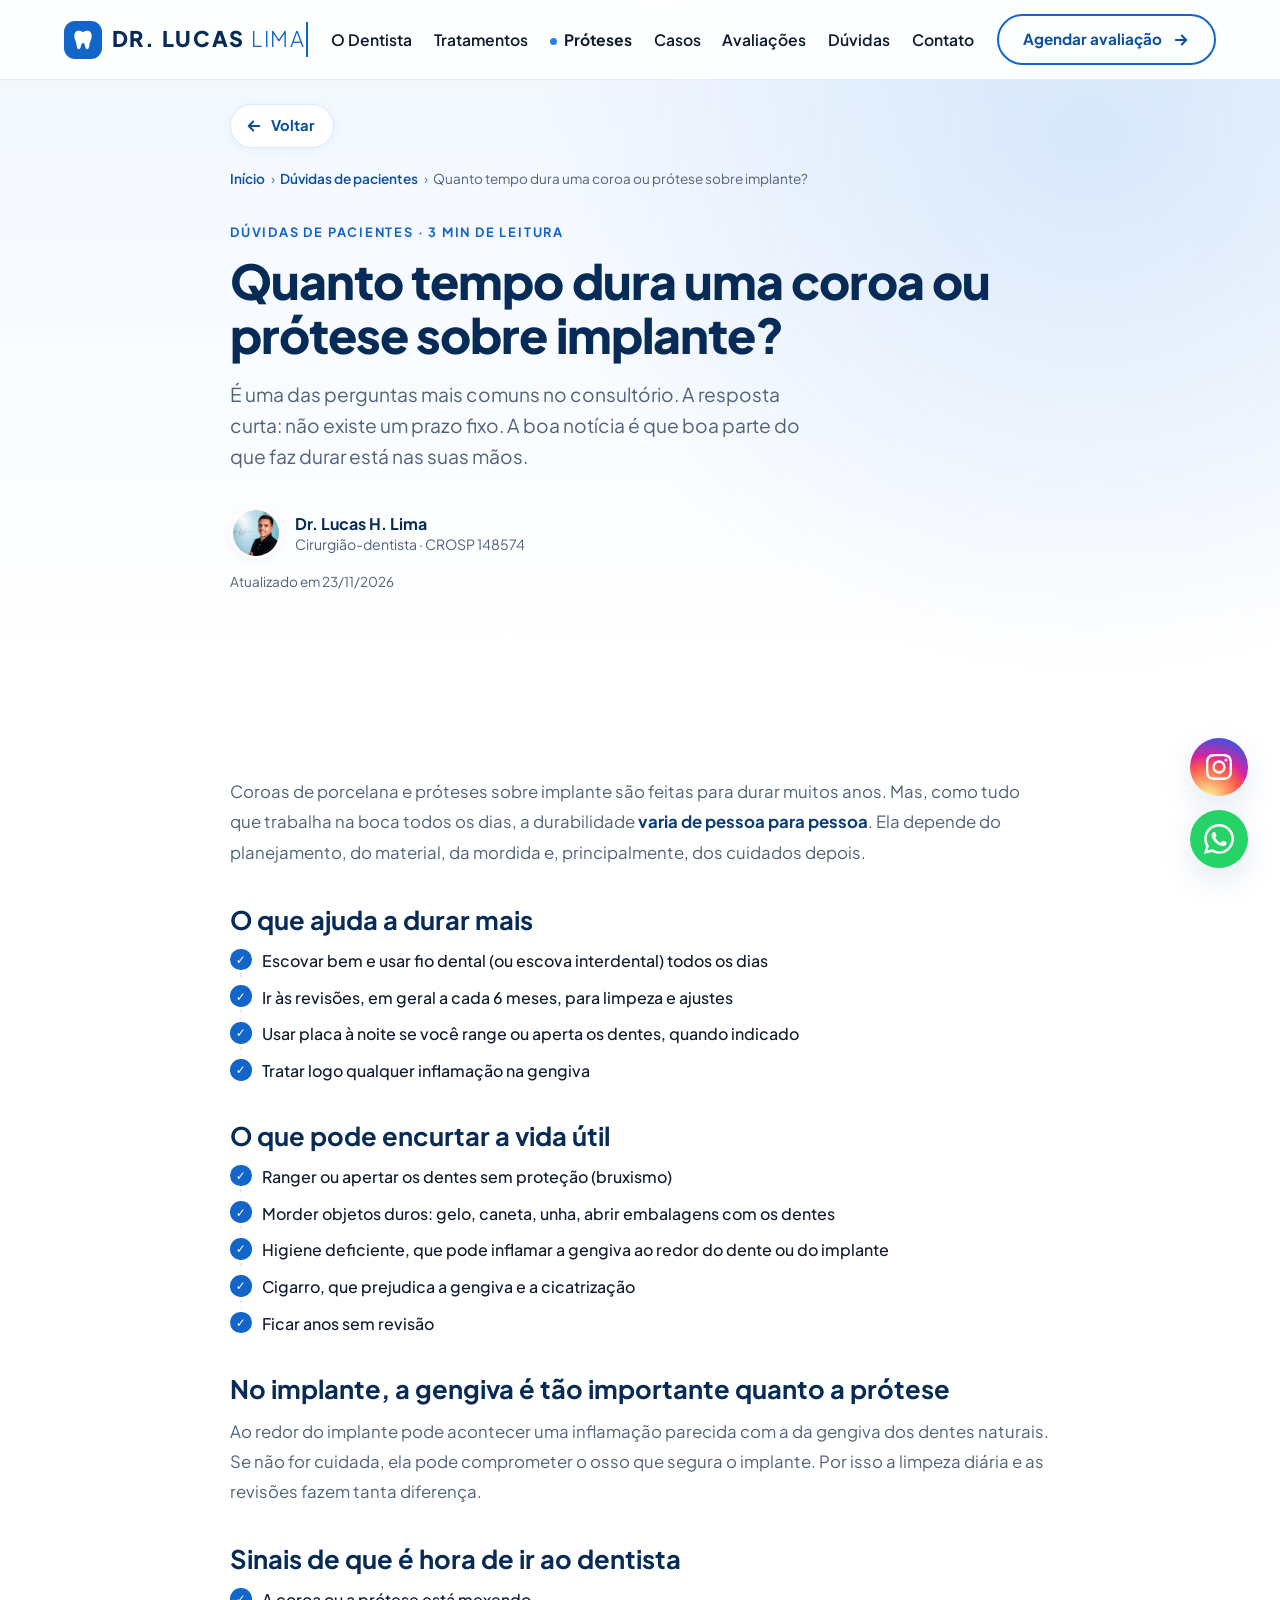
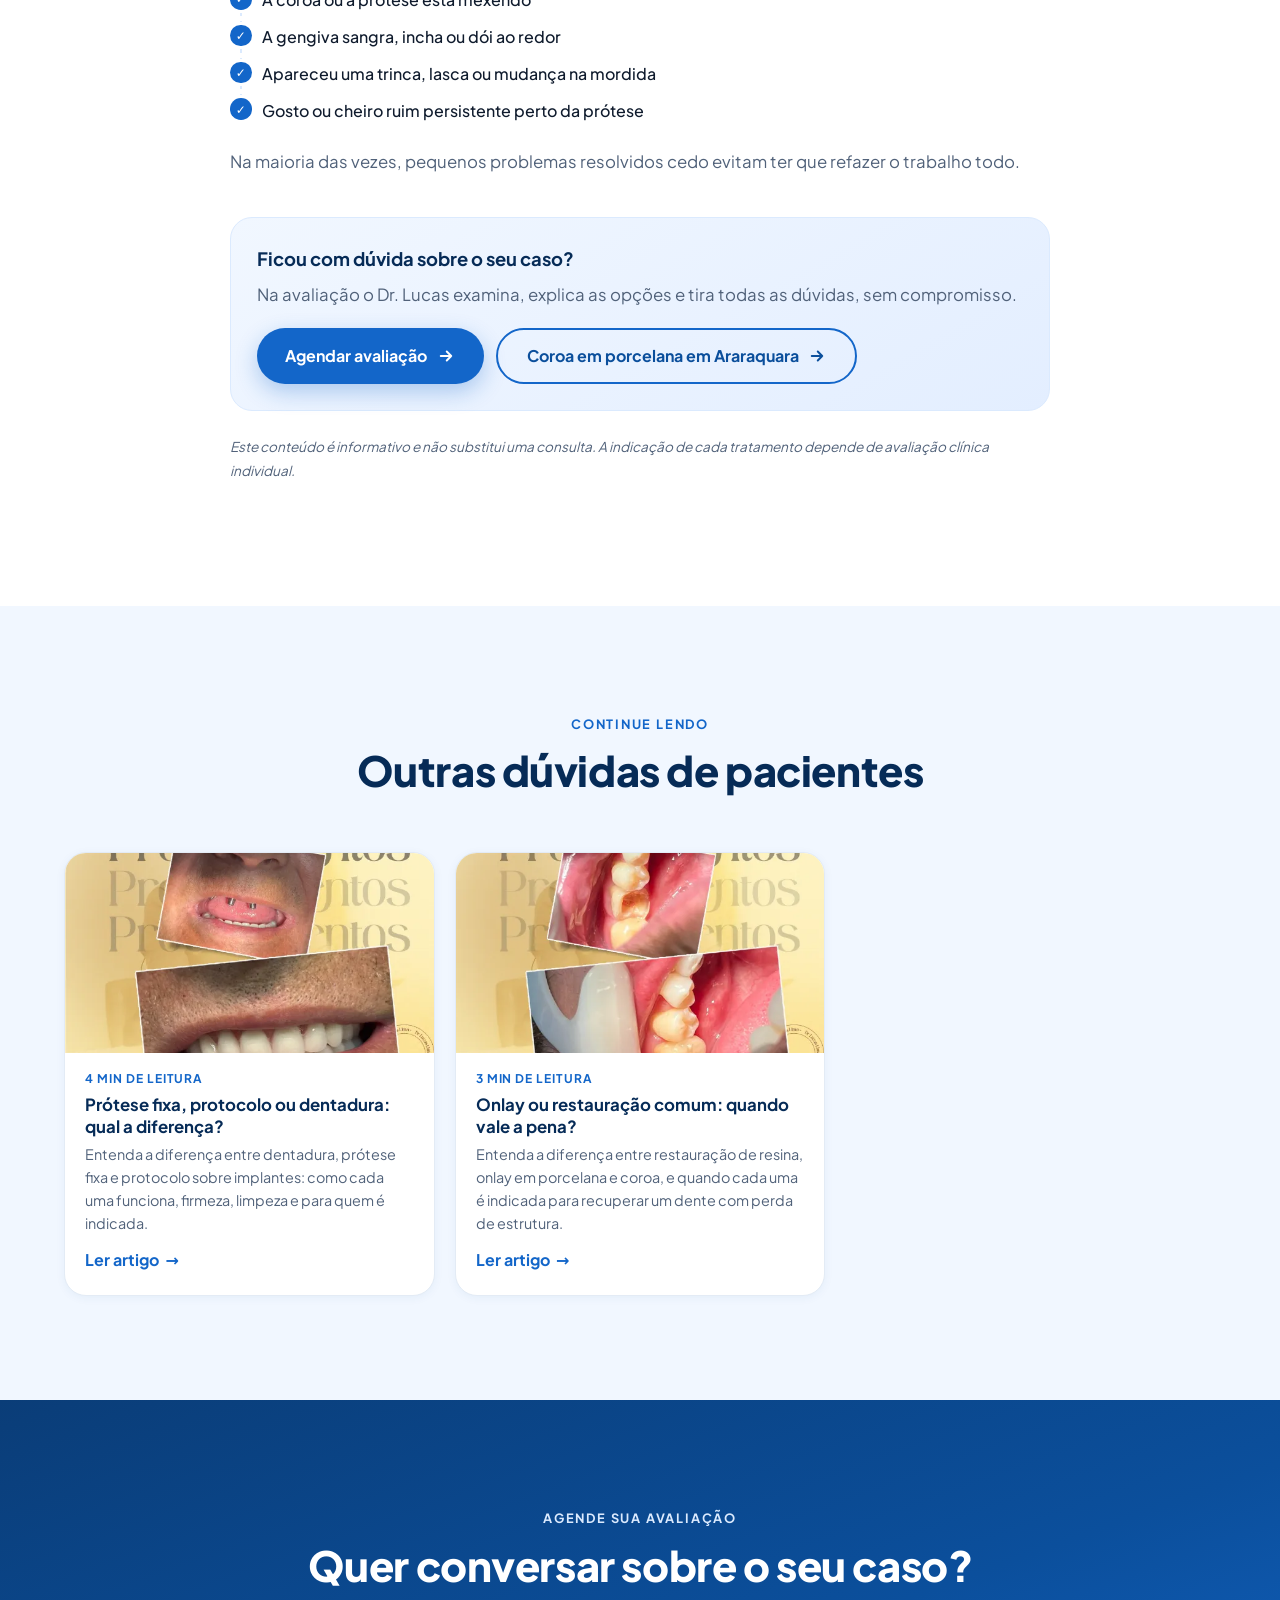
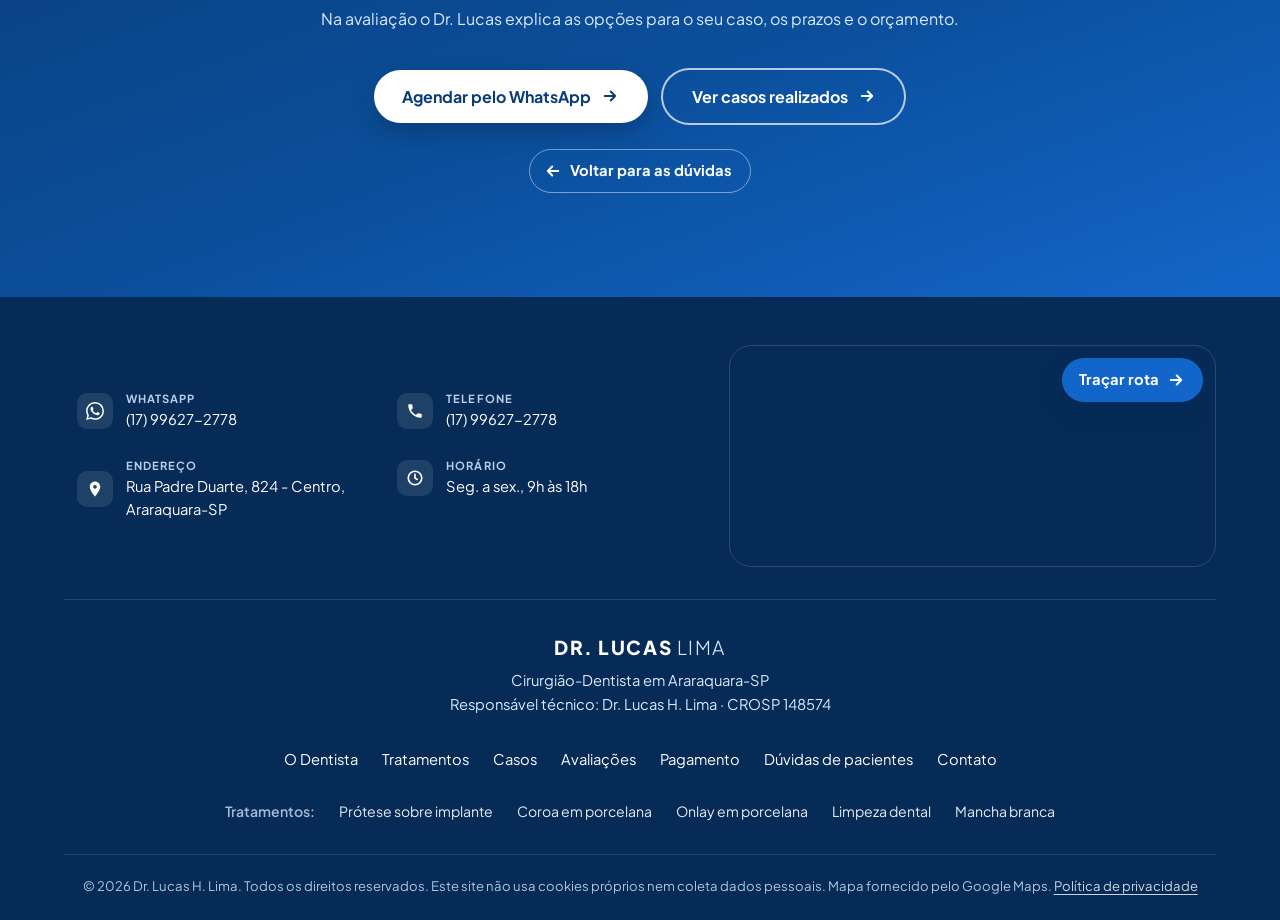
<file: duvidas/quanto-tempo-dura-coroa-e-protese-sobre-implante/index.html>
<!DOCTYPE html>
<html lang="pt-BR">

<head>
    <meta charset="UTF-8">
    <meta name="viewport" content="width=device-width, initial-scale=1.0, viewport-fit=cover">
    <meta http-equiv="Content-Security-Policy"
        content="default-src 'self'; script-src 'self' https://cloud.umami.is; style-src 'self'; font-src 'self'; img-src 'self' data: https://images.unsplash.com; frame-src https://www.google.com; connect-src 'self' https://cloud.umami.is https://api-gateway.umami.dev; object-src 'none'; base-uri 'self'; form-action 'none'; upgrade-insecure-requests">
    <meta name="referrer" content="strict-origin-when-cross-origin">

    <title>Quanto Tempo Dura uma Coroa ou Prótese sobre Implante? | Dr. Lucas H. Lima</title>
    <meta name="description"
        content="Coroa de porcelana e prótese sobre implante não têm prazo fixo de validade. Veja o que faz elas durarem mais, o que encurta a vida útil e quando procurar o dentista.">
    <meta name="robots" content="noindex, nofollow">
    <link rel="canonical" href="https://www.drlucaslima.com.br/duvidas/quanto-tempo-dura-coroa-e-protese-sobre-implante/">
    <meta name="author" content="Dr. Lucas H. Lima">
    <meta name="theme-color" content="#0b4f9c">
    <meta name="geo.region" content="BR-SP">
    <meta name="geo.placename" content="Araraquara">

    <meta property="og:type" content="article">
    <meta property="og:locale" content="pt_BR">
    <meta property="og:site_name" content="Dr. Lucas H. Lima – Dentista em Araraquara">
    <meta property="og:title" content="Quanto Tempo Dura uma Coroa ou Prótese sobre Implante?">
    <meta property="og:description" content="Coroa de porcelana e prótese sobre implante não têm prazo fixo de validade. Veja o que faz elas durarem mais, o que encurta a vida útil e quando procurar o dentista.">
    <meta property="og:url" content="https://www.drlucaslima.com.br/duvidas/quanto-tempo-dura-coroa-e-protese-sobre-implante/">
    <meta property="og:image" content="https://www.drlucaslima.com.br/img/casos/coroa-total-emax-1080.webp">
    <meta name="twitter:card" content="summary_large_image">

    <link rel="icon" href="../../favicon.svg" type="image/svg+xml">
    <link rel="manifest" href="../../site.webmanifest">
    <link rel="preload" href="../../fonts/plus-jakarta-sans-latin.woff2" as="font" type="font/woff2" crossorigin>
    <link rel="stylesheet" href="../../styles.css">
    <script src="../../script.js" defer></script>

    <script type="application/ld+json">
{
  "@context": "https://schema.org",
  "@graph": [
    {
      "@type": "Article",
      "@id": "https://www.drlucaslima.com.br/duvidas/quanto-tempo-dura-coroa-e-protese-sobre-implante/#artigo",
      "headline": "Quanto tempo dura uma coroa ou prótese sobre implante?",
      "description": "Coroa de porcelana e prótese sobre implante não têm prazo fixo de validade. Veja o que faz elas durarem mais, o que encurta a vida útil e quando procurar o dentista.",
      "image": "https://www.drlucaslima.com.br/img/casos/coroa-total-emax-1080.webp",
      "inLanguage": "pt-BR",
      "datePublished": "2026-11-23",
      "dateModified": "2026-11-23",
      "mainEntityOfPage": "https://www.drlucaslima.com.br/duvidas/quanto-tempo-dura-coroa-e-protese-sobre-implante/",
      "author": {
        "@id": "https://www.drlucaslima.com.br/#dr-lucas"
      },
      "publisher": {
        "@id": "https://www.drlucaslima.com.br/#consultorio"
      },
      "isPartOf": {
        "@id": "https://www.drlucaslima.com.br/#site"
      }
    },
    {
      "@type": "BreadcrumbList",
      "itemListElement": [
        {
          "@type": "ListItem",
          "position": 1,
          "name": "Início",
          "item": "https://www.drlucaslima.com.br/"
        },
        {
          "@type": "ListItem",
          "position": 2,
          "name": "Dúvidas de pacientes",
          "item": "https://www.drlucaslima.com.br/duvidas/"
        },
        {
          "@type": "ListItem",
          "position": 3,
          "name": "Quanto tempo dura uma coroa ou prótese sobre implante?",
          "item": "https://www.drlucaslima.com.br/duvidas/quanto-tempo-dura-coroa-e-protese-sobre-implante/"
        }
      ]
    }
  ]
}
    </script>
</head>

<body class="page-interna">
    <a class="skip-link" href="#conteudo">Pular para o conteúdo</a>

    <header class="header" id="main-header">
        <a href="../../" class="logo" aria-label="Dr. Lucas Lima – início">
            <span class="logo-mark" aria-hidden="true">
                <svg viewBox="0 0 24 24" width="22" height="22" fill="currentColor">
                    <path d="M12 3.5c-1.5-1-3.2-1.5-4.8-1.5C4.3 2 2.5 4.3 2.5 7.4c0 2.3.8 4.2 1.5 6 .6 1.6 1 3.3 1.2 5.1.2 1.9.9 3.5 2.3 3.5 1.6 0 2-2 2.4-4 .3-1.4.8-2.8 2.1-2.8s1.8 1.4 2.1 2.8c.4 2 .8 4 2.4 4 1.4 0 2.1-1.6 2.3-3.5.2-1.8.6-3.5 1.2-5.1.7-1.8 1.5-3.7 1.5-6C21.5 4.3 19.7 2 16.8 2c-1.6 0-3.3.5-4.8 1.5z" />
                </svg>
            </span>
            <span class="typing-effect">DR. LUCAS <span>LIMA</span></span>
        </a>

        <button class="menu-toggle" id="mobile-menu" type="button" aria-label="Abrir menu" aria-expanded="false"
            aria-controls="nav-menu">
            <span class="bar"></span>
            <span class="bar"></span>
            <span class="bar"></span>
        </button>

        <nav class="nav" id="nav-menu" aria-label="Menu principal">
            <a href="../../#sobre">O Dentista</a>
            <a href="../../#tratamentos">Tratamentos</a>
            <a href="../../#proteses" class="nav-highlight">Próteses</a>
            <a href="../../#casos">Casos</a>
            <a href="../../#avaliacoes">Avaliações</a>
            <a href="../../#duvidas">Dúvidas</a>
            <a href="#contato">Contato</a>
            <a href="https://wa.me/5517996272778?text=Ol%C3%A1%2C%20Dr.%20Lucas!%20Vim%20pelo%20site%20e%20gostaria%20de%20agendar%20uma%20avalia%C3%A7%C3%A3o."
                target="_blank" rel="noopener noreferrer" class="btn-solid mobile-only-btn">Agendar avaliação</a>
        </nav>

        <a href="https://wa.me/5517996272778?text=Ol%C3%A1%2C%20Dr.%20Lucas!%20Vim%20pelo%20site%20e%20gostaria%20de%20agendar%20uma%20avalia%C3%A7%C3%A3o."
            target="_blank" rel="noopener noreferrer" class="btn-outline desktop-btn">Agendar avaliação</a>
    </header>

    <main id="conteudo">
        <article class="article" aria-labelledby="page-title">
            <header class="page-hero article-hero">
                <div class="container container-narrow">
                    <a href="../../duvidas/" class="back-link">Voltar</a>

                    <nav class="breadcrumb" aria-label="Você está em">
                        <ol>
                            <li><a href="../../">Início</a></li>
                            <li><a href="../../duvidas/">Dúvidas de pacientes</a></li>
                            <li aria-current="page">Quanto tempo dura uma coroa ou prótese sobre implante?</li>
                        </ol>
                    </nav>

                    <p class="eyebrow">Dúvidas de pacientes · 3 min de leitura</p>
                    <h1 id="page-title">Quanto tempo dura uma coroa ou prótese sobre implante?</h1>
                    <p class="hero-text">É uma das perguntas mais comuns no consultório. A resposta curta: não existe um prazo fixo. A boa notícia é que boa parte do que faz durar está nas suas mãos.</p>
                    <div class="article-meta">
                        <img src="../../img/dr-lucas-lima-dentista-araraquara-480.webp" width="480" height="640" alt=""
                            class="article-avatar">
                        <span>
                            <strong>Dr. Lucas H. Lima</strong>
                            <span>Cirurgião-dentista · CROSP 148574</span>
                        </span>
                    </div>
                    <p class="article-date">Atualizado em <time datetime="2026-11-23">23/11/2026</time></p>
                </div>
            </header>

            <div class="section-padding section-light">
                <div class="container container-narrow prose article-body">

                <p>Coroas de porcelana e próteses sobre implante são feitas para durar muitos anos. Mas, como tudo que
                    trabalha na boca todos os dias, a durabilidade <strong>varia de pessoa para pessoa</strong>. Ela
                    depende do planejamento, do material, da mordida e, principalmente, dos cuidados depois.</p>

                <h2>O que ajuda a durar mais</h2>
                <ul class="check-list">
                    <li>Escovar bem e usar fio dental (ou escova interdental) todos os dias</li>
                    <li>Ir às revisões, em geral a cada 6 meses, para limpeza e ajustes</li>
                    <li>Usar placa à noite se você range ou aperta os dentes, quando indicado</li>
                    <li>Tratar logo qualquer inflamação na gengiva</li>
                </ul>

                <h2>O que pode encurtar a vida útil</h2>
                <ul class="check-list">
                    <li>Ranger ou apertar os dentes sem proteção (bruxismo)</li>
                    <li>Morder objetos duros: gelo, caneta, unha, abrir embalagens com os dentes</li>
                    <li>Higiene deficiente, que pode inflamar a gengiva ao redor do dente ou do implante</li>
                    <li>Cigarro, que prejudica a gengiva e a cicatrização</li>
                    <li>Ficar anos sem revisão</li>
                </ul>

                <h2>No implante, a gengiva é tão importante quanto a prótese</h2>
                <p>Ao redor do implante pode acontecer uma inflamação parecida com a da gengiva dos dentes naturais. Se
                    não for cuidada, ela pode comprometer o osso que segura o implante. Por isso a limpeza diária e as
                    revisões fazem tanta diferença.</p>

                <h2>Sinais de que é hora de ir ao dentista</h2>
                <ul class="check-list">
                    <li>A coroa ou a prótese está mexendo</li>
                    <li>A gengiva sangra, incha ou dói ao redor</li>
                    <li>Apareceu uma trinca, lasca ou mudança na mordida</li>
                    <li>Gosto ou cheiro ruim persistente perto da prótese</li>
                </ul>
                <p>Na maioria das vezes, pequenos problemas resolvidos cedo evitam ter que refazer o trabalho todo.</p>

                    <aside class="cta-box" aria-label="Agendar avaliação">
                        <strong>Ficou com dúvida sobre o seu caso?</strong>
                        <p>Na avaliação o Dr. Lucas examina, explica as opções e tira todas as dúvidas, sem
                            compromisso.</p>
                        <div class="cta-box-actions">
                            <a href="https://wa.me/5517996272778?text=Ol%C3%A1%2C%20Dr.%20Lucas!%20Vim%20pelo%20site%20e%20gostaria%20de%20saber%20sobre%20coroa%20e%20pr%C3%B3tese%20sobre%20implante." target="_blank" rel="noopener noreferrer" class="btn-solid btn-pulse">Agendar
                                avaliação</a>
                            <a href="../../coroa-de-porcelana-araraquara/" class="btn-outline">Coroa em porcelana em Araraquara</a>
                        </div>
                    </aside>

                    <p class="article-disclaimer">Este conteúdo é informativo e não substitui uma consulta. A indicação
                        de cada tratamento depende de avaliação clínica individual.</p>
                </div>
            </div>
        </article>

        <section class="section-padding section-tint related-section" aria-labelledby="related-title">
            <div class="container">
                <div class="section-head">
                    <p class="eyebrow">Continue lendo</p>
                    <h2 id="related-title" class="section-title">Outras dúvidas de pacientes</h2>
                </div>
                <ul class="article-list">
                    <li>
                        <a href="../../duvidas/protese-fixa-protocolo-ou-dentadura/" class="article-card">
                            <img src="../../img/casos/protocolo-superior-implante-600.webp" width="600" height="750" loading="lazy"
                                decoding="async" alt="">
                            <span class="article-card-body">
                                <span class="article-card-meta">4 min de leitura</span>
                                <strong>Prótese fixa, protocolo ou dentadura: qual a diferença?</strong>
                                <span>Entenda a diferença entre dentadura, prótese fixa e protocolo sobre implantes: como cada uma funciona, firmeza, limpeza e para quem é indicada.</span>
                                <span class="article-card-cta">Ler artigo</span>
                            </span>
                        </a>
                    </li>
                    <li>
                        <a href="../../duvidas/onlay-ou-restauracao-quando-vale-a-pena/" class="article-card">
                            <img src="../../img/casos/onlay-porcelana-600.webp" width="600" height="750" loading="lazy"
                                decoding="async" alt="">
                            <span class="article-card-body">
                                <span class="article-card-meta">3 min de leitura</span>
                                <strong>Onlay ou restauração comum: quando vale a pena?</strong>
                                <span>Entenda a diferença entre restauração de resina, onlay em porcelana e coroa, e quando cada uma é indicada para recuperar um dente com perda de estrutura.</span>
                                <span class="article-card-cta">Ler artigo</span>
                            </span>
                        </a>
                    </li>
                </ul>
            </div>
        </section>

        <section class="section-padding section-blue cta-band" aria-labelledby="cta-title">
            <div class="container container-narrow">
                <p class="eyebrow eyebrow-light">Agende sua avaliação</p>
                <h2 id="cta-title" class="section-title">Quer conversar sobre o seu caso?</h2>
                <p>Na avaliação o Dr. Lucas explica as opções para o seu caso, os prazos e o orçamento.</p>
                <div class="section-actions">
                    <a href="https://wa.me/5517996272778?text=Ol%C3%A1%2C%20Dr.%20Lucas!%20Vim%20pelo%20site%20e%20gostaria%20de%20saber%20sobre%20coroa%20e%20pr%C3%B3tese%20sobre%20implante."
                        target="_blank" rel="noopener noreferrer" class="btn-solid btn-on-dark">Agendar pelo WhatsApp</a>
                    <a href="../../#casos" class="btn-outline btn-on-dark">Ver casos realizados</a>
                </div>
                <div class="back-wrap">
                    <a href="../../duvidas/" class="back-link back-link-light">Voltar para as dúvidas</a>
                </div>
            </div>
        </section>
    </main>

    <footer class="footer">
        <!-- Contato compacto (o contato completo fica na página inicial) -->
        <div class="container footer-contact" id="contato">
            <ul class="fc-list">
                <li>
                    <a href="https://wa.me/5517996272778?text=Ol%C3%A1%2C%20Dr.%20Lucas!%20Vim%20pelo%20site%20e%20gostaria%20de%20saber%20sobre%20coroa%20e%20pr%C3%B3tese%20sobre%20implante."
                        target="_blank" rel="noopener noreferrer" class="fc-item">
                        <span class="fc-icon" aria-hidden="true"><svg viewBox="0 0 24 24" width="18" height="18"
                                fill="currentColor">
                                <use href="#i-whatsapp" />
                            </svg></span>
                        <span><small>WhatsApp</small>(17) 99627-2778</span>
                    </a>
                </li>
                <li>
                    <a href="tel:+5517996272778" class="fc-item">
                        <span class="fc-icon" aria-hidden="true"><svg viewBox="0 0 24 24" width="18" height="18"
                                fill="currentColor">
                                <path d="M6.62 10.79c1.44 2.83 3.76 5.14 6.59 6.59l2.2-2.2c.27-.27.67-.36 1.02-.24 1.12.37 2.33.57 3.57.57.55 0 1 .45 1 1V20c0 .55-.45 1-1 1-9.39 0-17-7.61-17-17 0-.55.45-1 1-1h3.5c.55 0 1 .45 1 1 0 1.25.2 2.45.57 3.57.11.35.03.74-.25 1.02l-2.2 2.2z" />
                            </svg></span>
                        <span><small>Telefone</small>(17) 99627-2778</span>
                    </a>
                </li>
                <li>
                    <a href="https://www.google.com/maps/search/?api=1&query=Rua+Padre+Duarte%2C+824+-+Centro%2C+Araraquara+-+SP%2C+14800-360"
                        target="_blank" rel="noopener noreferrer" class="fc-item">
                        <span class="fc-icon" aria-hidden="true"><svg viewBox="0 0 24 24" width="18" height="18"
                                fill="currentColor">
                                <path d="M12 2C8.13 2 5 5.13 5 9c0 5.25 7 13 7 13s7-7.75 7-13c0-3.87-3.13-7-7-7zm0 9.5c-1.38 0-2.5-1.12-2.5-2.5s1.12-2.5 2.5-2.5 2.5 1.12 2.5 2.5-1.12 2.5-2.5 2.5z" />
                            </svg></span>
                        <span><small>Endereço</small>Rua Padre Duarte, 824 - Centro, Araraquara-SP</span>
                    </a>
                </li>
                <li>
                    <div class="fc-item">
                        <span class="fc-icon" aria-hidden="true"><svg viewBox="0 0 24 24" width="18" height="18"
                                fill="none" stroke="currentColor" stroke-width="2.2" stroke-linecap="round">
                                <circle cx="12" cy="12" r="9" />
                                <path d="M12 7v5l3 2" />
                            </svg></span>
                        <span><small>Horário</small>Seg. a sex., 9h às 18h</span>
                    </div>
                </li>
            </ul>

            <div class="fc-map">
                <iframe
                    src="https://www.google.com/maps?q=Rua+Padre+Duarte%2C+824+-+Centro%2C+Araraquara+-+SP%2C+14800-360&output=embed"
                    title="Mapa do consultório do Dr. Lucas H. Lima – Rua Padre Duarte, 824, Centro, Araraquara-SP"
                    loading="lazy" referrerpolicy="strict-origin-when-cross-origin" allowfullscreen></iframe>
                <a class="map-route"
                    href="https://www.google.com/maps/dir/?api=1&destination=Rua+Padre+Duarte%2C+824+-+Centro%2C+Araraquara+-+SP%2C+14800-360"
                    target="_blank" rel="noopener noreferrer">Traçar rota</a>
            </div>
        </div>

        <div class="container footer-grid">
            <div>
                <p class="footer-brand">DR. LUCAS <span>LIMA</span></p>
                <p>Cirurgião-Dentista em Araraquara-SP<br>Responsável técnico: Dr. Lucas H. Lima · CROSP 148574</p>
            </div>
            <nav aria-label="Links do rodapé" class="footer-links">
                <a href="../../#sobre">O Dentista</a>
                <a href="../../#tratamentos">Tratamentos</a>
                <a href="../../#casos">Casos</a>
                <a href="../../#avaliacoes">Avaliações</a>
                <a href="../../#pagamento">Pagamento</a>
                <a href="../../duvidas/">Dúvidas de pacientes</a>
                <a href="../../#contato">Contato</a>
            </nav>
            <nav aria-label="Tratamentos" class="footer-links footer-treatments">
                <span>Tratamentos:</span>
                <a href="../../protese-sobre-implante-araraquara/">Prótese sobre implante</a>
                <a href="../../coroa-de-porcelana-araraquara/">Coroa em porcelana</a>
                <a href="../../onlay-em-porcelana-araraquara/">Onlay em porcelana</a>
                <a href="../../limpeza-dental-araraquara/">Limpeza dental</a>
                <a href="../../tratamento-mancha-branca-araraquara/">Mancha branca</a>
            </nav>
        </div>
        <p class="footer-copy">© <span id="year">2026</span> Dr. Lucas H. Lima. Todos os direitos reservados. Este
            site não usa cookies próprios nem coleta dados pessoais. Mapa fornecido pelo Google Maps. <a href="../../politica-de-privacidade/" class="footer-privacy">Política de privacidade</a></p>
    </footer>

    <!-- BOTÕES FLUTUANTES (desktop) -->
    <div class="floating-buttons">
        <button id="back-to-top" class="float-btn back-top-btn" type="button" aria-label="Voltar ao topo">
            <svg viewBox="0 0 24 24" width="24" height="24" fill="currentColor" aria-hidden="true">
                <path d="M12 4l-8 8h6v8h4v-8h6z" />
            </svg>
        </button>
        <a href="https://www.instagram.com/drlucashlima/" target="_blank" rel="noopener noreferrer"
            class="float-btn social-btn insta-btn desktop-float" aria-label="Instagram do Dr. Lucas">
            <svg viewBox="0 0 24 24" width="26" height="26" fill="currentColor" aria-hidden="true">
                <use href="#i-instagram" />
            </svg>
        </a>
        <a href="https://wa.me/5517996272778?text=Ol%C3%A1%2C%20Dr.%20Lucas!%20Vim%20pelo%20site%20e%20gostaria%20de%20agendar%20uma%20avalia%C3%A7%C3%A3o."
            target="_blank" rel="noopener noreferrer" class="float-btn social-btn whats-btn desktop-float"
            aria-label="Agendar pelo WhatsApp">
            <svg viewBox="0 0 24 24" width="30" height="30" fill="currentColor" aria-hidden="true">
                <use href="#i-whatsapp" />
            </svg>
        </a>
    </div>

    <!-- BARRA FIXA (celular) -->
    <div class="mobile-cta" aria-label="Ações rápidas">
        <a href="tel:+5517996272778" class="mobile-cta-call">Ligar</a>
        <a href="https://wa.me/5517996272778?text=Ol%C3%A1%2C%20Dr.%20Lucas!%20Vim%20pelo%20site%20e%20gostaria%20de%20agendar%20uma%20avalia%C3%A7%C3%A3o."
            target="_blank" rel="noopener noreferrer" class="mobile-cta-whats">
            <svg viewBox="0 0 24 24" width="20" height="20" fill="currentColor" aria-hidden="true">
                <use href="#i-whatsapp" />
            </svg>
            Agendar pelo WhatsApp
        </a>
    </div>

    <!-- Ícones reutilizáveis -->
    <svg width="0" height="0" class="sprite" aria-hidden="true" focusable="false">
        <symbol id="i-whatsapp" viewBox="0 0 24 24">
            <path d="M17.472 14.382c-.297-.149-1.758-.867-2.03-.967-.273-.099-.471-.148-.67.15-.197.297-.767.966-.94 1.164-.173.199-.347.223-.644.075-.297-.15-1.255-.463-2.39-1.475-.883-.788-1.48-1.761-1.653-2.059-.173-.297-.018-.458.13-.606.134-.133.298-.347.446-.52.149-.174.198-.298.298-.497.099-.198.05-.371-.025-.52-.075-.149-.669-1.612-.916-2.207-.242-.579-.487-.5-.669-.51a12.8 12.8 0 0 0-.57-.01c-.198 0-.52.074-.792.372-.272.297-1.04 1.016-1.04 2.479 0 1.462 1.065 2.875 1.213 3.074.149.198 2.096 3.2 5.077 4.487.709.306 1.262.489 1.694.625.712.227 1.36.195 1.871.118.571-.085 1.758-.719 2.006-1.413.248-.694.248-1.289.173-1.413-.074-.124-.272-.198-.57-.347m-5.421 7.403h-.004a9.87 9.87 0 0 1-5.031-1.378l-.361-.214-3.741.982.998-3.648-.235-.374a9.86 9.86 0 0 1-1.51-5.26c.001-5.45 4.436-9.884 9.888-9.884 2.64 0 5.122 1.03 6.988 2.898a9.82 9.82 0 0 1 2.893 6.994c-.003 5.45-4.437 9.884-9.885 9.884m8.413-18.297A11.815 11.815 0 0 0 12.05 0C5.495 0 .16 5.335.157 11.892c0 2.096.547 4.142 1.588 5.945L.057 24l6.305-1.654a11.882 11.882 0 0 0 5.683 1.448h.005c6.554 0 11.89-5.335 11.893-11.893a11.821 11.821 0 0 0-3.48-8.413Z" />
        </symbol>
        <symbol id="i-instagram" viewBox="0 0 24 24">
            <path d="M12 2.163c3.204 0 3.584.012 4.85.07 3.252.148 4.771 1.691 4.919 4.919.058 1.265.069 1.645.069 4.849 0 3.205-.012 3.584-.069 4.849-.149 3.225-1.664 4.771-4.919 4.919-1.266.058-1.644.07-4.85.07-3.204 0-3.584-.012-4.849-.07-3.26-.149-4.771-1.699-4.919-4.92-.058-1.265-.07-1.644-.07-4.849 0-3.204.013-3.583.07-4.849.149-3.227 1.664-4.771 4.919-4.919 1.266-.057 1.645-.069 4.849-.069zM12 0C8.741 0 8.333.014 7.053.072 2.695.272.273 2.69.073 7.052.014 8.333 0 8.741 0 12c0 3.259.014 3.668.072 4.948.2 4.358 2.618 6.78 6.98 6.98C8.333 23.986 8.741 24 12 24c3.259 0 3.668-.014 4.948-.072 4.354-.2 6.782-2.618 6.979-6.98.059-1.28.073-1.689.073-4.948 0-3.259-.014-3.667-.072-4.947-.196-4.354-2.617-6.78-6.979-6.98C15.668.014 15.259 0 12 0zm0 5.838a6.162 6.162 0 100 12.324 6.162 6.162 0 000-12.324zM12 16a4 4 0 110-8 4 4 0 010 8zm6.406-11.845a1.44 1.44 0 100 2.881 1.44 1.44 0 000-2.881z" />
        </symbol>
    </svg>
</body>

</html>
</file>
<file: styles.css>
/* =======================================================
   DR. LUCAS H. LIMA – DENTISTA EM ARARAQUARA
   Tema: branco + azul · mobile-first
======================================================== */

/* =======================================================
   FONTE (hospedada no próprio site: mais rápida e sem enviar
   o IP do visitante ao Google). Licença SIL Open Font License.
======================================================== */
@font-face {
    font-family: 'Plus Jakarta Sans';
    font-style: normal;
    font-weight: 300 800;
    font-display: swap;
    src: url('fonts/plus-jakarta-sans-latin.woff2') format('woff2');
    unicode-range: U+0000-00FF, U+0131, U+0152-0153, U+02BB-02BC, U+02C6, U+02DA, U+02DC, U+0304, U+0308, U+0329, U+2000-206F, U+20AC, U+2122, U+2191, U+2193, U+2212, U+2215, U+FEFF, U+FFFD;
}

@font-face {
    font-family: 'Plus Jakarta Sans';
    font-style: normal;
    font-weight: 300 800;
    font-display: swap;
    src: url('fonts/plus-jakarta-sans-latin-ext.woff2') format('woff2');
    unicode-range: U+0100-02BA, U+02BD-02C5, U+02C7-02CC, U+02CE-02D7, U+02DD-02FF, U+0304, U+0308, U+0329, U+1D00-1DBF, U+1E00-1E9F, U+1EF2-1EFF, U+2020, U+20A0-20AB, U+20AD-20C4, U+2113, U+2C60-2C7F, U+A720-A7FF;
}

:root {
    --blue-900: #062b57;
    --blue-800: #0a3d78;
    --blue-700: #0b4f9c;
    --blue-600: #1366c9;
    --blue-500: #2b7fe0;
    --blue-100: #dbeafe;
    --blue-50: #f1f7ff;
    --white: #ffffff;
    --text: #0f1b2d;
    --text-muted: #51627a;
    --border: #e3ebf5;
    --whats: #25d366;
    --whats-dark: #128c4a;

    --radius: 14px;
    --radius-lg: 22px;
    --shadow-sm: 0 2px 10px rgba(11, 79, 156, 0.06);
    --shadow: 0 12px 34px rgba(11, 79, 156, 0.12);
    --header-h: 4.25rem;
    --mobile-cta-h: 4.25rem;
    --ease: cubic-bezier(0.22, 1, 0.36, 1);
}

/* ---------- BASE ---------- */
*,
*::before,
*::after {
    margin: 0;
    padding: 0;
    box-sizing: border-box;
}

html {
    scroll-behavior: smooth;
    scroll-padding-top: calc(var(--header-h) + 1rem);
    -webkit-text-size-adjust: 100%;
    text-size-adjust: 100%;
}

body {
    font-family: 'Plus Jakarta Sans', system-ui, -apple-system, 'Segoe UI', Roboto, sans-serif;
    background: var(--white);
    color: var(--text);
    line-height: 1.6;
    overflow-x: hidden;
    -webkit-font-smoothing: antialiased;
    /* espaço para a barra fixa de WhatsApp no celular */
    padding-bottom: calc(var(--mobile-cta-h) + env(safe-area-inset-bottom));
}

body.menu-open {
    overflow: hidden;
}

img,
svg {
    display: block;
    max-width: 100%;
}

img {
    height: auto;
}

a {
    color: inherit;
}

button {
    font: inherit;
    color: inherit;
    background: none;
    border: 0;
    cursor: pointer;
}

strong {
    font-weight: 700;
}

.sprite {
    position: absolute;
    width: 0;
    height: 0;
    overflow: hidden;
}

/* Acessibilidade: foco visível no teclado */
:focus-visible {
    outline: 3px solid var(--blue-500);
    outline-offset: 3px;
    border-radius: 6px;
}

.skip-link {
    position: absolute;
    left: 1rem;
    top: -100px;
    z-index: 2000;
    background: var(--blue-700);
    color: var(--white);
    padding: 0.75rem 1.25rem;
    border-radius: 8px;
    text-decoration: none;
    font-weight: 700;
}

.skip-link:focus {
    top: 1rem;
}

/* Scrollbar azul */
::-webkit-scrollbar {
    width: 12px;
}

::-webkit-scrollbar-track {
    background: var(--blue-50);
}

::-webkit-scrollbar-thumb {
    background: var(--blue-600);
    border-radius: 10px;
    border: 3px solid var(--blue-50);
}

::-webkit-scrollbar-thumb:hover {
    background: var(--blue-700);
}

/* ---------- ANIMAÇÕES ---------- */
@keyframes typing {
    to {
        width: 100%;
    }
}

@keyframes blink {
    50% {
        border-color: transparent;
    }
}

@keyframes pulse {
    0% {
        box-shadow: 0 0 0 0 rgba(19, 102, 201, 0.45);
    }

    70% {
        box-shadow: 0 0 0 15px rgba(19, 102, 201, 0);
    }

    100% {
        box-shadow: 0 0 0 0 rgba(19, 102, 201, 0);
    }
}

/* Só esconde quando o JS está ativo (sem JS, tudo aparece) */
.js .reveal {
    opacity: 0;
    transform: translateY(24px);
    transition: opacity 0.7s var(--ease), transform 0.7s var(--ease);
}

.js .reveal.is-visible {
    opacity: 1;
    transform: none;
}

/* ---------- LAYOUT ---------- */
.container {
    width: 100%;
    max-width: 1200px;
    margin: 0 auto;
}

.container-narrow {
    max-width: 820px;
}

.section-padding {
    padding: clamp(3.5rem, 9vw, 6.5rem) clamp(1.25rem, 5vw, 5%);
}

.section-light {
    background: var(--white);
}

.section-tint {
    background: var(--blue-50);
}

.section-blue {
    background: linear-gradient(160deg, var(--blue-800) 0%, var(--blue-700) 55%, var(--blue-600) 100%);
    color: var(--white);
}

.section-head {
    text-align: center;
    max-width: 720px;
    margin: 0 auto clamp(2rem, 5vw, 3.5rem);
}

.eyebrow {
    display: inline-block;
    font-size: 0.8rem;
    font-weight: 700;
    letter-spacing: 0.14em;
    text-transform: uppercase;
    color: var(--blue-600);
    margin-bottom: 0.75rem;
}

.eyebrow-light {
    color: var(--blue-100);
}

.section-title {
    font-size: clamp(1.75rem, 4.2vw, 2.6rem);
    line-height: 1.2;
    font-weight: 800;
    letter-spacing: -0.01em;
    color: var(--blue-900);
    margin-bottom: 1rem;
}

.section-blue .section-title {
    color: var(--white);
}

.section-sub {
    color: var(--text-muted);
    font-size: clamp(1rem, 2.2vw, 1.1rem);
}

/* ---------- BOTÕES ---------- */
.btn-solid,
.btn-outline,
.btn-ghost {
    display: inline-flex;
    align-items: center;
    justify-content: center;
    gap: 0.6rem;
    min-height: 48px;
    padding: 0.85rem 1.8rem;
    border-radius: 999px;
    font-size: 1rem;
    font-weight: 700;
    text-decoration: none;
    text-align: center;
    transition: transform 0.3s var(--ease), background-color 0.3s, color 0.3s, box-shadow 0.3s, border-color 0.3s;
}

.btn-solid {
    background: var(--blue-600);
    color: var(--white);
    box-shadow: 0 8px 22px rgba(19, 102, 201, 0.3);
}

.btn-solid:hover {
    background: var(--blue-700);
    transform: translateY(-3px);
    box-shadow: 0 12px 28px rgba(19, 102, 201, 0.38);
}

.btn-outline {
    border: 2px solid var(--blue-600);
    color: var(--blue-700);
    background: transparent;
}

.btn-outline:hover {
    background: var(--blue-600);
    color: var(--white);
    transform: translateY(-3px);
}

.btn-ghost {
    color: var(--blue-800);
    background: rgba(255, 255, 255, 0.75);
    border: 2px solid var(--blue-100);
}

.btn-ghost:hover {
    border-color: var(--blue-600);
    transform: translateY(-3px);
}

.text-link {
    display: inline-block;
    margin-top: 0.5rem;
    color: var(--blue-600);
    font-weight: 700;
    text-decoration: none;
    padding: 0.5rem 0;
}

.text-link:hover {
    text-decoration: underline;
    text-underline-offset: 4px;
}

/* ---------- HEADER ---------- */
.header {
    position: fixed;
    inset: 0 0 auto 0;
    z-index: 1000;
    height: var(--header-h);
    padding: 0 clamp(1.25rem, 5vw, 5%);
    display: flex;
    align-items: center;
    justify-content: space-between;
    gap: 1rem;
    background: rgba(255, 255, 255, 0.92);
    -webkit-backdrop-filter: saturate(180%) blur(12px);
    backdrop-filter: saturate(180%) blur(12px);
    border-bottom: 1px solid var(--border);
    transition: height 0.3s ease, box-shadow 0.3s ease;
}

.header.scrolled {
    --header-h: 3.75rem;
    box-shadow: 0 8px 26px rgba(11, 79, 156, 0.1);
}

.logo {
    display: flex;
    align-items: center;
    gap: 0.6rem;
    text-decoration: none;
    min-width: 0;
}

.logo-mark {
    display: grid;
    place-items: center;
    flex-shrink: 0;
    width: 38px;
    height: 38px;
    border-radius: 11px;
    background: var(--blue-600);
    color: var(--white);
}

/* Máquina de escrever (mantida do modelo original) */
.typing-effect {
    display: inline-block;
    overflow: hidden;
    white-space: nowrap;
    border-right: 2px solid var(--blue-600);
    width: 0;
    font-size: 1.2rem;
    font-weight: 800;
    letter-spacing: 0.08em;
    color: var(--blue-900);
    animation: typing 2s steps(14, end) 0.2s forwards, blink 0.8s step-end infinite;
}

.typing-effect span {
    font-weight: 300;
    color: var(--blue-600);
}

/* Hambúrguer */
.menu-toggle {
    display: flex;
    flex-direction: column;
    justify-content: center;
    gap: 6px;
    width: 48px;
    height: 48px;
    padding: 0 9px;
    margin-right: -9px;
    z-index: 1001;
}

.menu-toggle .bar {
    width: 30px;
    height: 3px;
    background: var(--blue-800);
    border-radius: 3px;
    transition: transform 0.3s, opacity 0.3s;
}

.menu-toggle.is-active .bar:nth-child(1) {
    transform: translateY(9px) rotate(45deg);
}

.menu-toggle.is-active .bar:nth-child(2) {
    opacity: 0;
}

.menu-toggle.is-active .bar:nth-child(3) {
    transform: translateY(-9px) rotate(-45deg);
}

/* Menu mobile (padrão) */
.nav {
    position: fixed;
    top: var(--header-h);
    left: 0;
    right: 0;
    height: calc(100dvh - var(--header-h));
    overflow-y: auto;
    overscroll-behavior: contain;
    display: flex;
    flex-direction: column;
    gap: 0.25rem;
    padding: 1.5rem clamp(1.25rem, 5vw, 5%) calc(2rem + env(safe-area-inset-bottom));
    background: var(--white);
    clip-path: inset(0 0 100% 0);
    visibility: hidden;
    transition: clip-path 0.4s var(--ease), visibility 0s linear 0.4s;
}

.nav.is-active {
    clip-path: inset(0 0 0 0);
    visibility: visible;
    transition: clip-path 0.4s var(--ease), visibility 0s;
}

.nav a:not(.btn-solid) {
    display: block;
    padding: 0.95rem 0;
    font-size: 1.15rem;
    font-weight: 600;
    color: var(--blue-900);
    text-decoration: none;
    border-bottom: 1px solid var(--border);
}

.mobile-only-btn {
    margin-top: 1.5rem;
    width: 100%;
}

.desktop-btn {
    display: none;
}

/* ---------- HERO ---------- */
.hero {
    position: relative;
    min-height: 100svh;
    display: flex;
    align-items: center;
    padding: calc(var(--header-h) + 2.5rem) clamp(1.25rem, 5vw, 5%) 3rem;
    background:
        linear-gradient(180deg, rgba(255, 255, 255, 0.95) 0%, rgba(241, 247, 255, 0.9) 60%, rgba(241, 247, 255, 0.82) 100%),
        url('https://images.unsplash.com/photo-1629909613654-28e377c37b09?q=80&w=1600&auto=format&fit=crop') center/cover no-repeat;
}

.hero-content {
    width: 100%;
    max-width: 46rem;
}

.hero h1 {
    font-size: clamp(2.1rem, 6.5vw, 4.2rem);
    line-height: 1.1;
    font-weight: 800;
    letter-spacing: -0.02em;
    color: var(--blue-900);
    margin-bottom: 1.25rem;
}

.hero-text {
    font-size: clamp(1.02rem, 2.4vw, 1.2rem);
    color: var(--text-muted);
    max-width: 36rem;
    margin-bottom: 2.25rem;
}

.hero-text strong {
    color: var(--blue-800);
}

.hero-actions {
    display: flex;
    flex-direction: column;
    gap: 0.85rem;
    margin-bottom: 2.25rem;
}

.hero-badges {
    list-style: none;
    display: flex;
    flex-wrap: wrap;
    gap: 0.6rem;
}

.hero-badges li {
    display: inline-flex;
    align-items: center;
    gap: 0.45rem;
    padding: 0.45rem 0.9rem;
    font-size: 0.85rem;
    font-weight: 600;
    color: var(--blue-800);
    background: var(--white);
    border: 1px solid var(--blue-100);
    border-radius: 999px;
}

.hero-badges li::before {
    content: '✓';
    color: var(--blue-600);
    font-weight: 800;
}

/* ---------- SOBRE ---------- */
.split-layout {
    display: flex;
    flex-direction: column;
    gap: 2.5rem;
    align-items: center;
}

.split-layout .image-content {
    width: 100%;
    max-width: 480px;
    border-radius: var(--radius-lg);
    overflow: hidden;
    box-shadow: var(--shadow);
    position: relative;
}

.split-layout .image-content::after {
    content: '';
    position: absolute;
    inset: auto 0 0 0;
    height: 6px;
    background: linear-gradient(90deg, var(--blue-600), var(--blue-500));
}

.split-layout .image-content img {
    width: 100%;
    aspect-ratio: 4 / 5;
    object-fit: cover;
    object-position: 60% 20%;
    transition: transform 0.5s var(--ease);
}

.split-layout:hover .image-content img {
    transform: scale(1.03);
}

.text-content p {
    color: var(--text-muted);
    font-size: 1.05rem;
    line-height: 1.8;
    margin-bottom: 1.25rem;
}

.text-content strong {
    color: var(--blue-800);
}

.text-content .cro {
    display: inline-block;
    font-size: 0.9rem;
    font-weight: 700;
    color: var(--blue-700);
    background: var(--blue-50);
    border: 1px solid var(--blue-100);
    padding: 0.35rem 0.85rem;
    border-radius: 999px;
    line-height: 1.4;
}

.check-list {
    list-style: none;
    display: grid;
    gap: 0.7rem;
    margin: 0.5rem 0 1.25rem;
}

.check-list li {
    position: relative;
    padding-left: 2rem;
    color: var(--text);
    font-weight: 500;
}

.check-list li::before {
    content: '✓';
    position: absolute;
    left: 0;
    top: 0.05rem;
    display: grid;
    place-items: center;
    width: 1.35rem;
    height: 1.35rem;
    font-size: 0.75rem;
    font-weight: 800;
    color: var(--white);
    background: var(--blue-600);
    border-radius: 50%;
}

/* ---------- TRATAMENTOS ---------- */
.grid-layout {
    display: grid;
    grid-template-columns: 1fr;
    gap: 1.25rem;
}

.card {
    background: var(--white);
    padding: 2rem 1.6rem;
    border: 1px solid var(--border);
    border-radius: var(--radius-lg);
    box-shadow: var(--shadow-sm);
    transition: transform 0.35s var(--ease), box-shadow 0.35s, border-color 0.35s;
}

.card:hover {
    transform: translateY(-6px);
    box-shadow: var(--shadow);
    border-color: var(--blue-100);
}

.card-icon {
    display: grid;
    place-items: center;
    width: 56px;
    height: 56px;
    margin-bottom: 1.25rem;
    border-radius: 16px;
    background: var(--blue-50);
    color: var(--blue-600);
}

.card h3 {
    font-size: 1.25rem;
    font-weight: 700;
    color: var(--blue-900);
    margin-bottom: 0.6rem;
}

.card p {
    color: var(--text-muted);
    font-size: 0.98rem;
}

/* ---------- AVALIAÇÕES ---------- */
.rating-summary {
    display: inline-flex;
    flex-wrap: wrap;
    align-items: center;
    justify-content: center;
    gap: 0.6rem;
    padding: 0.65rem 1.2rem;
    background: var(--white);
    border: 1px solid var(--border);
    border-radius: 999px;
    box-shadow: var(--shadow-sm);
    font-weight: 600;
    font-size: 0.95rem;
    color: var(--text);
}

.stars {
    color: #f5b400;
    letter-spacing: 0.1em;
    font-size: 1.05rem;
}

.demo-note {
    margin-top: 1rem;
    font-size: 0.85rem;
    color: var(--text-muted);
    font-style: italic;
}

.reviews-grid {
    display: grid;
    grid-template-columns: 1fr;
    gap: 1.25rem;
}

.review-card {
    display: flex;
    flex-direction: column;
    gap: 0.75rem;
    background: var(--white);
    border: 1px solid var(--border);
    border-radius: var(--radius-lg);
    padding: 1.6rem;
    box-shadow: var(--shadow-sm);
}

.review-head {
    display: flex;
    align-items: center;
    gap: 0.85rem;
}

.avatar {
    display: grid;
    place-items: center;
    flex-shrink: 0;
    width: 44px;
    height: 44px;
    border-radius: 50%;
    background: var(--blue-600);
    color: var(--white);
    font-weight: 800;
}

.review-name {
    font-weight: 700;
    color: var(--blue-900);
}

.review-meta {
    font-size: 0.82rem;
    color: var(--text-muted);
}

.review-card blockquote p {
    color: var(--text-muted);
    font-size: 0.98rem;
}

.section-actions {
    display: flex;
    flex-direction: column;
    gap: 0.85rem;
    margin-top: 2.25rem;
}

/* ---------- CASOS (ANTES E DEPOIS) ---------- */
.swipe-hint {
    text-align: right;
    font-size: 0.85rem;
    font-weight: 600;
    color: var(--blue-600);
    margin-bottom: 0.75rem;
}

.cases-grid {
    list-style: none;
    display: grid;
    grid-auto-flow: column;
    grid-auto-columns: min(78%, 320px);
    gap: 1rem;
    overflow-x: auto;
    scroll-snap-type: x mandatory;
    overscroll-behavior-x: contain;
    -webkit-overflow-scrolling: touch;
    scrollbar-width: thin;
    padding: 0.25rem 0.25rem 1.25rem;
    margin: 0 -0.25rem;
}

.case-card {
    scroll-snap-align: start;
    display: flex;
    flex-direction: column;
    background: var(--white);
    border: 1px solid var(--border);
    border-radius: var(--radius-lg);
    overflow: hidden;
    box-shadow: var(--shadow-sm);
    transition: transform 0.35s var(--ease), box-shadow 0.35s;
}

.case-card:hover {
    transform: translateY(-6px);
    box-shadow: var(--shadow);
}

.case-open {
    position: relative;
    display: block;
    width: 100%;
    cursor: zoom-in;
    background: #f7efd9;
}

.case-open img {
    width: 100%;
    aspect-ratio: 4 / 5;
    object-fit: cover;
}

.case-zoom {
    position: absolute;
    right: 0.75rem;
    bottom: 0.75rem;
    padding: 0.35rem 0.8rem;
    font-size: 0.78rem;
    font-weight: 700;
    color: var(--white);
    background: rgba(6, 43, 87, 0.78);
    border-radius: 999px;
}

.case-body {
    padding: 1.1rem 1.2rem 1.3rem;
}

.case-tag {
    display: inline-block;
    font-size: 0.72rem;
    font-weight: 700;
    letter-spacing: 0.08em;
    text-transform: uppercase;
    color: var(--blue-700);
    background: var(--blue-50);
    padding: 0.25rem 0.65rem;
    border-radius: 999px;
    margin-bottom: 0.6rem;
}

.case-body h3 {
    font-size: 1.05rem;
    color: var(--blue-900);
    margin-bottom: 0.35rem;
}

.case-body p {
    font-size: 0.92rem;
    color: var(--text-muted);
}

.cases-note {
    margin-top: 1rem;
    font-size: 0.82rem;
    color: var(--text-muted);
    text-align: center;
    max-width: 680px;
    margin-left: auto;
    margin-right: auto;
}

/* Visualizador ampliado */
.case-dialog {
    margin: auto;
    padding: 0;
    border: 0;
    border-radius: var(--radius-lg);
    width: min(92vw, 980px);
    max-height: 92dvh;
    overflow: auto;
    background: var(--white);
    box-shadow: 0 30px 80px rgba(6, 43, 87, 0.35);
}

.case-dialog::backdrop {
    background: rgba(6, 43, 87, 0.75);
    -webkit-backdrop-filter: blur(4px);
    backdrop-filter: blur(4px);
}

.case-dialog-inner {
    position: relative;
    display: flex;
    flex-direction: column;
}

.case-dialog img {
    width: 100%;
    max-height: 70dvh;
    object-fit: contain;
    background: #f7efd9;
}

.case-dialog-text {
    padding: 1.25rem 1.5rem 1.5rem;
}

.case-dialog-text h3 {
    color: var(--blue-900);
    margin-bottom: 0.4rem;
}

.case-dialog-text p {
    color: var(--text-muted);
}

.case-close {
    position: absolute;
    top: 0.75rem;
    right: 0.75rem;
    z-index: 2;
    width: 44px;
    height: 44px;
    border-radius: 50%;
    font-size: 1.6rem;
    line-height: 1;
    color: var(--white);
    background: rgba(6, 43, 87, 0.8);
}

.case-close:hover {
    background: var(--blue-700);
}

body.dialog-open {
    overflow: hidden;
}

/* ---------- FAQ ---------- */
.faq {
    display: grid;
    gap: 0.85rem;
}

.faq details {
    background: var(--white);
    border: 1px solid var(--border);
    border-radius: var(--radius);
    box-shadow: var(--shadow-sm);
    overflow: hidden;
}

.faq summary {
    list-style: none;
    cursor: pointer;
    display: flex;
    justify-content: space-between;
    align-items: center;
    gap: 1rem;
    min-height: 56px;
    padding: 1rem 1.25rem;
    font-weight: 700;
    color: var(--blue-900);
}

.faq summary::-webkit-details-marker {
    display: none;
}

.faq summary::after {
    content: '+';
    flex-shrink: 0;
    display: grid;
    place-items: center;
    width: 28px;
    height: 28px;
    border-radius: 50%;
    background: var(--blue-50);
    color: var(--blue-600);
    font-size: 1.2rem;
    transition: transform 0.3s;
}

.faq details[open] summary::after {
    transform: rotate(45deg);
}

.faq details p {
    padding: 0 1.25rem 1.25rem;
    color: var(--text-muted);
}

.faq details a {
    color: var(--blue-600);
    font-weight: 600;
}

/* ---------- CONTATO ---------- */
.contact-header {
    text-align: center;
    max-width: 680px;
    margin: 0 auto clamp(2rem, 5vw, 3.5rem);
}

.contact-header p:not(.eyebrow) {
    color: var(--blue-100);
    font-size: 1.05rem;
}

.contact-layout {
    display: flex;
    flex-direction: column;
    gap: 1.5rem;
}

.contact-info {
    font-style: normal;
    display: grid;
    gap: 0.75rem;
}

.contact-item {
    display: flex;
    align-items: center;
    gap: 1rem;
    min-height: 64px;
    padding: 0.9rem 1.1rem;
    border-radius: var(--radius);
    background: rgba(255, 255, 255, 0.08);
    border: 1px solid rgba(255, 255, 255, 0.16);
    color: var(--white);
    text-decoration: none;
    transition: background-color 0.3s, transform 0.3s var(--ease);
}

a.contact-item:hover {
    background: rgba(255, 255, 255, 0.16);
    transform: translateX(4px);
}

.contact-item strong {
    display: block;
    font-size: 0.78rem;
    letter-spacing: 0.1em;
    text-transform: uppercase;
    color: var(--blue-100);
}

.contact-icon {
    display: grid;
    place-items: center;
    flex-shrink: 0;
    width: 44px;
    height: 44px;
    border-radius: 12px;
    background: var(--white);
    color: var(--blue-700);
}

.contact-map {
    min-height: 320px;
    border-radius: var(--radius-lg);
    overflow: hidden;
    border: 1px solid rgba(255, 255, 255, 0.2);
    background: var(--blue-900);
}

.contact-map iframe {
    display: block;
    width: 100%;
    height: 100%;
    min-height: 320px;
    border: 0;
}

/* Horários no contato */
.hours {
    display: grid;
    gap: 0.2rem;
    margin-top: 0.15rem;
}

.hours > span {
    display: flex;
    justify-content: space-between;
    align-items: baseline;
    gap: 0.75rem;
}

.hours b,
.hours abbr {
    white-space: nowrap;
    text-decoration: none;
}

.hours b {
    font-weight: 700;
    color: var(--white);
}

.contact-static {
    align-items: flex-start;
}

.footer-nap {
    margin-top: 0.75rem;
    opacity: 0.9;
}

.footer-nap a {
    color: var(--white);
    text-decoration: underline;
    text-underline-offset: 3px;
}

.footer-nap a:hover {
    text-decoration: underline;
}

/* ---------- FOOTER ---------- */
.footer {
    background: var(--blue-900);
    color: var(--blue-100);
    padding: 3rem clamp(1.25rem, 5vw, 5%) 1.5rem;
    font-size: 0.92rem;
}

.footer-grid {
    display: flex;
    flex-direction: column;
    gap: 1.5rem;
    padding-bottom: 1.5rem;
    border-bottom: 1px solid rgba(255, 255, 255, 0.12);
}

.footer-brand {
    font-size: 1.2rem;
    font-weight: 800;
    letter-spacing: 0.08em;
    color: var(--white);
    margin-bottom: 0.4rem;
}

.footer-brand span {
    font-weight: 300;
    color: var(--blue-100);
}

.footer-links {
    display: flex;
    flex-wrap: wrap;
    gap: 0.25rem 1.5rem;
}

.footer-links a {
    color: var(--white);
    text-decoration: none;
    padding: 0.5rem 0;
}

.footer-links a:hover {
    text-decoration: underline;
}

.footer-treatments {
    margin-top: -0.75rem;
    font-size: 0.88rem;
}

.footer-treatments span {
    padding: 0.5rem 0;
    color: var(--blue-100);
    opacity: 0.75;
    font-weight: 600;
}

.footer-treatments a {
    opacity: 0.9;
}

.footer-privacy {
    color: var(--white);
    text-decoration: underline;
    text-underline-offset: 3px;
    white-space: nowrap;
}

.footer-copy {
    max-width: 1200px;
    margin: 1.25rem auto 0;
    font-size: 0.82rem;
    opacity: 0.8;
}

/* ---------- BOTÕES FLUTUANTES ---------- */
.floating-buttons {
    position: fixed;
    right: 1rem;
    bottom: calc(var(--mobile-cta-h) + 1rem + env(safe-area-inset-bottom));
    display: flex;
    flex-direction: column;
    gap: 0.85rem;
    z-index: 900;
}

.float-btn {
    width: 50px;
    height: 50px;
    border-radius: 50%;
    display: grid;
    place-items: center;
    text-decoration: none;
    background: var(--blue-600);
    color: var(--white);
    box-shadow: var(--shadow);
    transition: transform 0.3s cubic-bezier(0.175, 0.885, 0.32, 1.275), background-color 0.3s, opacity 0.4s, visibility 0.4s;
}

.float-btn:hover {
    transform: scale(1.12) translateY(-4px);
    background: var(--blue-700);
}

.social-btn {
    animation: pulse 2s infinite;
}

.social-btn:hover {
    animation-play-state: paused;
}

/* Cores oficiais do Instagram (destaca sobre o fundo azul) */
.insta-btn,
.insta-icon {
    background: radial-gradient(circle at 30% 107%, #fdf497 0%, #fdf497 5%, #fd5949 45%, #d6249f 60%, #285aeb 90%);
    color: var(--white);
}

.insta-btn:hover {
    background: radial-gradient(circle at 30% 107%, #fdf497 0%, #fdf497 5%, #fd5949 45%, #d6249f 60%, #285aeb 90%);
    filter: brightness(1.08);
}

.insta-btn.social-btn {
    animation-name: pulse-insta;
}

@keyframes pulse-insta {
    0% {
        box-shadow: 0 0 0 0 rgba(214, 36, 159, 0.45);
    }

    70% {
        box-shadow: 0 0 0 15px rgba(214, 36, 159, 0);
    }

    100% {
        box-shadow: 0 0 0 0 rgba(214, 36, 159, 0);
    }
}

.whats-btn {
    background: var(--whats);
}

.whats-btn:hover {
    background: var(--whats-dark);
}

.back-top-btn {
    background: var(--white);
    color: var(--blue-700);
    border: 1px solid var(--border);
    opacity: 0;
    visibility: hidden;
    transform: scale(0.5);
}

.back-top-btn.show {
    opacity: 1;
    visibility: visible;
    transform: scale(1);
}

.back-top-btn:hover {
    background: var(--blue-50);
}

.desktop-float {
    display: none;
}

/* Barra fixa de ação (celular) */
.mobile-cta {
    position: fixed;
    inset: auto 0 0 0;
    z-index: 950;
    display: flex;
    gap: 0.6rem;
    padding: 0.6rem clamp(0.75rem, 4vw, 1.25rem) calc(0.6rem + env(safe-area-inset-bottom));
    background: rgba(255, 255, 255, 0.96);
    -webkit-backdrop-filter: blur(10px);
    backdrop-filter: blur(10px);
    border-top: 1px solid var(--border);
    box-shadow: 0 -8px 24px rgba(11, 79, 156, 0.08);
}

.mobile-cta a {
    display: inline-flex;
    align-items: center;
    justify-content: center;
    gap: 0.5rem;
    min-height: 50px;
    border-radius: 999px;
    font-weight: 700;
    text-decoration: none;
}

.mobile-cta-call {
    flex: 0 0 auto;
    padding: 0 1.25rem;
    color: var(--blue-700);
    border: 2px solid var(--blue-100);
}

.mobile-cta-whats {
    flex: 1;
    background: var(--whats);
    color: #063b1d;
}

/* =======================================================
   INTERAÇÕES (hover, pulse, destaque de clique)
======================================================== */

@keyframes pulse-blue {
    0% {
        box-shadow: 0 0 0 0 rgba(19, 102, 201, 0.5);
    }

    70% {
        box-shadow: 0 0 0 14px rgba(19, 102, 201, 0);
    }

    100% {
        box-shadow: 0 0 0 0 rgba(19, 102, 201, 0);
    }
}

@keyframes pulse-green {
    0% {
        box-shadow: 0 0 0 0 rgba(37, 211, 102, 0.55);
    }

    70% {
        box-shadow: 0 0 0 12px rgba(37, 211, 102, 0);
    }

    100% {
        box-shadow: 0 0 0 0 rgba(37, 211, 102, 0);
    }
}

@keyframes pulse-white {
    0% {
        box-shadow: 0 0 0 0 rgba(255, 255, 255, 0.75);
    }

    70% {
        box-shadow: 0 0 0 10px rgba(255, 255, 255, 0);
    }

    100% {
        box-shadow: 0 0 0 0 rgba(255, 255, 255, 0);
    }
}

@keyframes shine {
    from {
        transform: translateX(-120%) skewX(-20deg);
    }

    to {
        transform: translateX(260%) skewX(-20deg);
    }
}

/* ---- Botões: brilho passando + preenchimento ---- */
.btn-solid,
.btn-outline,
.btn-ghost {
    position: relative;
    overflow: hidden;
    isolation: isolate;
}

.btn-solid:active,
.btn-outline:active,
.btn-ghost:active {
    transform: translateY(0) scale(0.97);
}

/* outline enche de azul da esquerda para a direita */
.btn-outline {
    background-image: linear-gradient(var(--blue-600), var(--blue-600));
    background-repeat: no-repeat;
    background-size: 0% 100%;
    transition: background-size 0.4s var(--ease), color 0.3s, transform 0.3s var(--ease), box-shadow 0.3s;
}

.btn-outline:hover {
    background-color: transparent;
    background-image: linear-gradient(var(--blue-600), var(--blue-600));
    background-size: 100% 100%;
    color: var(--white);
    box-shadow: 0 10px 24px rgba(19, 102, 201, 0.28);
}

/* CTA principal pulsando (como os ícones de WhatsApp/Instagram) */
.btn-pulse {
    animation: pulse-blue 2.2s infinite;
}

.btn-pulse:hover {
    animation-play-state: paused;
}

.mobile-cta-whats {
    animation: pulse-green 2.2s infinite;
}

.text-link {
    transition: color 0.3s, letter-spacing 0.3s;
}

.text-link:hover {
    color: var(--blue-800);
    letter-spacing: 0.01em;
}

/* Ações centralizadas (Casos / Avaliações) */
.section-actions {
    display: flex;
    flex-wrap: wrap;
    justify-content: center;
    align-items: center;
    gap: 0.85rem;
    margin-top: 2.25rem;
    text-align: center;
}

@media (max-width: 559px) {
    .section-actions {
        flex-direction: column;
        align-items: stretch;
    }
}

/* ---- Cards de tratamento ---- */
.card {
    position: relative;
    overflow: hidden;
}

.card::before {
    content: '';
    position: absolute;
    inset: 0 0 auto 0;
    height: 4px;
    background: linear-gradient(90deg, var(--blue-600), var(--blue-500));
    transform: scaleX(0);
    transform-origin: left;
    transition: transform 0.45s var(--ease);
}

.card:hover::before {
    transform: scaleX(1);
}

.card-icon {
    transition: background-color 0.35s, color 0.35s, transform 0.45s var(--ease);
}

.card:hover .card-icon {
    background: var(--blue-600);
    color: var(--white);
    transform: rotate(-8deg) scale(1.08);
}

/* ---- Casos: zoom, véu e selo "Ampliar" pulsando ---- */
.case-card {
    transition: transform 0.4s var(--ease), box-shadow 0.4s, border-color 0.4s;
}

.case-card:hover,
.case-card:focus-within {
    transform: translateY(-8px);
    border-color: var(--blue-100);
    box-shadow: 0 18px 40px rgba(11, 79, 156, 0.18);
}

.case-open {
    overflow: hidden;
}

.case-open img {
    transition: transform 0.6s var(--ease);
}

.case-open::after {
    content: '';
    position: absolute;
    inset: 0;
    background: linear-gradient(180deg, rgba(6, 43, 87, 0) 45%, rgba(6, 43, 87, 0.55) 100%);
    opacity: 0;
    transition: opacity 0.4s;
}

.case-card:hover .case-open img,
.case-open:focus-visible img {
    transform: scale(1.07);
}

.case-card:hover .case-open::after,
.case-open:focus-visible::after {
    opacity: 1;
}

.case-zoom {
    z-index: 1;
    display: inline-flex;
    align-items: center;
    gap: 0.35rem;
    padding: 0.4rem 0.85rem 0.4rem 0.7rem;
    background: var(--blue-600);
    animation: pulse-white 2s infinite;
    transition: transform 0.35s var(--ease), background-color 0.3s;
}

.case-card:hover .case-zoom {
    transform: scale(1.1);
    background: var(--blue-700);
    animation-play-state: paused;
}

.case-body h3 {
    transition: color 0.3s;
}

.case-card:hover .case-body h3 {
    color: var(--blue-600);
}

/* ---- Avaliações ---- */
.review-card {
    transition: transform 0.4s var(--ease), box-shadow 0.4s, border-color 0.4s;
}

.review-card:hover {
    transform: translateY(-6px);
    border-color: var(--blue-100);
    box-shadow: var(--shadow);
}

.review-card .avatar {
    transition: transform 0.4s var(--ease);
}

.review-card:hover .avatar {
    transform: scale(1.1);
}

/* Fundo próprio da seção de avaliações (separa de "Casos") */
.section-reviews {
    position: relative;
    background:
        radial-gradient(circle at 12% 18%, rgba(43, 127, 224, 0.12), transparent 40%),
        radial-gradient(circle at 88% 85%, rgba(43, 127, 224, 0.12), transparent 42%),
        linear-gradient(180deg, var(--blue-50) 0%, #e6f0ff 100%);
    border-top: 1px solid var(--blue-100);
    border-bottom: 1px solid var(--blue-100);
}

/* ---- FAQ ---- */
.faq details {
    transition: border-color 0.3s, box-shadow 0.3s;
}

.faq details:hover,
.faq details[open] {
    border-color: var(--blue-100);
    box-shadow: var(--shadow);
}

.faq summary {
    transition: color 0.3s;
}

.faq summary:hover {
    color: var(--blue-600);
}

.faq summary::after {
    transition: transform 0.3s, background-color 0.3s, color 0.3s;
}

/* ---- Contato ---- */
.contact-icon {
    transition: transform 0.4s var(--ease);
}

a.contact-item:hover .contact-icon {
    transform: scale(1.1) rotate(-6deg);
}

/* ---- Visualizador: botão fechar alinhado ---- */
.case-dialog {
    overflow: hidden;
}

.case-dialog-inner {
    max-height: 92dvh;
    overflow-y: auto;
}

.case-close {
    top: 1rem;
    right: 1rem;
    display: grid;
    place-items: center;
    width: 44px;
    height: 44px;
    padding: 0;
    color: var(--blue-800);
    background: var(--white);
    border: 1px solid var(--border);
    box-shadow: 0 6px 18px rgba(6, 43, 87, 0.25);
    transition: transform 0.35s var(--ease), background-color 0.3s, color 0.3s;
}

.case-close svg {
    display: block;
}

.case-close:hover {
    background: var(--blue-600);
    color: var(--white);
    transform: rotate(90deg);
}

/* Toque (celular): sem hover, o pulse continua indicando o clique */
@media (hover: none) {

    .case-card:hover,
    .card:hover,
    .review-card:hover {
        transform: none;
    }
}

/* =======================================================
   SETAS DE AÇÃO (indicam que é clicável)
======================================================== */
@keyframes nudge {

    0%,
    60%,
    100% {
        transform: translateX(0);
    }

    75% {
        transform: translateX(4px);
    }

    85% {
        transform: translateX(1px);
    }
}

.btn-solid::after,
.btn-outline::after,
.btn-ghost::after,
a.contact-item::after,
.map-route::after {
    content: '';
    flex-shrink: 0;
    width: 18px;
    height: 18px;
    background-color: currentColor;
    -webkit-mask: url("data:image/svg+xml,%3Csvg xmlns='http://www.w3.org/2000/svg' viewBox='0 0 24 24' fill='none' stroke='black' stroke-width='2.6' stroke-linecap='round' stroke-linejoin='round'%3E%3Cpath d='M5 12h14M13 6l6 6-6 6'/%3E%3C/svg%3E") center / contain no-repeat;
    mask: url("data:image/svg+xml,%3Csvg xmlns='http://www.w3.org/2000/svg' viewBox='0 0 24 24' fill='none' stroke='black' stroke-width='2.6' stroke-linecap='round' stroke-linejoin='round'%3E%3Cpath d='M5 12h14M13 6l6 6-6 6'/%3E%3C/svg%3E") center / contain no-repeat;
    animation: nudge 2.6s ease-in-out infinite;
    transition: transform 0.3s var(--ease);
}

.btn-solid:hover::after,
.btn-outline:hover::after,
.btn-ghost:hover::after,
a.contact-item:hover::after,
.map-route:hover::after {
    animation: none;
    transform: translateX(5px);
}

/* "Ver tratamentos" rola para baixo: seta para baixo */
.btn-ghost::after {
    transform: rotate(90deg);
    animation: none;
}

.btn-ghost:hover::after {
    transform: rotate(90deg) translateX(4px);
}

/* Cartões de contato: seta no canto direito */
a.contact-item::after {
    margin-left: auto;
    width: 20px;
    height: 20px;
    color: var(--white);
    opacity: 0.85;
}

/* ---- Brilho dos botões azuis (agora no ::before, a seta usa o ::after) ---- */
.btn-solid::before {
    content: '';
    position: absolute;
    top: 0;
    left: 0;
    width: 40%;
    height: 100%;
    background: linear-gradient(90deg, transparent, rgba(255, 255, 255, 0.45), transparent);
    transform: translateX(-120%) skewX(-20deg);
    pointer-events: none;
}

.btn-solid:hover::before {
    animation: shine 0.8s ease;
}

/* =======================================================
   FAQ: "+" desenhado (centralizado de verdade)
======================================================== */
.faq summary::after {
    content: '';
    font-size: 0;
    width: 30px;
    height: 30px;
    color: var(--blue-600);
    background-color: var(--blue-50);
    background-image: linear-gradient(currentColor, currentColor), linear-gradient(currentColor, currentColor);
    background-size: 12px 2px, 2px 12px;
    background-position: center;
    background-repeat: no-repeat;
}

.faq summary:hover::after,
.faq details[open] summary::after {
    color: var(--white);
    background-color: var(--blue-600);
    background-image: linear-gradient(currentColor, currentColor), linear-gradient(currentColor, currentColor);
    background-size: 12px 2px, 2px 12px;
    background-position: center;
    background-repeat: no-repeat;
}

/* =======================================================
   MAPA JÁ VISÍVEL + BOTÃO "TRAÇAR ROTA"
======================================================== */
.contact-map {
    position: relative;
}

.map-route {
    position: absolute;
    top: 0.75rem;
    right: 0.75rem;
    display: inline-flex;
    align-items: center;
    gap: 0.5rem;
    min-height: 44px;
    padding: 0.6rem 1.1rem;
    border-radius: 999px;
    background: var(--blue-600);
    color: var(--white);
    font-weight: 700;
    font-size: 0.92rem;
    text-decoration: none;
    box-shadow: 0 8px 22px rgba(6, 43, 87, 0.35);
    animation: pulse-blue 2.2s infinite;
    transition: background-color 0.3s, transform 0.3s var(--ease);
}

.map-route:hover {
    background: var(--blue-700);
    transform: translateY(-2px);
    animation-play-state: paused;
}

/* =======================================================
   RODAPÉ CENTRALIZADO
======================================================== */
.footer {
    text-align: center;
}

.footer-grid {
    flex-direction: column;
    align-items: center;
}

.footer-links {
    justify-content: center;
}

.footer-copy {
    text-align: center;
}

/* =======================================================
   FORMAS DE PAGAMENTO
======================================================== */
.pay-grid {
    list-style: none;
    display: grid;
    grid-template-columns: repeat(2, 1fr);
    gap: 1rem;
}

.pay-card {
    position: relative;
    display: flex;
    flex-direction: column;
    align-items: center;
    text-align: center;
    gap: 0.5rem;
    padding: 1.6rem 1rem 1.4rem;
    background: var(--white);
    border: 1px solid var(--border);
    border-radius: var(--radius-lg);
    box-shadow: var(--shadow-sm);
    transition: transform 0.4s var(--ease), box-shadow 0.4s, border-color 0.4s;
}

.pay-card:hover {
    transform: translateY(-6px);
    border-color: var(--blue-100);
    box-shadow: var(--shadow);
}

.pay-icon {
    display: grid;
    place-items: center;
    width: 56px;
    height: 56px;
    border-radius: 16px;
    background: var(--blue-50);
    color: var(--blue-600);
    transition: background-color 0.35s, color 0.35s, transform 0.45s var(--ease);
}

.pay-card:hover .pay-icon {
    background: var(--blue-600);
    color: var(--white);
    transform: rotate(-8deg) scale(1.08);
}

.pay-card h3 {
    font-size: 1.05rem;
    color: var(--blue-900);
}

.pay-card p {
    font-size: 0.9rem;
    color: var(--text-muted);
}

.pay-card p strong {
    color: var(--blue-700);
}

/* Cartão de crédito em destaque (parcelamento) */
.pay-card-featured {
    border: 2px solid var(--blue-600);
    box-shadow: 0 14px 34px rgba(19, 102, 201, 0.16);
}

.pay-card-featured .pay-icon {
    background: var(--blue-600);
    color: var(--white);
}

.pay-badge {
    position: absolute;
    top: -0.8rem;
    left: 50%;
    transform: translateX(-50%);
    white-space: nowrap;
    padding: 0.25rem 0.8rem;
    border-radius: 999px;
    background: var(--blue-600);
    color: var(--white);
    font-size: 0.72rem;
    font-weight: 700;
    letter-spacing: 0.04em;
    box-shadow: 0 6px 14px rgba(19, 102, 201, 0.3);
}

@media (min-width: 993px) {
    .pay-grid {
        grid-template-columns: repeat(4, 1fr);
        gap: 1.5rem;
    }

    .pay-card {
        padding: 2rem 1.25rem 1.6rem;
    }
}

@media (max-width: 360px) {
    .pay-grid {
        grid-template-columns: 1fr;
    }
}

/* =======================================================
   PÁGINAS DE TRATAMENTO
======================================================== */
.page-hero {
    padding: calc(var(--header-h) + 1.5rem) clamp(1.25rem, 5vw, 5%) clamp(3rem, 7vw, 5rem);
    background:
        radial-gradient(circle at 85% 20%, rgba(43, 127, 224, 0.14), transparent 45%),
        linear-gradient(180deg, var(--blue-50) 0%, var(--white) 100%);
}

.breadcrumb ol {
    list-style: none;
    display: flex;
    flex-wrap: wrap;
    gap: 0.35rem;
    font-size: 0.85rem;
    color: var(--text-muted);
    margin-bottom: 1.75rem;
}

.breadcrumb li + li::before {
    content: '›';
    margin-right: 0.35rem;
    color: var(--blue-500);
}

.breadcrumb a {
    color: var(--blue-700);
    text-decoration: none;
    font-weight: 600;
}

.breadcrumb a:hover {
    text-decoration: underline;
}

.page-hero-grid {
    display: grid;
    gap: 2.5rem;
    align-items: center;
}

.page-hero h1 {
    font-size: clamp(2rem, 5.5vw, 3.4rem);
    line-height: 1.12;
    font-weight: 800;
    letter-spacing: -0.02em;
    color: var(--blue-900);
    margin-bottom: 1.1rem;
}

.page-hero-media {
    max-width: 420px;
    width: 100%;
    margin: 0 auto;
}

.page-hero-media img {
    width: 100%;
    border-radius: var(--radius-lg);
    box-shadow: var(--shadow);
}

.page-hero-media figcaption {
    margin-top: 0.75rem;
    font-size: 0.85rem;
    color: var(--text-muted);
    text-align: center;
}

.prose p {
    color: var(--text-muted);
    font-size: 1.05rem;
    line-height: 1.8;
    margin-bottom: 1.1rem;
}

.prose p strong {
    color: var(--blue-800);
}

.prose .check-list {
    margin-bottom: 1.5rem;
}

.note {
    margin-top: 1rem;
    padding: 1rem 1.2rem;
    border-left: 4px solid var(--blue-600);
    background: var(--white);
    border-radius: 0 var(--radius) var(--radius) 0;
    color: var(--text-muted);
    font-size: 0.95rem;
}

.type-list {
    display: grid;
    gap: 1rem;
    width: 100%;
}

.type-list .card {
    padding: 1.4rem 1.5rem;
}

.type-list .card h3 {
    font-size: 1.1rem;
}

.type-list .card p strong {
    color: var(--blue-700);
}

/* Passo a passo numerado */
.steps {
    list-style: none;
    counter-reset: step;
    display: grid;
    gap: 1rem;
}

.step {
    counter-increment: step;
    position: relative;
    padding: 1.4rem 1.4rem 1.4rem 4.6rem;
    background: var(--white);
    border: 1px solid var(--border);
    border-radius: var(--radius-lg);
    box-shadow: var(--shadow-sm);
    transition: transform 0.4s var(--ease), box-shadow 0.4s, border-color 0.4s;
}

.step::before {
    content: counter(step);
    position: absolute;
    left: 1.2rem;
    top: 1.3rem;
    display: grid;
    place-items: center;
    width: 2.4rem;
    height: 2.4rem;
    border-radius: 50%;
    background: var(--blue-600);
    color: var(--white);
    font-weight: 800;
    box-shadow: 0 6px 14px rgba(19, 102, 201, 0.3);
}

.step:hover {
    transform: translateY(-4px);
    border-color: var(--blue-100);
    box-shadow: var(--shadow);
}

.step h3 {
    font-size: 1.08rem;
    color: var(--blue-900);
    margin-bottom: 0.3rem;
}

.step p {
    color: var(--text-muted);
    font-size: 0.95rem;
}

/* Chamada final */
.cta-band {
    text-align: center;
}

.cta-band p {
    color: var(--blue-100);
}

.btn-solid.btn-on-dark {
    background: var(--white);
    color: var(--blue-800);
    box-shadow: 0 10px 26px rgba(0, 0, 0, 0.2);
}

.btn-solid.btn-on-dark:hover {
    background: var(--blue-50);
}

.btn-outline.btn-on-dark {
    border-color: rgba(255, 255, 255, 0.7);
    color: var(--white);
    background-image: linear-gradient(var(--white), var(--white));
}

.btn-outline.btn-on-dark:hover {
    color: var(--blue-800);
    background-image: linear-gradient(var(--white), var(--white));
}

.sr-only {
    position: absolute;
    width: 1px;
    height: 1px;
    padding: 0;
    margin: -1px;
    overflow: hidden;
    clip: rect(0, 0, 0, 0);
    white-space: nowrap;
    border: 0;
}

/* =======================================================
   SEÇÃO PRÓTESES (destaque na home)
======================================================== */
.section-feature {
    position: relative;
    overflow: hidden;
    color: var(--white);
    background:
        radial-gradient(circle at 15% 20%, rgba(43, 127, 224, 0.45), transparent 45%),
        radial-gradient(circle at 90% 90%, rgba(43, 127, 224, 0.35), transparent 40%),
        linear-gradient(150deg, var(--blue-900) 0%, var(--blue-800) 55%, var(--blue-700) 100%);
}

.feature-grid {
    display: grid;
    gap: 2.5rem;
    align-items: center;
}

.feature-media {
    position: relative;
    width: 100%;
    max-width: 440px;
    margin: 0 auto;
}

.feature-media img {
    width: 100%;
    border-radius: var(--radius-lg);
    box-shadow: 0 24px 60px rgba(0, 0, 0, 0.35);
    transform: rotate(-2deg);
    transition: transform 0.6s var(--ease);
}

.feature-media:hover img {
    transform: rotate(0deg) scale(1.02);
}

.feature-tag {
    position: absolute;
    top: 1rem;
    left: 1rem;
    padding: 0.35rem 0.85rem;
    border-radius: 999px;
    background: var(--white);
    color: var(--blue-800);
    font-size: 0.78rem;
    font-weight: 800;
    box-shadow: 0 6px 16px rgba(0, 0, 0, 0.2);
}

.section-feature .section-title {
    color: var(--white);
}

.feature-lead {
    color: var(--blue-100);
    font-size: clamp(1rem, 2.2vw, 1.12rem);
    margin-bottom: 1.5rem;
}

.feature-lead strong {
    color: var(--white);
}

.feature-list {
    list-style: none;
    display: grid;
    gap: 0.7rem;
    margin-bottom: 1.5rem;
}

.feature-list li {
    display: flex;
    flex-wrap: wrap;
    align-items: baseline;
    gap: 0.25rem 0.6rem;
    padding: 0.85rem 1rem 0.85rem 3rem;
    position: relative;
    border-radius: var(--radius);
    background: rgba(255, 255, 255, 0.08);
    border: 1px solid rgba(255, 255, 255, 0.16);
    transition: background-color 0.3s, transform 0.3s var(--ease);
}

.feature-list li:hover {
    background: rgba(255, 255, 255, 0.14);
    transform: translateX(4px);
}

.feature-list li::before {
    content: '✓';
    position: absolute;
    left: 1rem;
    top: 50%;
    transform: translateY(-50%);
    display: grid;
    place-items: center;
    width: 1.4rem;
    height: 1.4rem;
    border-radius: 50%;
    background: var(--white);
    color: var(--blue-700);
    font-size: 0.75rem;
    font-weight: 800;
}

.feature-list strong {
    color: var(--white);
}

.feature-list span {
    color: var(--blue-100);
    font-size: 0.92rem;
}

.feature-steps {
    list-style: none;
    counter-reset: fstep;
    position: relative;
    display: grid;
    grid-template-columns: repeat(4, 1fr);
    gap: 0.5rem;
    margin-bottom: 2.25rem;
}

/* Linha tracejada de fundo ligando as etapas */
.feature-steps::before,
.feature-steps::after {
    content: '';
    position: absolute;
    top: 1.15rem;
    left: 12.5%;
    right: 12.5%;
    height: 2px;
    border-radius: 2px;
}

.feature-steps::before {
    background: repeating-linear-gradient(90deg, rgba(255, 255, 255, 0.45) 0 8px, transparent 8px 14px);
    animation: dash-flow 1.4s linear infinite;
}

/* Linha brilhante que vai preenchendo da etapa 1 até a 4 */
.feature-steps::after {
    background: linear-gradient(90deg, var(--blue-500), #ffffff);
    box-shadow: 0 0 12px rgba(255, 255, 255, 0.6);
    transform-origin: left;
    animation: step-fill 4.8s var(--ease) infinite;
}

.feature-steps li {
    counter-increment: fstep;
    position: relative;
    z-index: 1;
    display: flex;
    flex-direction: column;
    align-items: center;
    gap: 0.55rem;
    text-align: center;
    font-size: 0.85rem;
    font-weight: 700;
    line-height: 1.25;
}

.feature-steps li::before {
    content: counter(fstep);
    display: grid;
    place-items: center;
    width: 2.3rem;
    height: 2.3rem;
    border-radius: 50%;
    background: var(--blue-700);
    border: 2px solid rgba(255, 255, 255, 0.55);
    color: var(--white);
    font-size: 0.9rem;
    font-weight: 800;
    animation: step-glow 4.8s infinite;
}

.feature-steps li:nth-child(2)::before {
    animation-delay: 1.2s;
}

.feature-steps li:nth-child(3)::before {
    animation-delay: 2.4s;
}

.feature-steps li:nth-child(4)::before {
    animation-delay: 3.6s;
}

@keyframes dash-flow {
    from {
        background-position: 0 0;
    }

    to {
        background-position: 14px 0;
    }
}

@keyframes step-fill {
    0% {
        transform: scaleX(0);
        opacity: 1;
    }

    75% {
        transform: scaleX(1);
        opacity: 1;
    }

    100% {
        transform: scaleX(1);
        opacity: 0;
    }
}

@keyframes step-glow {

    0%,
    30%,
    100% {
        background: var(--blue-700);
        box-shadow: 0 0 0 0 rgba(255, 255, 255, 0);
        transform: scale(1);
    }

    8% {
        background: var(--white);
        color: var(--blue-800);
        box-shadow: 0 0 0 8px rgba(255, 255, 255, 0.15);
        transform: scale(1.12);
    }

    20% {
        background: var(--blue-500);
        color: var(--white);
        box-shadow: 0 0 0 4px rgba(255, 255, 255, 0.1);
        transform: scale(1);
    }
}

@media (max-width: 380px) {
    .feature-steps li {
        font-size: 0.75rem;
    }
}

.feature-actions {
    display: flex;
    flex-direction: column;
    gap: 0.85rem;
}

.feature-actions .btn-solid.btn-on-dark {
    animation: pulse-white 2.2s infinite;
}

.feature-actions .btn-solid.btn-on-dark:hover {
    animation-play-state: paused;
}

@media (min-width: 560px) {
    .feature-actions {
        flex-direction: row;
        flex-wrap: wrap;
    }
}

@media (min-width: 993px) {
    .feature-grid {
        grid-template-columns: 0.9fr 1.1fr;
        gap: 4.5rem;
    }
}

/* Item "Próteses" em destaque no menu */
.nav a.nav-highlight {
    color: var(--blue-600);
    font-weight: 700;
}

.nav a.nav-highlight::before {
    content: '';
    display: inline-block;
    width: 7px;
    height: 7px;
    margin-right: 0.45rem;
    border-radius: 50%;
    background: var(--blue-500);
    vertical-align: middle;
    animation: pulse-blue 2s infinite;
}

/* Botão Voltar (páginas de tratamento) */
.back-link {
    display: inline-flex;
    align-items: center;
    gap: 0.5rem;
    min-height: 44px;
    padding: 0.55rem 1.1rem 0.55rem 0.9rem;
    margin-bottom: 1.25rem;
    border-radius: 999px;
    background: var(--white);
    border: 1px solid var(--blue-100);
    color: var(--blue-700);
    font-weight: 700;
    font-size: 0.92rem;
    text-decoration: none;
    box-shadow: var(--shadow-sm);
    transition: background-color 0.3s, color 0.3s, border-color 0.3s, transform 0.3s var(--ease);
}

.back-link::before {
    content: '';
    width: 18px;
    height: 18px;
    background-color: currentColor;
    -webkit-mask: url("data:image/svg+xml,%3Csvg xmlns='http://www.w3.org/2000/svg' viewBox='0 0 24 24' fill='none' stroke='black' stroke-width='2.6' stroke-linecap='round' stroke-linejoin='round'%3E%3Cpath d='M19 12H5M11 6l-6 6 6 6'/%3E%3C/svg%3E") center / contain no-repeat;
    mask: url("data:image/svg+xml,%3Csvg xmlns='http://www.w3.org/2000/svg' viewBox='0 0 24 24' fill='none' stroke='black' stroke-width='2.6' stroke-linecap='round' stroke-linejoin='round'%3E%3Cpath d='M19 12H5M11 6l-6 6 6 6'/%3E%3C/svg%3E") center / contain no-repeat;
    transition: transform 0.3s var(--ease);
}

.back-link:hover {
    background: var(--blue-600);
    border-color: var(--blue-600);
    color: var(--white);
}

.back-link:hover::before {
    transform: translateX(-4px);
}

.back-wrap {
    margin-top: 1.5rem;
}

.back-link-light {
    margin-bottom: 0;
    background: transparent;
    border-color: rgba(255, 255, 255, 0.45);
    color: var(--white);
    box-shadow: none;
}

.back-link-light:hover {
    background: var(--white);
    border-color: var(--white);
    color: var(--blue-800);
}

/* Voltar: pulsa e a seta empurra para a esquerda (indica a volta) */
@keyframes nudge-left {

    0%,
    60%,
    100% {
        transform: translateX(0);
    }

    75% {
        transform: translateX(-4px);
    }

    85% {
        transform: translateX(-1px);
    }
}

.back-link {
    animation: pulse-blue 2.2s infinite;
}

.back-link-light {
    animation: pulse-white 2.2s infinite;
}

.back-link::before {
    animation: nudge-left 2.6s ease-in-out infinite;
}

.back-link:hover {
    animation-play-state: paused;
}

.back-link:hover::before {
    animation: none;
}

/* Contato compacto no rodapé (páginas de tratamento) */
.footer-contact {
    display: grid;
    gap: 1.25rem;
    align-items: stretch;
    padding-bottom: 2rem;
    margin-bottom: 2rem;
    border-bottom: 1px solid rgba(255, 255, 255, 0.12);
    text-align: left;
}

.fc-list {
    list-style: none;
    display: grid;
    gap: 0.5rem;
}

.fc-item {
    display: flex;
    align-items: center;
    gap: 0.8rem;
    min-height: 52px;
    padding: 0.55rem 0.8rem;
    border-radius: var(--radius);
    color: var(--white);
    text-decoration: none;
    transition: background-color 0.3s;
}

a.fc-item:hover {
    background: rgba(255, 255, 255, 0.08);
}

.fc-item small {
    display: block;
    font-size: 0.7rem;
    font-weight: 700;
    letter-spacing: 0.1em;
    text-transform: uppercase;
    color: var(--blue-100);
    opacity: 0.85;
}

.fc-icon {
    display: grid;
    place-items: center;
    flex-shrink: 0;
    width: 36px;
    height: 36px;
    border-radius: 10px;
    background: rgba(255, 255, 255, 0.1);
    color: var(--white);
    transition: background-color 0.3s, color 0.3s, transform 0.3s var(--ease);
}

a.fc-item:hover .fc-icon {
    background: var(--white);
    color: var(--blue-800);
    transform: scale(1.08);
}

.fc-map {
    position: relative;
    min-height: 220px;
    border-radius: var(--radius-lg);
    overflow: hidden;
    border: 1px solid rgba(255, 255, 255, 0.15);
}

.fc-map iframe {
    display: block;
    width: 100%;
    height: 100%;
    min-height: 220px;
    border: 0;
}

@media (min-width: 768px) {
    .fc-list {
        grid-template-columns: repeat(2, 1fr);
        align-content: center;
    }
}

@media (min-width: 993px) {
    .footer-contact {
        grid-template-columns: 1.3fr 1fr;
        gap: 2rem;
    }
}

@media (min-width: 768px) {
    .steps {
        grid-template-columns: repeat(2, 1fr);
    }
}

@media (min-width: 993px) {
    .page-hero-grid {
        grid-template-columns: 1.3fr 1fr;
        gap: 4rem;
    }

    .page-hero-media {
        margin: 0 0 0 auto;
    }

    .steps {
        grid-template-columns: repeat(3, 1fr);
    }

    .type-list .card:hover {
        transform: translateX(6px);
    }

    .split-layout > .type-list {
        flex: 1;
    }
}

/* =======================================================
   PRIMEIRA CONSULTA (linha do tempo clara)
======================================================== */
.journey {
    list-style: none;
    counter-reset: jstep;
    position: relative;
    display: grid;
    gap: 1.25rem;
    max-width: 1000px;
    margin: 0 auto;
}

/* Linha vertical no celular */
.journey::before,
.journey::after {
    content: '';
    position: absolute;
    z-index: 1;
    pointer-events: none;
    left: 2.15rem;
    top: 2.5rem;
    bottom: 2.5rem;
    width: 2px;
    border-radius: 2px;
}

.journey::before {
    background: repeating-linear-gradient(180deg, var(--blue-100) 0 8px, transparent 8px 14px);
}

.journey::after {
    background: linear-gradient(180deg, var(--blue-600), var(--blue-500));
    transform-origin: top;
    animation: journey-fill-y 4.5s var(--ease) infinite;
}

.journey-step {
    counter-increment: jstep;
    position: relative;
    display: grid;
    grid-template-columns: auto 1fr;
    column-gap: 1rem;
    align-items: start;
    padding: 1.25rem 1.25rem 1.25rem 1rem;
    background: var(--white);
    border: 1px solid var(--border);
    border-radius: var(--radius-lg);
    box-shadow: var(--shadow-sm);
    transition: transform 0.4s var(--ease), box-shadow 0.4s, border-color 0.4s;
}

.journey-step:hover {
    border-color: var(--blue-100);
    box-shadow: var(--shadow);
}

.journey-icon {
    position: relative;
    z-index: 2;
    grid-row: span 2;
    display: grid;
    place-items: center;
    width: 2.4rem;
    height: 2.4rem;
    margin-top: 0.1rem;
    border-radius: 50%;
    background: var(--blue-600);
    color: var(--white);
    box-shadow: 0 0 0 6px var(--blue-50);
    animation: journey-glow 4.5s infinite;
}

.journey-icon svg {
    width: 18px;
    height: 18px;
}

/* número do passo no canto do ícone */
.journey-icon::after {
    content: counter(jstep);
    position: absolute;
    top: -0.45rem;
    right: -0.55rem;
    display: grid;
    place-items: center;
    width: 1.3rem;
    height: 1.3rem;
    border-radius: 50%;
    background: var(--white);
    color: var(--blue-700);
    border: 1px solid var(--blue-100);
    font-size: 0.72rem;
    font-weight: 800;
}

.journey-step:nth-child(2) .journey-icon {
    animation-delay: 1.5s;
}

.journey-step:nth-child(3) .journey-icon {
    animation-delay: 3s;
}

.journey-step h3 {
    font-size: 1.1rem;
    color: var(--blue-900);
    margin-bottom: 0.3rem;
}

.journey-step p {
    color: var(--text-muted);
    font-size: 0.95rem;
}

.journey-cta {
    display: flex;
    flex-direction: column;
    align-items: center;
    gap: 1rem;
    margin-top: 2.5rem;
    text-align: center;
}

.journey-note {
    color: var(--text-muted);
    max-width: 560px;
}

.journey-note strong {
    color: var(--blue-800);
}

@keyframes journey-fill-y {
    0% {
        transform: scaleY(0);
        opacity: 1;
    }

    75% {
        transform: scaleY(1);
        opacity: 1;
    }

    100% {
        transform: scaleY(1);
        opacity: 0;
    }
}

@keyframes journey-fill-x {
    0% {
        transform: scaleX(0);
        opacity: 1;
    }

    75% {
        transform: scaleX(1);
        opacity: 1;
    }

    100% {
        transform: scaleX(1);
        opacity: 0;
    }
}

@keyframes journey-glow {

    0%,
    35%,
    100% {
        box-shadow: 0 0 0 6px var(--blue-50);
        transform: scale(1);
    }

    10% {
        box-shadow: 0 0 0 10px rgba(19, 102, 201, 0.2);
        transform: scale(1.12);
    }
}

/* Linha horizontal a partir do tablet */
@media (min-width: 768px) {
    .journey {
        grid-template-columns: repeat(3, 1fr);
        gap: 1.5rem;
        padding-top: 0.5rem;
    }

    .journey::before,
    .journey::after {
        left: 16.66%;
        right: 16.66%;
        top: calc(0.5rem + 1.5rem + 1.6rem - 1px);
        bottom: auto;
        width: auto;
        height: 2px;
    }

    .journey::before {
        background: repeating-linear-gradient(90deg, var(--blue-100) 0 8px, transparent 8px 14px);
    }

    .journey::after {
        background: linear-gradient(90deg, var(--blue-600), var(--blue-500));
        transform-origin: left;
        animation-name: journey-fill-x;
    }

    .journey-step {
        grid-template-columns: 1fr;
        justify-items: center;
        text-align: center;
        padding: 1.5rem 1.25rem 1.6rem;
    }

    .journey-icon {
        grid-row: auto;
        width: 3.2rem;
        height: 3.2rem;
        margin: 0 0 1rem;
    }

    .journey-icon svg {
        width: 24px;
        height: 24px;
    }
}

/* =======================================================
   LIGAÇÕES ENTRE AS PÁGINAS DE TRATAMENTO
======================================================== */
/* Poucos casos (2–3) numa página de tratamento */
@media (min-width: 993px) {
    .cases-grid.cases-few {
        grid-template-columns: repeat(auto-fit, 300px);
        justify-content: center;
    }
}

/* "Veja também" (cards de outras páginas) */
.related-grid {
    list-style: none;
    display: grid;
    gap: 1rem;
}

.related-card {
    position: relative;
    display: flex;
    flex-direction: column;
    gap: 0.3rem;
    padding: 1.3rem 3.5rem 1.3rem 1.4rem;
    border-radius: var(--radius-lg);
    background: var(--white);
    border: 2px solid var(--blue-100);
    box-shadow: var(--shadow-sm);
    text-decoration: none;
    transition: transform 0.35s var(--ease), border-color 0.35s, box-shadow 0.35s;
}

.related-card strong {
    font-size: 1.1rem;
    color: var(--blue-900);
}

.related-card span {
    color: var(--text-muted);
    font-size: 0.92rem;
}

.related-card::after {
    content: '';
    position: absolute;
    right: 1.2rem;
    top: 50%;
    width: 34px;
    height: 34px;
    margin-top: -17px;
    border-radius: 50%;
    background: var(--blue-600) url("data:image/svg+xml,%3Csvg xmlns='http://www.w3.org/2000/svg' viewBox='0 0 24 24' fill='none' stroke='white' stroke-width='2.6' stroke-linecap='round' stroke-linejoin='round'%3E%3Cpath d='M5 12h14M13 6l6 6-6 6'/%3E%3C/svg%3E") center / 18px no-repeat;
    box-shadow: 0 6px 14px rgba(19, 102, 201, 0.3);
    animation: nudge 2.6s ease-in-out infinite;
    transition: transform 0.3s var(--ease), background-color 0.3s;
}

.related-card:hover {
    transform: translateY(-4px);
    border-color: var(--blue-500);
    box-shadow: var(--shadow);
}

.related-card:hover::after {
    animation: none;
    transform: translateX(4px);
}

@media (min-width: 768px) {
    .related-grid {
        grid-template-columns: repeat(2, 1fr);
    }
}

/* "Veja também" dentro da seção Próteses da home */
.feature-related {
    display: flex;
    flex-wrap: wrap;
    align-items: center;
    gap: 0.6rem;
    margin-top: 1.5rem;
    padding-top: 1.25rem;
    border-top: 1px solid rgba(255, 255, 255, 0.15);
    font-size: 0.92rem;
    color: var(--blue-100);
}

.feature-related a {
    display: inline-flex;
    align-items: center;
    gap: 0.4rem;
    min-height: 40px;
    padding: 0.45rem 0.95rem;
    border-radius: 999px;
    border: 1px solid rgba(255, 255, 255, 0.35);
    color: var(--white);
    font-weight: 700;
    text-decoration: none;
    transition: background-color 0.3s, color 0.3s;
}

.feature-related a::after {
    content: '→';
    transition: transform 0.3s var(--ease);
}

.feature-related a:hover {
    background: var(--white);
    color: var(--blue-800);
}

.feature-related a:hover::after {
    transform: translateX(3px);
}

/* Linha vertical ligando os ✓ das listas (um segmento entre cada ✓) */
.check-list li:not(:last-child)::after {
    content: '';
    position: absolute;
    left: calc(0.675rem - 1px);
    top: 0.725rem;
    width: 2px;
    height: calc(100% + 0.7rem);
    background:
        linear-gradient(180deg, var(--blue-600), var(--blue-500)) top / 2px 0% no-repeat,
        repeating-linear-gradient(180deg, var(--blue-100) 0 6px, transparent 6px 11px);
    animation: seg-fill 4.5s infinite;
    pointer-events: none;
}

.check-list li:nth-child(2)::after {
    animation-delay: 1.1s;
}

.check-list li:nth-child(3)::after {
    animation-delay: 2.2s;
}

.check-list li:nth-child(4)::after {
    animation-delay: 3.3s;
}

.check-list li:nth-child(5)::before {
    animation-delay: 4.4s;
}

@keyframes seg-fill {
    0% {
        background-size: 2px 0%, auto;
    }

    22%,
    88% {
        background-size: 2px 100%, auto;
    }

    89%,
    100% {
        background-size: 2px 0%, auto;
    }
}

.check-list li::before {
    z-index: 1;
    box-shadow: 0 0 0 3px var(--white);
    animation: check-glow 4.5s infinite;
}

.section-tint .check-list li::before {
    box-shadow: 0 0 0 3px var(--blue-50);
}

.check-list li:nth-child(2)::before {
    animation-delay: 1.1s;
}

.check-list li:nth-child(3)::before {
    animation-delay: 2.2s;
}

.check-list li:nth-child(4)::before {
    animation-delay: 3.3s;
}

@keyframes check-glow {

    0%,
    30%,
    100% {
        transform: scale(1);
    }

    10% {
        transform: scale(1.2);
    }
}

/* =======================================================
   DÚVIDAS DE PACIENTES (artigos)
======================================================== */
.article-hero h1 {
    font-size: clamp(1.9rem, 5vw, 3rem);
}

.article-meta {
    display: flex;
    align-items: center;
    gap: 0.8rem;
    margin-top: 1.5rem;
}

.article-meta > span {
    display: flex;
    flex-direction: column;
    line-height: 1.35;
}

.article-meta strong {
    color: var(--blue-900);
}

.article-meta > span > span {
    font-size: 0.88rem;
    color: var(--text-muted);
}

.article-avatar {
    width: 52px;
    height: 52px;
    border-radius: 50%;
    object-fit: cover;
    object-position: 60% 15%;
    border: 3px solid var(--white);
    box-shadow: var(--shadow-sm);
}

.article-date {
    margin-top: 0.75rem;
    font-size: 0.85rem;
    color: var(--text-muted);
}

.article-body h2 {
    font-size: clamp(1.3rem, 3vw, 1.6rem);
    color: var(--blue-900);
    margin: 2.25rem 0 0.75rem;
    line-height: 1.25;
}

.article-body h2:first-child {
    margin-top: 0;
}

.article-body .check-list li {
    color: var(--text);
}

/* Tabela comparativa (rola de lado no celular) */
.table-wrap {
    overflow-x: auto;
    margin: 0.5rem 0 1.5rem;
    border: 1px solid var(--border);
    border-radius: var(--radius);
    box-shadow: var(--shadow-sm);
    -webkit-overflow-scrolling: touch;
}

.compare-table {
    width: 100%;
    min-width: 560px;
    border-collapse: collapse;
    font-size: 0.95rem;
}

.compare-table th,
.compare-table td {
    padding: 0.8rem 1rem;
    text-align: left;
    border-bottom: 1px solid var(--border);
    vertical-align: top;
}

.compare-table thead th {
    background: var(--blue-700);
    color: var(--white);
    font-weight: 700;
}

.compare-table tbody th {
    color: var(--blue-900);
    font-weight: 700;
    background: var(--blue-50);
}

.compare-table tbody tr:last-child th,
.compare-table tbody tr:last-child td {
    border-bottom: 0;
}

.compare-table td {
    color: var(--text-muted);
}

/* Caixa de chamada dentro do artigo */
.cta-box {
    margin: 2.5rem 0 1.5rem;
    padding: 1.6rem;
    border-radius: var(--radius-lg);
    background: linear-gradient(150deg, var(--blue-50), #e3eeff);
    border: 1px solid var(--blue-100);
}

.cta-box strong {
    display: block;
    font-size: 1.15rem;
    color: var(--blue-900);
    margin-bottom: 0.4rem;
}

.cta-box p {
    margin-bottom: 1.1rem;
}

.cta-box-actions {
    display: flex;
    flex-wrap: wrap;
    gap: 0.75rem;
}

.article-disclaimer {
    font-size: 0.85rem !important;
    color: var(--text-muted);
    font-style: italic;
}

/* Lista de artigos (cards) */
.article-list {
    list-style: none;
    display: grid;
    gap: 1.25rem;
}

.article-card {
    display: grid;
    grid-template-columns: 96px 1fr;
    gap: 1rem;
    height: 100%;
    padding: 1rem;
    border-radius: var(--radius-lg);
    background: var(--white);
    border: 1px solid var(--border);
    box-shadow: var(--shadow-sm);
    text-decoration: none;
    transition: transform 0.35s var(--ease), box-shadow 0.35s, border-color 0.35s;
}

.article-card:hover {
    transform: translateY(-5px);
    border-color: var(--blue-100);
    box-shadow: var(--shadow);
}

.article-card img {
    width: 96px;
    height: 120px;
    object-fit: cover;
    border-radius: var(--radius);
}

.article-card-body {
    display: flex;
    flex-direction: column;
    gap: 0.35rem;
}

.article-card-meta {
    font-size: 0.75rem;
    font-weight: 700;
    letter-spacing: 0.08em;
    text-transform: uppercase;
    color: var(--blue-600);
}

.article-card strong {
    color: var(--blue-900);
    font-size: 1.05rem;
    line-height: 1.3;
}

.article-card-body > span:not(.article-card-meta):not(.article-card-cta) {
    color: var(--text-muted);
    font-size: 0.9rem;
}

.article-card-cta {
    display: inline-flex;
    align-items: center;
    gap: 0.4rem;
    margin-top: auto;
    padding-top: 0.4rem;
    font-weight: 700;
    color: var(--blue-600);
}

.article-card-cta::after {
    content: '→';
    transition: transform 0.3s var(--ease);
}

.article-card:hover .article-card-cta::after {
    transform: translateX(4px);
}

@media (min-width: 768px) {
    .article-list {
        grid-template-columns: repeat(2, 1fr);
    }
}

@media (min-width: 993px) {
    .article-list {
        grid-template-columns: repeat(3, 1fr);
    }

    .article-card {
        grid-template-columns: 1fr;
        padding: 0;
        overflow: hidden;
    }

    .article-card img {
        width: 100%;
        height: 200px;
        border-radius: 0;
        object-position: center 35%;
    }

    .article-card-body {
        padding: 0 1.25rem 1.4rem;
    }
}

/* Links para páginas de tratamento (seção Tratamentos da home) */
.treat-links {
    display: flex;
    flex-wrap: wrap;
    justify-content: center;
    align-items: center;
    gap: 0.6rem;
    margin-top: 2.25rem;
    font-size: 0.92rem;
    color: var(--text-muted);
}

.treat-links > span {
    width: 100%;
    text-align: center;
    font-weight: 600;
}

.treat-links a {
    display: inline-flex;
    align-items: center;
    gap: 0.4rem;
    min-height: 42px;
    padding: 0.45rem 1rem;
    border-radius: 999px;
    border: 1px solid var(--blue-100);
    background: var(--white);
    color: var(--blue-700);
    font-weight: 700;
    text-decoration: none;
    box-shadow: var(--shadow-sm);
    transition: background-color 0.3s, color 0.3s, border-color 0.3s;
}

.treat-links a::after {
    content: '→';
    transition: transform 0.3s var(--ease);
}

.treat-links a:hover {
    background: var(--blue-600);
    border-color: var(--blue-600);
    color: var(--white);
}

.treat-links a:hover::after {
    transform: translateX(3px);
}

/* Bloco "Quer se aprofundar?" no FAQ da home */
.faq-more {
    margin-top: 3rem;
}

.faq-more h3 {
    text-align: center;
    font-size: 1.3rem;
    color: var(--blue-900);
    margin-bottom: 1.25rem;
}

.faq-more .section-actions {
    margin-top: 1.5rem;
}

/* Animações infinitas pausadas quando a seção está fora da tela (economiza CPU e bateria) */
.anim-off,
.anim-off *,
.anim-off *::before,
.anim-off *::after {
    animation-play-state: paused !important;
}

/* =======================================================
   RESPONSIVIDADE
======================================================== */

/* Celulares pequenos (≤ 360px) */
@media (max-width: 360px) {
    .typing-effect {
        font-size: 1.02rem;
    }

    .logo-mark {
        width: 34px;
        height: 34px;
    }

    .hero-badges li {
        font-size: 0.78rem;
    }
}

/* Celular grande / phablet (≥ 560px) */
@media (min-width: 560px) {

    .hero-actions,
    .section-actions {
        flex-direction: row;
        flex-wrap: wrap;
        justify-content: center;
    }

    .hero-actions {
        justify-content: flex-start;
    }

    .grid-layout,
    .reviews-grid {
        grid-template-columns: repeat(2, 1fr);
    }
}

/* Tablet (≥ 768px) */
@media (min-width: 768px) {
    .hero {
        background:
            linear-gradient(90deg, rgba(255, 255, 255, 0.97) 0%, rgba(255, 255, 255, 0.9) 45%, rgba(241, 247, 255, 0.35) 100%),
            url('https://images.unsplash.com/photo-1629909613654-28e377c37b09?q=80&w=1600&auto=format&fit=crop') center/cover no-repeat;
    }

    .contact-map,
    .contact-map iframe {
        min-height: 380px;
    }
}

/* Desktop (≥ 993px) */
@media (min-width: 993px) {
    :root {
        --header-h: 5rem;
    }

    body {
        padding-bottom: 0;
    }

    .mobile-cta {
        display: none;
    }

    .floating-buttons {
        right: 2rem;
        bottom: 2rem;
    }

    .float-btn {
        width: 58px;
        height: 58px;
    }

    .desktop-float {
        display: grid;
    }

    .split-layout {
        flex-direction: row;
        gap: 4.5rem;
    }

    .split-layout .image-content,
    .split-layout .text-content {
        flex: 1;
    }

    .grid-layout {
        grid-template-columns: repeat(4, 1fr);
    }

    .reviews-grid {
        grid-template-columns: repeat(3, 1fr);
    }

    .contact-layout {
        flex-direction: row;
        align-items: stretch;
        gap: 2.5rem;
    }

    .contact-info {
        flex: 1;
        align-content: center;
    }

    .contact-map {
        flex: 1.4;
    }

    .swipe-hint {
        display: none;
    }

    .cases-grid {
        grid-auto-flow: row;
        grid-template-columns: repeat(4, 1fr);
        grid-auto-columns: auto;
        overflow: visible;
        gap: 1.5rem;
        padding: 0;
        margin: 0;
    }

    .case-dialog-inner {
        flex-direction: row;
        align-items: stretch;
    }

    .case-dialog img {
        width: 60%;
        max-height: 88dvh;
    }

    .case-dialog-text {
        flex: 1;
        align-self: center;
        padding: 2rem;
    }
}

/* Menu completo no topo só quando cabe (≥ 1200px); abaixo disso, hambúrguer */
@media (min-width: 1200px) {
    .typing-effect {
        font-size: 1.35rem;
    }

    .menu-toggle,
    .mobile-only-btn {
        display: none;
    }

    .desktop-btn {
        display: inline-flex;
        padding: 0.7rem 1.5rem;
        font-size: 0.95rem;
    }

    .nav {
        position: static;
        height: auto;
        overflow: visible;
        flex: 1;
        flex-direction: row;
        justify-content: center;
        gap: 2.25rem;
        padding: 0;
        background: transparent;
        clip-path: none;
        visibility: visible;
        transition: none;
    }

    .nav a:not(.btn-solid) {
        position: relative;
        padding: 0.5rem 0;
        font-size: 0.98rem;
        border: 0;
        color: var(--text);
    }

    .nav a:not(.btn-solid)::after {
        content: '';
        position: absolute;
        left: 0;
        bottom: 0;
        width: 0;
        height: 2px;
        background: var(--blue-600);
        transition: width 0.3s;
    }

    .nav a:not(.btn-solid):hover {
        color: var(--blue-700);
    }

    .nav a:not(.btn-solid):hover::after {
        width: 100%;
    }
}

/* Menu do topo nunca quebra linha */
@media (min-width: 1200px) {
    .nav {
        gap: clamp(1.1rem, 1.7vw, 2.25rem);
    }

    .nav a,
    .desktop-btn {
        white-space: nowrap;
    }
}

/* Telas grandes (≥ 1400px) */
@media (min-width: 1400px) {
    .container {
        max-width: 1280px;
    }
}

/* Telas baixas na horizontal (celular deitado) */
@media (max-height: 520px) and (orientation: landscape) {
    .hero {
        min-height: auto;
        padding-top: calc(var(--header-h) + 1.5rem);
    }

    .hero-actions {
        flex-direction: row;
    }
}

/* Acessibilidade: quem pede menos movimento */
@media (prefers-reduced-motion: reduce) {
    html {
        scroll-behavior: auto;
    }

    *,
    *::before,
    *::after {
        animation-duration: 0.01ms !important;
        animation-iteration-count: 1 !important;
        transition-duration: 0.01ms !important;
    }

    .typing-effect {
        width: auto;
        border-right: 0;
    }

    .reveal {
        opacity: 1;
        transform: none;
    }
}

/* Impressão */
@media print {

    .header,
    .floating-buttons,
    .mobile-cta,
    .contact-map {
        display: none !important;
    }

    body {
        padding: 0;
    }

    .reveal {
        opacity: 1;
        transform: none;
    }
}
</file>
